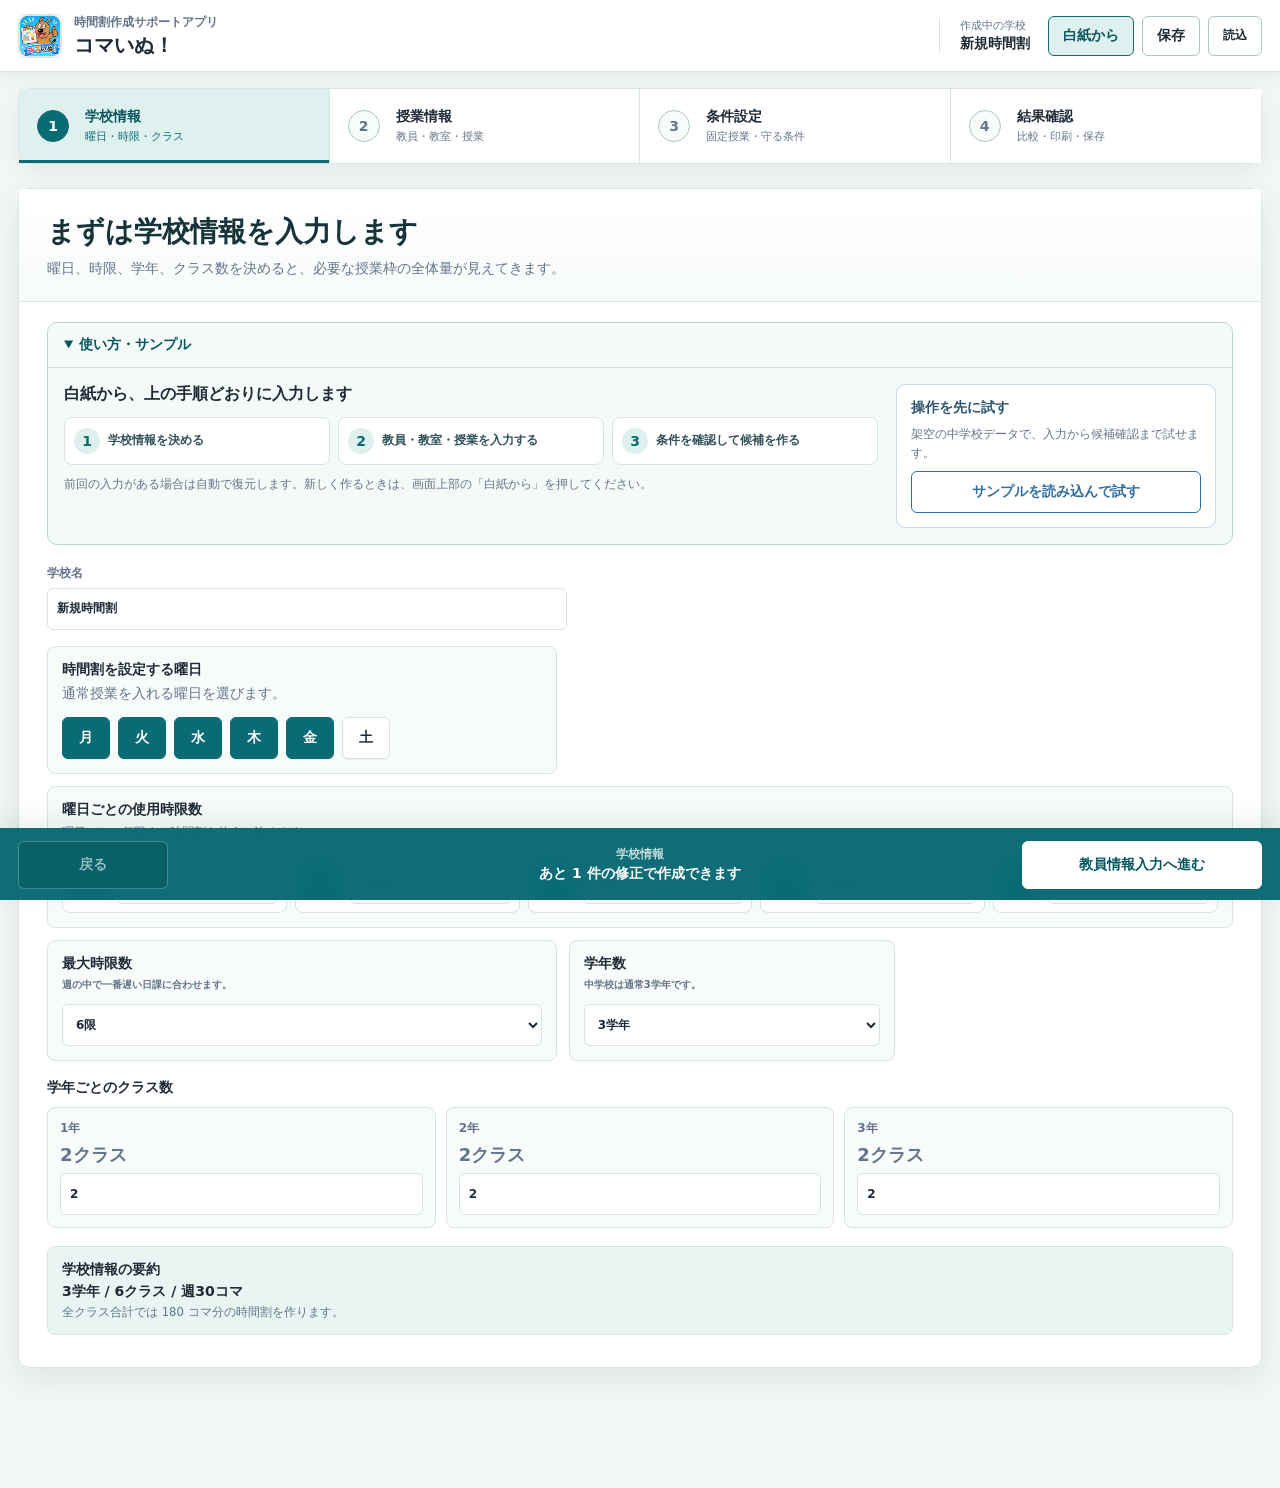
<file: index.html>
<!doctype html>
<html lang="ja">
<head>
  <meta charset="utf-8">
  <meta name="viewport" content="width=device-width, initial-scale=1">
  <meta http-equiv="refresh" content="0; url=app/index.html">
  <title>コマいぬ！を開く</title>
  <style>
    body {
      margin: 0;
      min-height: 100vh;
      display: grid;
      place-items: center;
      background: #eef5f3;
      color: #1f2a37;
      font-family: "Yu Gothic UI", "Meiryo", system-ui, sans-serif;
    }

    main {
      width: min(520px, calc(100vw - 32px));
      padding: 28px;
      border: 1px solid #d8e4e1;
      border-radius: 8px;
      background: #ffffff;
      box-shadow: 0 16px 34px rgba(20, 48, 55, 0.12);
      text-align: center;
    }

    h1 {
      margin: 0 0 10px;
      font-size: 24px;
    }

    p {
      margin: 0 0 18px;
      color: #64748b;
      line-height: 1.7;
    }

    a {
      display: inline-flex;
      align-items: center;
      justify-content: center;
      min-height: 42px;
      padding: 8px 18px;
      border-radius: 6px;
      background: #0a6b75;
      color: #ffffff;
      font-weight: 800;
      text-decoration: none;
    }
  </style>
</head>
<body>
  <main>
    <h1>コマいぬ！を開きます</h1>
    <p>自動で開かない場合は、下のボタンを押してください。</p>
    <a href="app/index.html">コマいぬ！を開く</a>
  </main>
  <script>
    window.location.replace("app/index.html");
  </script>
</body>
</html>
</file>
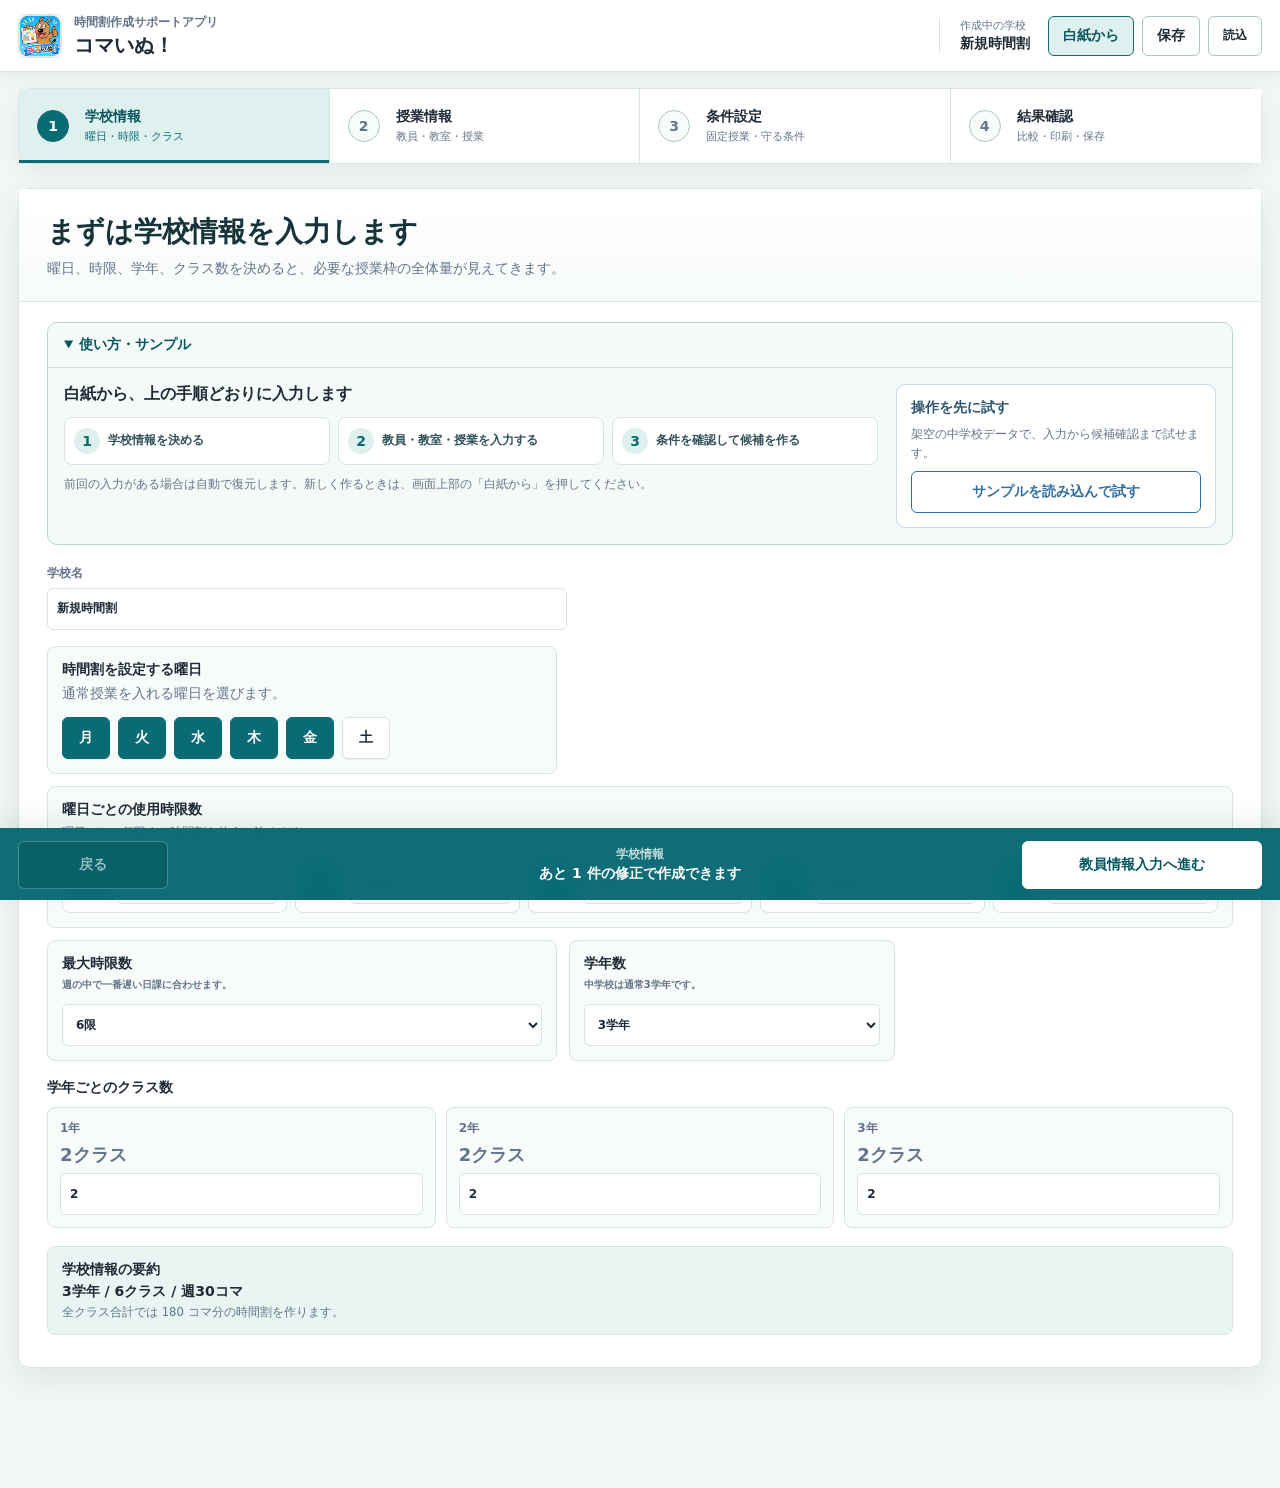
<file: app/index.html>
<!doctype html>
<html lang="ja">
<head>
  <meta charset="utf-8">
  <meta name="viewport" content="width=device-width, initial-scale=1">
  <title>コマいぬ！</title>
  <link rel="icon" href="assets/komainu-icon.png">
  <link rel="stylesheet" href="styles.css">
</head>
<body>
  <header class="app-header">
    <div class="brand-area">
      <div class="brand-mark" aria-hidden="true"><img src="assets/komainu-icon.png" alt=""></div>
      <div>
        <p class="eyebrow">時間割作成サポートアプリ</p>
        <h1>コマいぬ！</h1>
      </div>
    </div>
    <div class="header-school" aria-live="polite">
      <span>作成中の学校</span>
      <strong id="headerSchoolName">学校名未設定</strong>
    </div>
    <div class="header-actions">
      <button id="resetButton" type="button" class="start-over-button">白紙から</button>
      <button id="exportButton" type="button">保存</button>
      <label class="file-button">
        読込
        <input id="importInput" type="file" accept="application/json,.json">
      </label>
    </div>
  </header>
  <nav class="workflow-steps" aria-label="時間割作成の手順">
    <button class="tab step-button active" type="button" data-tab="school" data-stage="1">
      <span class="step-number">1</span>
      <span><strong>学校情報</strong><small>曜日・時限・クラス</small></span>
    </button>
    <div class="workflow-group" data-stage-group="2">
      <button class="tab step-button" type="button" data-tab="teachers" data-stage="2">
        <span class="step-number">2</span>
        <span><strong>授業情報</strong><small>教員・教室・授業</small></span>
      </button>
      <div class="step-subnav" aria-label="授業情報の内訳">
        <button class="tab subtab" type="button" data-tab="teachers">教員</button>
        <button class="tab subtab" type="button" data-tab="rooms">教室</button>
        <button class="tab subtab" type="button" data-tab="lessons">授業</button>
      </div>
    </div>
    <button class="tab step-button" type="button" data-tab="fixed" data-stage="3">
      <span class="step-number">3</span>
      <span><strong>条件設定</strong><small>固定授業・守る条件</small></span>
    </button>
    <button class="tab step-button" type="button" data-tab="results" data-stage="4">
      <span class="step-number">4</span>
      <span><strong>結果確認</strong><small>比較・印刷・保存</small></span>
    </button>
  </nav>

  <main class="app-shell">
    <section class="workspace">
      <div class="workspace-banner">
        <div class="banner-copy">
          <h2 id="guidanceTitle">学校の基本情報を入力しましょう</h2>
          <p id="guidanceText">時間割の土台になる曜日、時限、学年、クラス数を先に整えます。</p>
        </div>
      </div>

      <div id="blockingNotice" class="blocking-notice is-hidden"></div>
      <div id="undoNotice" class="undo-notice is-hidden" role="status" aria-live="polite"></div>
      <div class="legacy-status-sink" aria-hidden="true">
        <div id="progressChecklist"></div>
        <div id="statusSummary"></div>
        <div id="validationMessages"></div>
        <div id="railValidationHint"></div>
      </div>
      <section id="tab-school" class="tab-panel active">
        <div class="section-heading">
          <div>
            <h2>学校情報</h2>
            <p>学校名、時間割を設定する曜日、週の中で使う最大時限数、学年とクラス数を決めます。</p>
          </div>
        </div>
        <details class="getting-started" open>
          <summary>使い方・サンプル</summary>
          <div class="getting-started-body">
            <div>
              <h3>白紙から、上の手順どおりに入力します</h3>
              <ol class="getting-started-steps">
                <li><strong>1</strong><span>学校情報を決める</span></li>
                <li><strong>2</strong><span>教員・教室・授業を入力する</span></li>
                <li><strong>3</strong><span>条件を確認して候補を作る</span></li>
              </ol>
              <p class="start-data-note">前回の入力がある場合は自動で復元します。新しく作るときは、画面上部の「白紙から」を押してください。</p>
            </div>
            <div class="sample-start-panel">
              <strong>操作を先に試す</strong>
              <p>架空の中学校データで、入力から候補確認まで試せます。</p>
              <button id="loadSampleButton" type="button">サンプルを読み込んで試す</button>
            </div>
          </div>
        </details>
        <div class="school-setup">
          <label class="school-name-field">
            学校名
            <input id="schoolNameInput" type="text" maxlength="50">
          </label>
          <div class="school-choice-grid">
            <div class="choice-block">
              <div>
                <h3>時間割を設定する曜日</h3>
                <p>通常授業を入れる曜日を選びます。</p>
              </div>
              <div id="dayCheckboxes" class="choice-row"></div>
            </div>
            <div class="choice-block day-period-block">
              <span>
                <strong>曜日ごとの使用時限数</strong>
                <small>曜日ごとに何限まで時間割を使うか決めます。</small>
              </span>
              <div id="dayPeriodSettings" class="day-period-settings"></div>
            </div>
            <label class="choice-block">
              <span>
                <strong>最大時限数</strong>
                <small>週の中で一番遅い日課に合わせます。</small>
              </span>
              <select id="periodsInput">
                <option value="4">4限</option>
                <option value="5">5限</option>
                <option value="6">6限</option>
                <option value="7">7限</option>
                <option value="8">8限</option>
              </select>
            </label>
            <label class="choice-block">
              <span>
                <strong>学年数</strong>
                <small>中学校は通常3学年です。</small>
              </span>
              <select id="gradeCountInput">
                <option value="1">1学年</option>
                <option value="2">2学年</option>
                <option value="3">3学年</option>
                <option value="4">4学年</option>
                <option value="5">5学年</option>
                <option value="6">6学年</option>
                <option value="7">7学年</option>
                <option value="8">8学年</option>
                <option value="9">9学年</option>
              </select>
            </label>
          </div>
        </div>
        <div class="field-group">
          <h3>学年ごとのクラス数</h3>
          <div id="classCounts" class="class-counts"></div>
        </div>
        <div id="schoolSummary" class="input-summary"></div>
      </section>

      <section id="tab-teachers" class="tab-panel">
        <div class="section-heading">
          <div>
            <h2>教員</h2>
            <p>担当者コードと勤務不可時間を入力します。</p>
          </div>
          <button id="addTeacherButton" type="button">教員を追加</button>
        </div>
        <div id="teacherOverview" class="teacher-overview"></div>
        <div id="teachersTable" class="editable-list"></div>
      </section>

      <section id="tab-rooms" class="tab-panel">
        <div class="section-heading">
          <div>
            <h2>教室</h2>
            <p>特別教室の種類と数を設定します。</p>
          </div>
          <button id="addRoomButton" type="button">教室を追加</button>
        </div>
        <div id="roomsTable" class="editable-list"></div>
      </section>

      <section id="tab-lessons" class="tab-panel">
        <div class="section-heading">
          <div>
            <h2>授業情報</h2>
            <p>教科、週時数、担当教員、使う教室をそろえます。迷う場合は標準例から始められます。</p>
          </div>
          <div class="section-actions">
            <button id="useStandardSampleButton" type="button">中学校の標準例を使う</button>
            <button id="addLessonButton" type="button">授業を追加</button>
          </div>
        </div>
        <details class="curriculum-settings">
          <summary>全クラスの基準設定（教育課程マスタ）</summary>
          <p>標準時数や教室、配置ルールを変更できます。既存の授業へ使うときは、変更した教科の「授業情報へ反映」を押します。</p>
          <div id="curriculumPanel"></div>
        </details>
        <div id="lessonsTable" class="editable-list wide"></div>
      </section>

      <section id="tab-fixed" class="tab-panel">
        <div class="section-heading">
          <div>
            <h2>条件設定</h2>
            <p>固定したい授業を選び、表の空きマスをクリックします。登録した週時数を超える固定はできません。</p>
          </div>
        </div>
        <div class="condition-workbench">
          <div class="fixed-board-panel">
            <div class="fixed-board-lead">
              <div>
                <h3>固定授業を表で入れる</h3>
                <p>クラスと授業を選び、固定したいマスを押します。</p>
              </div>
              <div id="fixedBoardStatus" class="fixed-board-status" aria-live="polite"></div>
            </div>
            <div class="fixed-board-controls">
              <label>
                クラス
                <select id="fixedBoardClassSelect"></select>
              </label>
              <label>
                固定する授業
                <select id="fixedBoardLessonSelect"></select>
              </label>
            </div>
            <p id="fixedBoardHint" class="fixed-board-hint"></p>
            <div id="fixedBoard" class="fixed-board"></div>
          </div>
          <aside id="conditionReviewPanel" class="condition-review-panel" aria-live="polite"></aside>
        </div>
        <details class="manual-fixed-settings">          <summary>固定授業を一覧で細かく編集</summary>
          <div class="details-body">
            <div class="detail-action-row">
              <p>表で入れにくい固定授業だけ、一覧で追加・修正できます。</p>
              <button id="addFixedButton" type="button">固定行を追加</button>
            </div>
            <div id="fixedTable" class="editable-list wide"></div>
          </div>
        </details>
        <details class="constraint-details">
          <summary>守る条件の詳細を開く</summary>
          <div class="constraint-area">
            <section>
              <h3>必ず守る条件</h3>
              <div id="hardConstraints" class="constraint-list"></div>
            </section>
            <section>
              <h3>できれば守る条件</h3>
              <div id="softConstraints" class="constraint-list"></div>
            </section>
          </div>
        </details>
      </section>

      <section id="tab-results" class="tab-panel">
        <div class="section-heading">
          <div>
            <h2>候補表示</h2>
            <p>候補ごとの時間割、違反、スコア、改善候補を確認します。</p>
          </div>
        </div>
        <div id="candidateSummary" class="candidate-summary"></div>
        <div class="result-layout">
          <div class="result-main">
            <div class="result-toolbar">
              <div class="result-view-control">
                <span>表示</span>
                <div class="result-view-toggle" role="group" aria-label="結果の表示方法">
                  <button id="singleClassViewButton" class="view-toggle-button active" type="button" data-result-view="single">1クラス</button>
                  <button id="allClassesViewButton" class="view-toggle-button" type="button" data-result-view="all">全クラス一覧</button>
                </div>
              </div>
              <label id="classViewControl" class="compact-label">
                表示クラス
                <select id="classViewSelect"></select>
              </label>
              <button id="printResultButton" type="button" class="print-button">PDF保存 / 印刷</button>
            </div>
            <div id="timetableGrid" class="timetable-grid"></div>
          </div>
          <aside id="candidateDetails" class="details-panel"></aside>
        </div>
      </section>
    </section>
  </main>

  <footer class="workflow-footer" aria-label="前後の手順へ移動">
    <button id="backStepButton" type="button">戻る</button>
    <div class="footer-progress">
      <span id="currentStepLabel">学校情報</span>
      <strong id="footerStatus">入力内容を確認中</strong>
    </div>
    <button id="nextStepButton" type="button" class="primary">次へ進む</button>
  </footer>

  <datalist id="subjectSuggestions">    <option value="国語"></option>
    <option value="社会"></option>
    <option value="数学"></option>
    <option value="理科"></option>
    <option value="音楽"></option>
    <option value="美術"></option>
    <option value="保体"></option>
    <option value="技術"></option>
    <option value="家庭科"></option>
    <option value="英語"></option>
    <option value="道徳"></option>
    <option value="学活"></option>
    <option value="総合"></option>
  </datalist>

  <script src="scripts/state.js"></script>
  <script src="scripts/sample-data.js"></script>
  <script src="scripts/validation.js"></script>
  <script src="scripts/scoring.js"></script>
  <script src="scripts/timetable-core.js"></script>
  <script src="scripts/import-export.js"></script>
  <script src="scripts/main.js"></script>
</body>
</html>
</file>
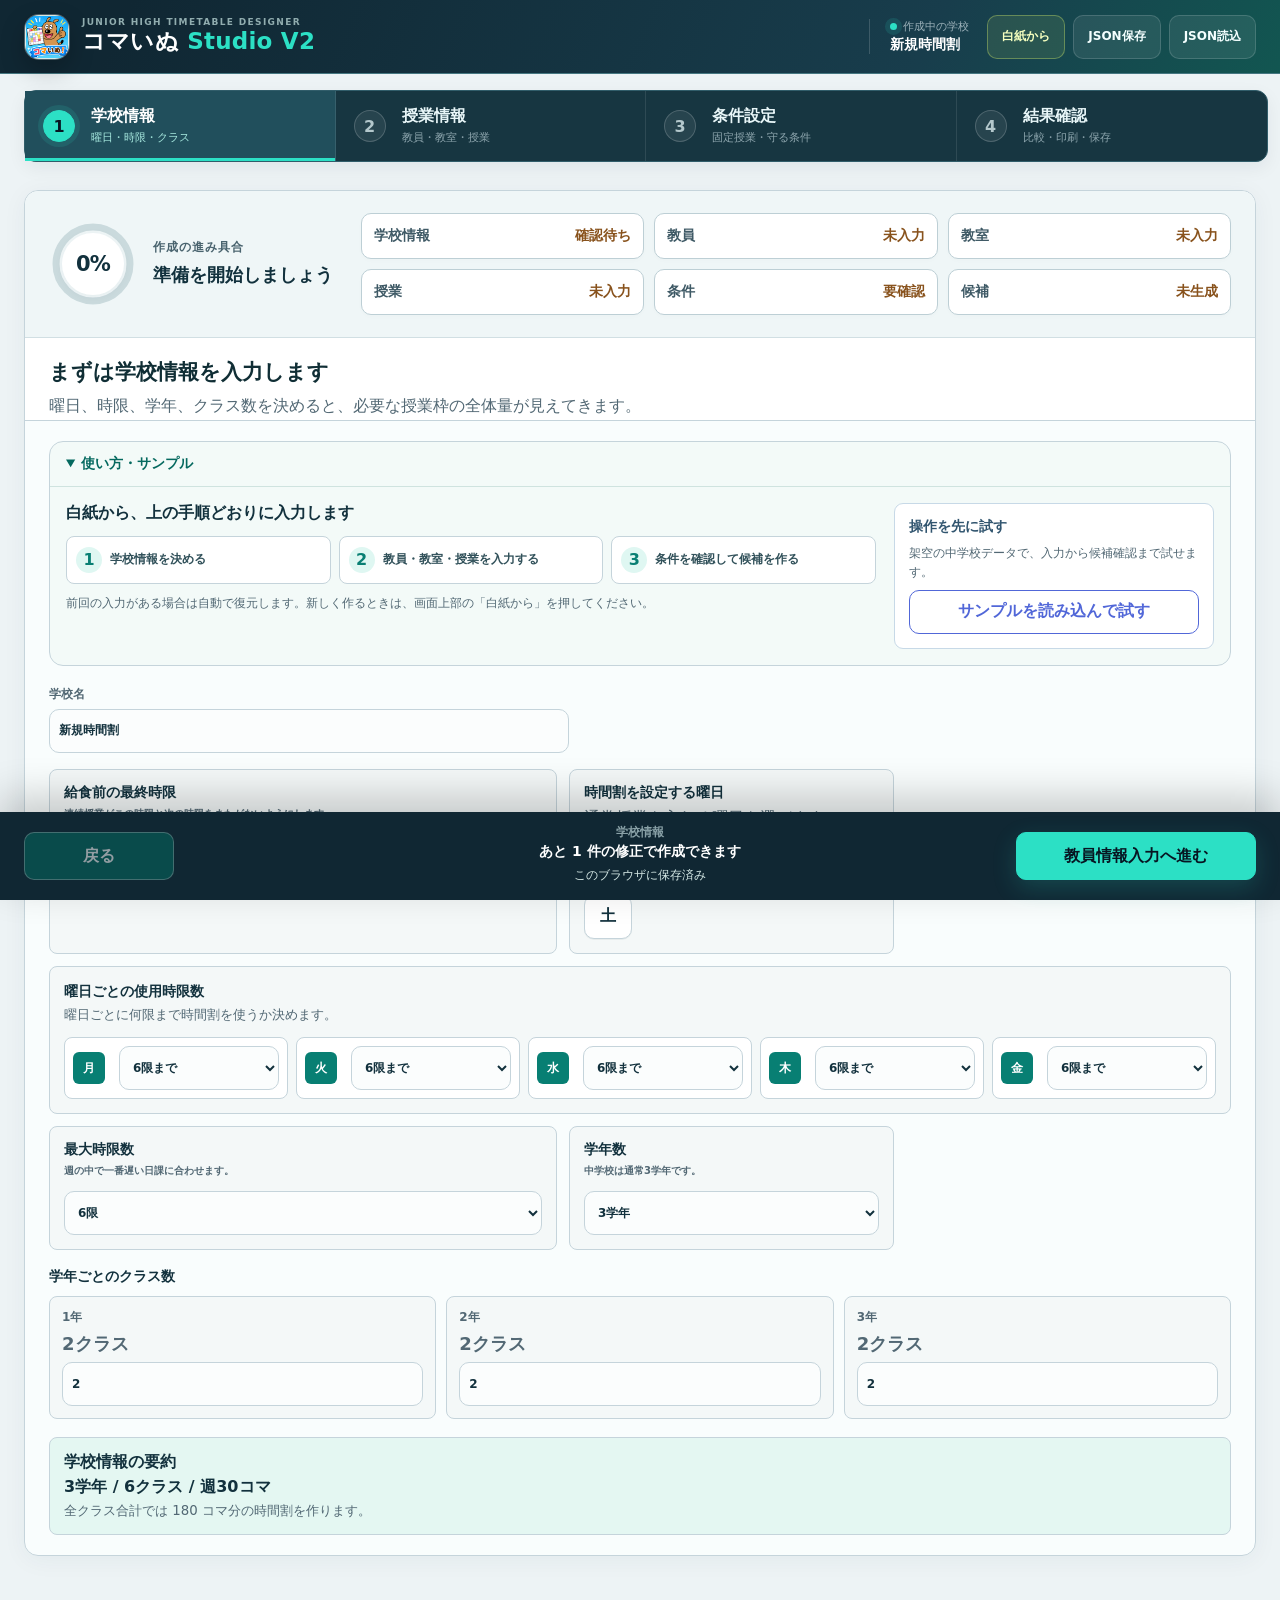
<file: komainu-studio-v2/index.html>
<!doctype html>
<html lang="ja">
<head>
  <meta charset="utf-8">
  <meta name="viewport" content="width=device-width, initial-scale=1">
  <title>コマいぬ Studio V2 | 中学校時間割デザイナー</title>
  <link rel="icon" href="assets/komainu-icon.png">
  <link rel="stylesheet" href="styles.css">
  <link rel="stylesheet" href="studio.css">
  <link rel="stylesheet" href="v2.css">
</head>
<body>
  <a class="skip-link" href="#mainWorkspace">メイン画面へ移動</a>
  <div class="studio-backdrop" aria-hidden="true">
    <span class="studio-orb studio-orb-a"></span>
    <span class="studio-orb studio-orb-b"></span>
    <span class="studio-grid-lines"></span>
  </div>
  <header class="app-header">
    <div class="brand-area">
      <div class="brand-mark" aria-hidden="true"><img src="assets/komainu-icon.png" alt=""></div>
      <div>
        <p class="eyebrow">JUNIOR HIGH TIMETABLE DESIGNER</p>
        <h1>コマいぬ <span>Studio V2</span></h1>
      </div>
    </div>
    <div class="header-school" aria-live="polite">
      <span><i aria-hidden="true"></i> 作成中の学校</span>
      <strong id="headerSchoolName">学校名未設定</strong>
    </div>
    <div class="header-actions">
      <button id="resetButton" type="button" class="start-over-button">白紙から</button>
      <button id="exportButton" type="button">JSON保存</button>
      <button id="recoveryButton" type="button" hidden>復旧用JSONを保存</button>
      <label class="file-button">
        JSON読込
        <input id="importInput" type="file" accept="application/json,.json">
      </label>
    </div>
  </header>
  <nav class="workflow-steps" aria-label="時間割作成の手順">
    <button class="tab step-button active" type="button" data-tab="school" data-stage="1">
      <span class="step-number">1</span>
      <span><strong>学校情報</strong><small>曜日・時限・クラス</small></span>
    </button>
    <div class="workflow-group" data-stage-group="2">
      <button class="tab step-button" type="button" data-tab="teachers" data-stage="2">
        <span class="step-number">2</span>
        <span><strong>授業情報</strong><small>教員・教室・授業</small></span>
      </button>
      <div class="step-subnav" aria-label="授業情報の内訳">
        <button class="tab subtab" type="button" data-tab="teachers">教員</button>
        <button class="tab subtab" type="button" data-tab="rooms">教室</button>
        <button class="tab subtab" type="button" data-tab="lessons">授業</button>
      </div>
    </div>
    <button class="tab step-button" type="button" data-tab="fixed" data-stage="3">
      <span class="step-number">3</span>
      <span><strong>条件設定</strong><small>固定授業・守る条件</small></span>
    </button>
    <button class="tab step-button" type="button" data-tab="results" data-stage="4">
      <span class="step-number">4</span>
      <span><strong>結果確認</strong><small>比較・印刷・保存</small></span>
    </button>
  </nav>

  <main id="mainWorkspace" class="app-shell">
    <section class="workspace" data-ui="studio-workspace">
      <section class="studio-dashboard" aria-label="作成状況ダッシュボード">
        <div class="readiness-panel">
          <div id="readinessRing" class="readiness-ring" role="progressbar" aria-label="作成の進み具合" aria-valuemin="0" aria-valuemax="100" aria-valuenow="0">
            <svg class="readiness-chart" viewBox="0 0 100 100" aria-hidden="true" focusable="false">
              <circle class="readiness-track" cx="50" cy="50" r="42" />
              <circle class="readiness-arc" cx="50" cy="50" r="42" pathLength="100" style="stroke-dashoffset:100" />
            </svg>
            <div class="readiness-value">
              <strong id="readinessPercent">0%</strong>
              <span>READY</span>
            </div>
          </div>
          <div class="readiness-copy">
            <span class="studio-kicker">作成の進み具合</span>
            <h2 id="dashboardHeadline">時間割づくりの準備状況</h2>
            <p id="dashboardDescription">入力に合わせて、次に進める操作を案内します。</p>
          </div>
        </div>
        <div id="progressChecklist" class="studio-progress" aria-label="入力進捗"></div>
        <div id="statusSummary" class="studio-metrics" aria-live="polite"></div>
        <div class="next-action-card">
          <span class="studio-kicker">NEXT BEST ACTION</span>
          <strong id="dashboardActionTitle">学校情報を確認</strong>
          <p id="dashboardActionText">最初の画面から順に入力します。</p>
          <button id="dashboardActionButton" type="button">この操作へ進む</button>
        </div>
      </section>
      <div class="workspace-banner">
        <div class="banner-copy">
          <h2 id="guidanceTitle">学校の基本情報を入力しましょう</h2>
          <p id="guidanceText">時間割の土台になる曜日、時限、学年、クラス数を先に整えます。</p>
        </div>
      </div>

      <div id="blockingNotice" class="blocking-notice is-hidden"></div>
      <div id="undoNotice" class="undo-notice is-hidden" role="status" aria-live="polite"></div>
      <section id="searchStatus" class="search-status is-hidden" role="status" aria-live="polite"><strong id="searchStatusTitle"></strong><span id="searchStatusDetail"></span><button id="cancelSearchButton" type="button">探索を中止</button></section>
      <div class="legacy-status-sink" aria-hidden="true">
        <div id="validationMessages"></div>
        <div id="railValidationHint"></div>
      </div>
      <section id="tab-school" class="tab-panel active">
        <div class="section-heading">
          <div>
            <h2>学校情報</h2>
            <p>学校名、時間割を設定する曜日、週の中で使う最大時限数、学年とクラス数を決めます。</p>
          </div>
        </div>
        <details class="getting-started" open>
          <summary>使い方・サンプル</summary>
          <div class="getting-started-body">
            <div>
              <h3>白紙から、上の手順どおりに入力します</h3>
              <ol class="getting-started-steps">
                <li><strong>1</strong><span>学校情報を決める</span></li>
                <li><strong>2</strong><span>教員・教室・授業を入力する</span></li>
                <li><strong>3</strong><span>条件を確認して候補を作る</span></li>
              </ol>
              <p class="start-data-note">前回の入力がある場合は自動で復元します。新しく作るときは、画面上部の「白紙から」を押してください。</p>
            </div>
            <div class="sample-start-panel">
              <strong>操作を先に試す</strong>
              <p>架空の中学校データで、入力から候補確認まで試せます。</p>
              <button id="loadSampleButton" type="button">サンプルを読み込んで試す</button>
            </div>
          </div>
        </details>
        <div class="school-setup">
          <label class="school-name-field">
            学校名
            <input id="schoolNameInput" type="text" maxlength="50">
          </label>
          <div class="school-choice-grid">
            <label class="choice-block"><span><strong>給食前の最終時限</strong><small>連続授業がこの時限と次の時限をまたがないようにします。</small></span><select id="lunchBreakInput"><option value="1">1限</option><option value="2">2限</option><option value="3">3限</option><option value="4">4限</option><option value="5">5限</option><option value="6">6限</option><option value="7">7限</option><option value="8">8限（授業後）</option></select></label>
            <div class="choice-block">
              <div>
                <h3>時間割を設定する曜日</h3>
                <p>通常授業を入れる曜日を選びます。</p>
              </div>
              <div id="dayCheckboxes" class="choice-row"></div>
            </div>
            <div class="choice-block day-period-block">
              <span>
                <strong>曜日ごとの使用時限数</strong>
                <small>曜日ごとに何限まで時間割を使うか決めます。</small>
              </span>
              <div id="dayPeriodSettings" class="day-period-settings"></div>
            </div>
            <label class="choice-block">
              <span>
                <strong>最大時限数</strong>
                <small>週の中で一番遅い日課に合わせます。</small>
              </span>
              <select id="periodsInput">
                <option value="4">4限</option>
                <option value="5">5限</option>
                <option value="6">6限</option>
                <option value="7">7限</option>
                <option value="8">8限</option>
              </select>
            </label>
            <label class="choice-block">
              <span>
                <strong>学年数</strong>
                <small>中学校は通常3学年です。</small>
              </span>
              <select id="gradeCountInput">
                <option value="1">1学年</option>
                <option value="2">2学年</option>
                <option value="3">3学年</option>
                <option value="4">4学年</option>
                <option value="5">5学年</option>
                <option value="6">6学年</option>
                <option value="7">7学年</option>
                <option value="8">8学年</option>
                <option value="9">9学年</option>
              </select>
            </label>
          </div>
        </div>
        <div class="field-group">
          <h3>学年ごとのクラス数</h3>
          <div id="classCounts" class="class-counts"></div>
        </div>
        <div id="schoolSummary" class="input-summary"></div>
      </section>

      <section id="tab-teachers" class="tab-panel">
        <div class="section-heading">
          <div>
            <h2>教員</h2>
            <p>担当者コードと勤務不可時間を入力します。</p>
          </div>
          <button id="addTeacherButton" type="button">教員を追加</button>
        </div>
        <div id="teacherOverview" class="teacher-overview"></div>
        <div id="teachersTable" class="editable-list"></div>
      </section>

      <section id="tab-rooms" class="tab-panel">
        <div class="section-heading">
          <div>
            <h2>教室</h2>
            <p>特別教室の種類と数を設定します。</p>
          </div>
          <button id="addRoomButton" type="button">教室を追加</button>
        </div>
        <div id="roomsTable" class="editable-list"></div>
      </section>

      <section id="tab-lessons" class="tab-panel">
        <div class="section-heading">
          <div>
            <h2>授業情報</h2>
            <p>教科、週時数、担当教員、使う教室をそろえます。迷う場合は標準例から始められます。</p>
          </div>
          <div class="section-actions">
            <button id="useStandardSampleButton" type="button">中学校の標準例を使う</button>
            <button id="addLessonButton" type="button">授業を追加</button>
          </div>
        </div>
        <div class="lesson-toolbelt" role="search">
          <label for="lessonSearchInput">
            <span>授業を検索</span>
            <input id="lessonSearchInput" type="search" placeholder="クラス・教科・教員・教室で絞り込み" autocomplete="off">
          </label>
          <span id="lessonSearchCount" class="search-result-count" aria-live="polite">0件</span>
          <button id="clearLessonSearchButton" type="button">検索を解除</button>
        </div>
        <section class="course-change-launcher" aria-labelledby="courseChangeTitle"><div><h3 id="courseChangeTitle">教育課程の変更</h3><p>新設・時数変更・廃止を、対象クラスを確認しながらまとめて設定できます。</p></div><div class="course-change-actions"><button type="button" data-course-command="add">＋ 新教科を追加</button><button type="button" data-course-command="hours">週時数を変更</button><button type="button" data-course-command="retire">教科を廃止</button></div></section>
        <section id="courseChangeEditor" class="course-change-editor" aria-label="教育課程の変更手順" hidden></section>
        <details class="curriculum-settings">
          <summary>詳細設定：教育課程の版・年間目標・A/B週・教科マスタ</summary>
          <p>標準時数や教室、配置ルールを変更できます。既存の授業へ使うときは、変更した教科の「授業情報へ反映」を押します。</p>
          <div id="curriculumPanel"></div>
        </details>
        <div id="lessonsTable" class="editable-list wide"></div>
      </section>

      <section id="tab-fixed" class="tab-panel">
        <details class="daily-targets"><summary>探索の設定・再現</summary><label>探索順序の番号（seed）<input id="searchSeedInput" type="number" min="1" max="999999" value="1"></label><p>同じ条件・番号で同じ順序を試します。必要に応じて順序を自動変更し、合計15〜60秒で区切ります。番号を変えて再試行もできます。</p></details>
        <details class="daily-targets"><summary>作成に使う日課を確認</summary><div id="dailyTargets"></div></details>
        <div class="section-heading">
          <div>
            <h2>条件設定</h2>
            <p>固定したい授業を選び、表の空きマスをクリックします。登録した週時数を超える固定はできません。</p>
          </div>
        </div>
        <div class="condition-workbench">
          <div class="fixed-board-panel">
            <div class="fixed-board-lead">
              <div>
                <h3>固定授業を表で入れる</h3>
                <p>クラスと授業を選び、固定したいマスを押します。</p>
              </div>
              <div id="fixedBoardStatus" class="fixed-board-status" aria-live="polite"></div>
            </div>
            <div class="fixed-board-controls">
              <label>
                クラス
                <select id="fixedBoardClassSelect"></select>
              </label>
              <label>
                固定する授業
                <select id="fixedBoardLessonSelect"></select>
              </label>
            </div>
            <p id="fixedBoardHint" class="fixed-board-hint"></p>
            <div id="fixedBoard" class="fixed-board"></div>
          </div>
          <aside id="conditionReviewPanel" class="condition-review-panel" aria-live="polite"></aside>
        </div>
        <details class="manual-fixed-settings">          <summary>固定授業を一覧で細かく編集</summary>
          <div class="details-body">
            <div class="detail-action-row">
              <p>表で入れにくい固定授業だけ、一覧で追加・修正できます。</p>
              <button id="addFixedButton" type="button">固定行を追加</button>
            </div>
            <div id="fixedTable" class="editable-list wide"></div>
          </div>
        </details>
        <details class="constraint-details">
          <summary>守る条件の詳細を開く</summary>
          <div class="constraint-area">
            <section>
              <h3>必ず守る条件</h3>
              <div id="hardConstraints" class="constraint-list"></div>
            </section>
            <section>
              <h3>できれば守る条件</h3>
              <div id="softConstraints" class="constraint-list"></div>
            </section>
          </div>
        </details>
      </section>

      <section id="tab-results" class="tab-panel">
        <div class="section-heading">
          <div>
            <h2>候補表示</h2>
            <p>候補ごとの時間割、違反、スコア、改善候補を確認します。</p>
          </div>
        </div>
        <div id="candidateSummary" class="candidate-summary"></div>
        <div class="result-layout">
          <div class="result-main">
            <div class="result-toolbar">
              <div class="result-view-control">
                <span>表示</span>
                <div class="result-view-toggle" role="group" aria-label="結果の表示方法">
                  <button id="singleClassViewButton" class="view-toggle-button active" type="button" data-result-view="single">1クラス</button>
                  <button id="allClassesViewButton" class="view-toggle-button" type="button" data-result-view="all">全クラス一覧</button>
                  <button id="teacherViewButton" class="view-toggle-button" type="button" data-result-view="teacher">教員別</button>
                  <button id="roomViewButton" class="view-toggle-button" type="button" data-result-view="room">教室別</button>
                </div>
              </div>
              <label id="classViewControl" class="compact-label">
                表示クラス
                <select id="classViewSelect"></select>
              </label>
              <label id="resourceViewControl" class="compact-label is-hidden">
                <span id="resourceViewLabel">表示対象</span>
                <select id="resourceViewSelect"></select>
              </label>
              <div class="result-adjust-actions">
                <button id="adjustModeButton" type="button" class="adjust-mode-button" aria-pressed="false">安全な入れ替え</button>
                <button id="undoStudioEditButton" type="button" disabled>変更を戻す</button>
              </div>
              <button id="printResultButton" type="button" class="print-button">現在の表示を印刷</button>
            </div>
            <div id="adjustmentHint" class="adjustment-hint is-hidden" role="status" aria-live="polite">
              <strong>入れ替えモード</strong>
              <span>授業が入っているマス、移動先の順に選択します。必須条件を破る変更は自動で取り消します。</span>
            </div>
            <div id="timetableGrid" class="timetable-grid"></div>
          </div>
          <aside id="candidateDetails" class="details-panel"></aside>
        </div>
      </section>
    </section>
  </main>

  <footer class="workflow-footer" aria-label="前後の手順へ移動">
    <button id="backStepButton" type="button">戻る</button>
    <div class="footer-progress">
      <span id="currentStepLabel">学校情報</span>
      <strong id="footerStatus">入力内容を確認中</strong>
      <small id="saveStatus">Studio内に自動保存</small>
    </div>
    <button id="nextStepButton" type="button" class="primary">次へ進む</button>
  </footer>

  <div id="toastRegion" class="toast-region" aria-live="polite" aria-atomic="true"></div>

  <datalist id="subjectSuggestions">    <option value="国語"></option>
    <option value="社会"></option>
    <option value="数学"></option>
    <option value="理科"></option>
    <option value="音楽"></option>
    <option value="美術"></option>
    <option value="保体"></option>
    <option value="技術"></option>
    <option value="家庭科"></option>
    <option value="英語"></option>
    <option value="道徳"></option>
    <option value="学活"></option>
    <option value="総合"></option>
  </datalist>

  <script src="scripts/state.js"></script>
  <script src="scripts/sample-data.js"></script>
  <script src="scripts/validation.js"></script>
  <script src="scripts/scoring.js"></script>
  <script src="scripts/timetable-core.js"></script>
  <script src="scripts/import-export.js"></script>
  <script src="scripts/studio-core.js"></script>
  <script src="scripts/curriculum-evolution.js"></script>
  <script src="scripts/curriculum-evolution-ui.js"></script>
  <script src="scripts/v2-contract.js"></script>
  <script src="scripts/course-changes.js"></script>
  <script src="scripts/course-changes-ui.js"></script>
  <script src="scripts/main.js"></script>
  <script src="scripts/studio-motion.js"></script>
</body>
</html>
</file>
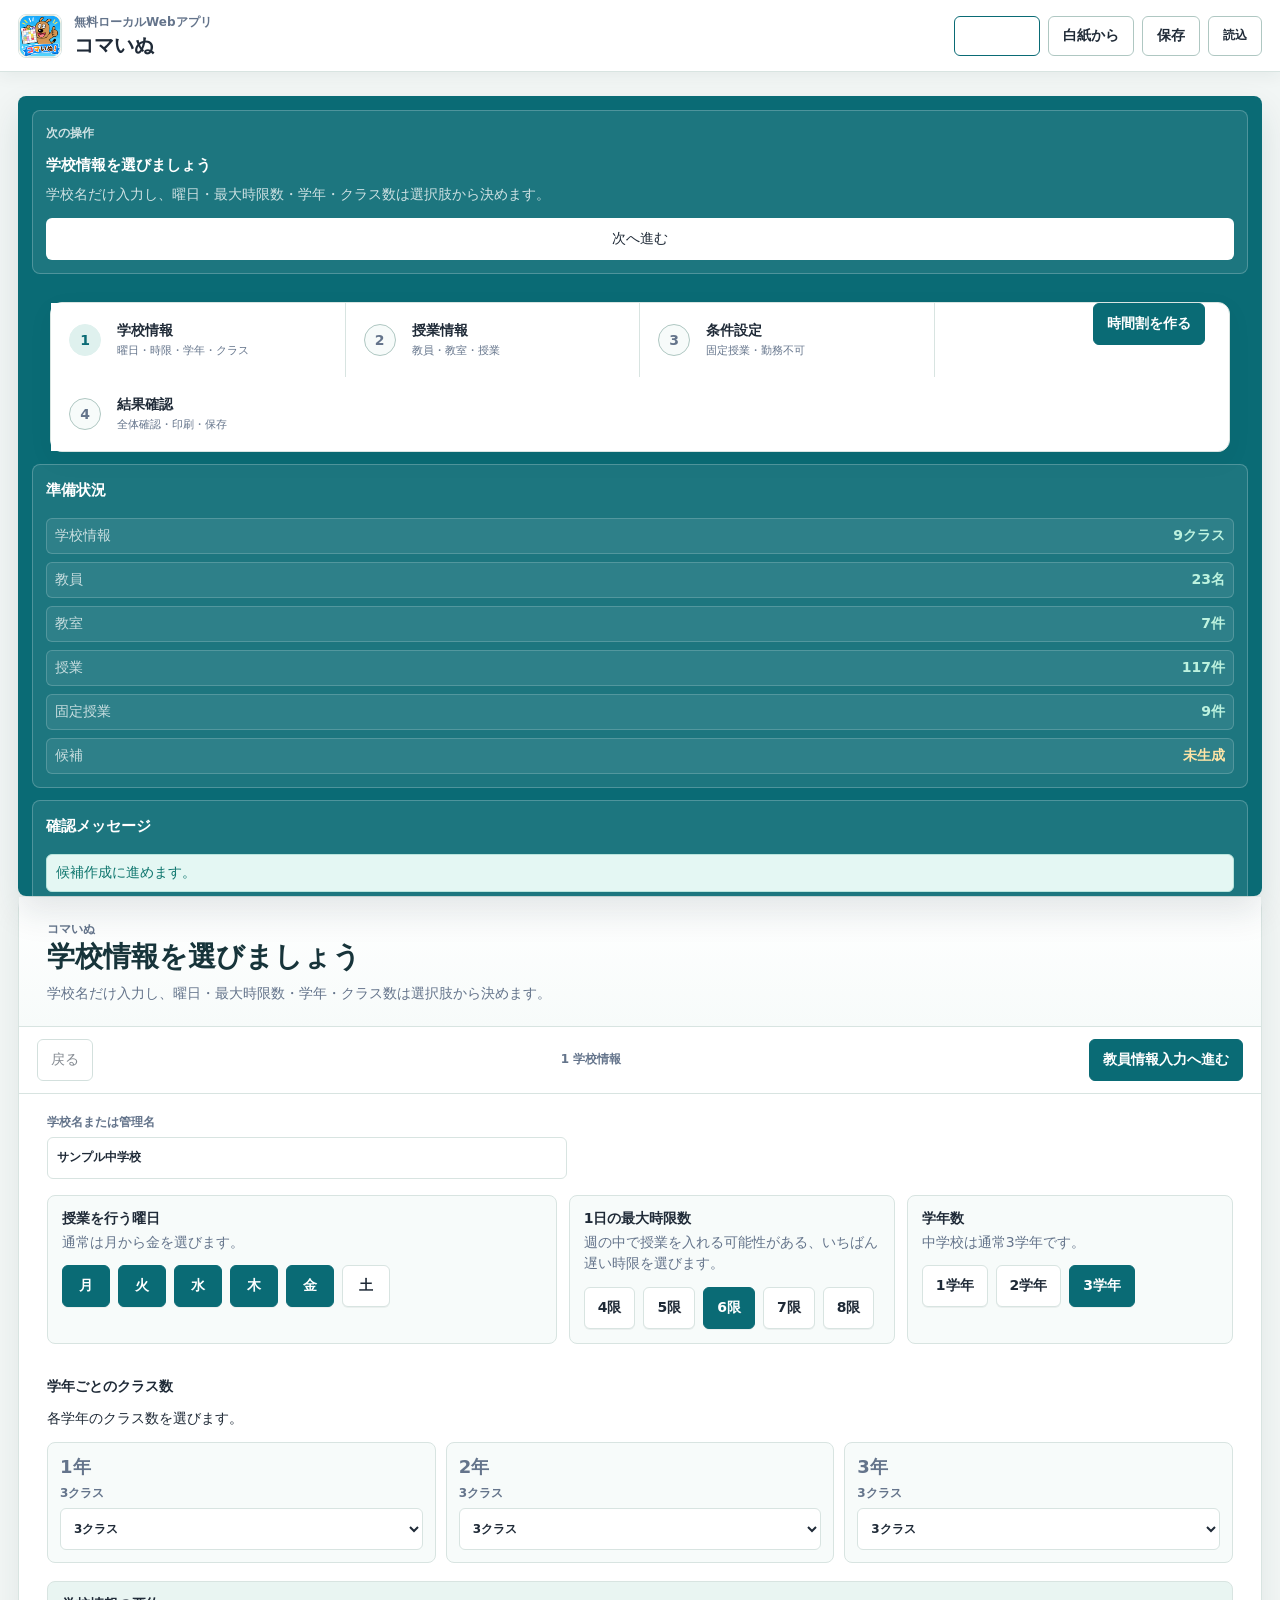
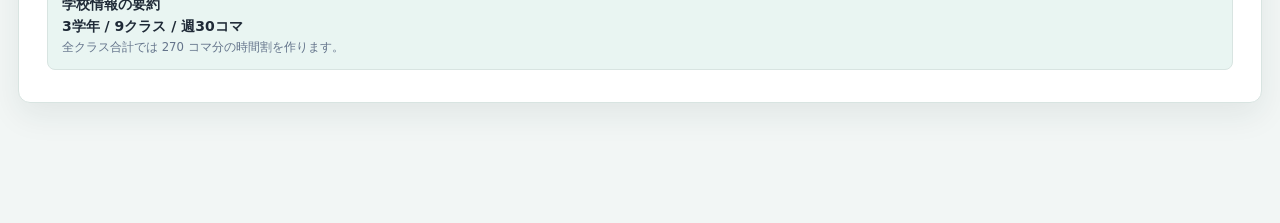
<file: app/index - コピー.html>
<!doctype html>
<html lang="ja">
<head>
  <meta charset="utf-8">
  <meta name="viewport" content="width=device-width, initial-scale=1">
  <title>コマいぬ</title>
  <link rel="icon" href="assets/komainu-icon.png">
  <link rel="stylesheet" href="styles.css">
</head>
<body>
  <header class="app-header">
    <div class="brand-area">
      <div class="brand-mark" aria-hidden="true"><img src="assets/komainu-icon.png" alt=""></div>
      <div>
        <p class="eyebrow">無料ローカルWebアプリ</p>
        <h1>コマいぬ</h1>
      </div>
    </div>
    <div class="header-actions">
      <button id="loadSampleButton" type="button" class="primary">まず試す</button>
      <button id="resetButton" type="button">白紙から</button>
      <button id="exportButton" type="button">保存</button>
      <label class="file-button">
        読込
        <input id="importInput" type="file" accept="application/json,.json">
      </label>
    </div>
  </header>

  <main class="app-shell">
    <aside class="guide-panel" aria-label="入力ナビ">
      <section class="guide-start">
        <p class="eyebrow">次の操作</p>
        <h2 id="guideTitle">まずは学校情報を選びます</h2>
        <p id="guideText">学校名だけ入力し、曜日・時限・学年・クラス数は選んで設定します。</p>
        <button id="guideActionButton" type="button">次へ進む</button>
      </section>

      <nav class="workflow-steps" aria-label="時間割作成の手順">
        <button class="tab step-button active" type="button" data-tab="school">
          <span class="step-number">1</span>
          <span><strong>学校情報</strong><small>曜日・時限・学年・クラス</small></span>
        </button>
        <div class="workflow-group" data-stage-group="2">
          <div class="step-button static">
            <span class="step-number">2</span>
            <span><strong>授業情報</strong><small>教員・教室・授業</small></span>
          </div>
          <div class="step-subnav">
            <button class="tab subtab" type="button" data-tab="teachers">教員</button>
            <button class="tab subtab" type="button" data-tab="rooms">教室</button>
            <button class="tab subtab" type="button" data-tab="lessons">授業</button>
          </div>
        </div>
        <button class="tab step-button" type="button" data-tab="fixed">
          <span class="step-number">3</span>
          <span><strong>条件設定</strong><small>固定授業・勤務不可</small></span>
        </button>
        <div class="generate-panel">
          <span>入力と条件を確認したら</span>
          <button id="railGenerateButton" class="primary generate-button" type="button">時間割を作る</button>
        </div>
        <button class="tab step-button" type="button" data-tab="results">
          <span class="step-number">4</span>
          <span><strong>結果確認</strong><small>全体確認・印刷・保存</small></span>
        </button>
      </nav>

      <section class="side-section">
        <h2>準備状況</h2>
        <div id="progressChecklist" class="progress-checklist"></div>
      </section>

      <section class="side-section">
        <h2>確認メッセージ</h2>
        <div id="validationMessages" class="message-list"></div>
      </section>
    </aside>

    <section class="workspace">
      <div class="workspace-banner">
        <div class="banner-copy">
          <p class="eyebrow">コマいぬ</p>
          <h2 id="guidanceTitle">学校情報を選びましょう</h2>
          <p id="guidanceText">学校名だけ入力し、ほかの基本設定は選択肢から決めます。</p>
        </div>
      </div>

      <div class="next-action-bar">
        <button id="backStepButton" type="button">戻る</button>
        <span id="currentStepLabel">1 学校情報</span>
        <button id="nextStepButton" type="button" class="primary">次へ</button>
      </div>

      <section id="tab-school" class="tab-panel active">
        <div class="section-heading">
          <div>
            <h2>学校情報</h2>
            <p>学校名だけ入力し、曜日・時限・学年・クラス数は選択式で決めます。</p>
          </div>
        </div>

        <div class="school-setup">
          <label class="school-name-field">
            学校名または管理名
            <input id="schoolNameInput" type="text" maxlength="50">
          </label>

          <div class="school-choice-grid">
            <section class="choice-block">
              <div>
                <h3>授業を行う曜日</h3>
                <p>通常は月から金を選びます。</p>
              </div>
              <div id="dayChoices" class="choice-row"></div>
            </section>

            <section class="choice-block">
              <div>
                <h3>1日の最大時限数</h3>
                <p>週の中で授業を入れる可能性がある、いちばん遅い時限を選びます。</p>
              </div>
              <div id="periodChoices" class="choice-row"></div>
            </section>

            <section class="choice-block">
              <div>
                <h3>学年数</h3>
                <p>中学校は通常3学年です。</p>
              </div>
              <div id="gradeChoices" class="choice-row"></div>
            </section>
          </div>

          <section class="field-group">
            <div class="inline-heading">
              <h3>学年ごとのクラス数</h3>
              <p>各学年のクラス数を選びます。</p>
            </div>
            <div id="classCounts" class="class-counts"></div>
          </section>
        </div>

        <div id="schoolSummary" class="input-summary"></div>
      </section>

      <section id="tab-teachers" class="tab-panel">
        <div class="section-heading">
          <div>
            <h2>教員</h2>
            <p>一覧は短く表示し、必要な教員だけ開いて勤務不可時間を設定します。</p>
          </div>
          <button id="addTeacherButton" type="button">教員を追加</button>
        </div>

        <div class="teacher-toolbar">
          <label>
            教員を検索
            <input id="teacherSearchInput" type="search" placeholder="名前・教科で検索">
          </label>
          <label>
            教科で絞り込み
            <select id="teacherSubjectFilter"></select>
          </label>
          <div id="teacherSummary" class="summary-chip"></div>
        </div>
        <div id="teachersList" class="teachers-list"></div>
      </section>

      <section id="tab-rooms" class="tab-panel">
        <div class="section-heading">
          <div>
            <h2>教室</h2>
            <p>特別教室の種類と数を設定します。</p>
          </div>
          <button id="addRoomButton" type="button">教室を追加</button>
        </div>
        <div id="roomsList" class="editable-list"></div>
      </section>

      <section id="tab-lessons" class="tab-panel">
        <div class="section-heading">
          <div>
            <h2>授業</h2>
            <p>教科、週時数、担当教員、使う教室をそろえます。</p>
          </div>
          <button id="addLessonButton" type="button">授業を追加</button>
        </div>
        <div id="lessonsList" class="editable-list wide"></div>
      </section>

      <section id="tab-fixed" class="tab-panel">
        <div class="section-heading">
          <div>
            <h2>条件設定</h2>
            <p>固定したい授業を選び、表の空きマスをクリックします。</p>
          </div>
        </div>
        <div class="fixed-board-panel">
          <div class="fixed-board-lead">
            <div>
              <h3>固定授業を表で入れる</h3>
              <p>1. クラスを選ぶ  2. 授業を選ぶ  3. 表のマスをクリック</p>
            </div>
            <div id="fixedBoardStatus" class="fixed-board-status"></div>
          </div>
          <div class="fixed-board-controls">
            <label>
              固定するクラス
              <select id="fixedClassSelect"></select>
            </label>
            <label>
              固定する授業
              <select id="fixedLessonSelect"></select>
            </label>
          </div>
          <p id="fixedBoardHint" class="fixed-board-hint"></p>
          <div id="fixedBoard" class="fixed-board"></div>
        </div>
        <div id="sameDayExceptionPanel" class="exception-panel"></div>
      </section>

      <section id="tab-results" class="tab-panel">
        <div class="section-heading">
          <div>
            <h2>結果確認</h2>
            <p>作成した時間割候補を確認します。</p>
          </div>
          <button id="printButton" type="button">印刷 / PDF</button>
        </div>
        <div id="candidateSummary" class="candidate-summary"></div>
        <label class="compact-label">
          表示クラス
          <select id="classViewSelect"></select>
        </label>
        <div id="timetableGrid" class="timetable-grid"></div>
      </section>
    </section>
  </main>

  <script src="scripts/app.js"></script>
</body>
</html>
</file>
<file: app/styles.css>
:root {
  --bg: #eef5f3;
  --surface: #ffffff;
  --surface-soft: #f7fbfa;
  --surface-mint: #e9f5f2;
  --text: #1f2a37;
  --muted: #64748b;
  --line: #d8e4e1;
  --line-strong: #afc7c2;
  --primary: #0a6b75;
  --primary-strong: #07555e;
  --primary-soft: #dff1ee;
  --blue: #2f6e9f;
  --yellow: #f2bf58;
  --danger: #b42318;
  --danger-bg: #fff1f0;
  --warning: #8a5a00;
  --warning-bg: #fff7dc;
  --ok: #0f766e;
  --ok-bg: #e4f7f3;
  --fixed: #5b63d6;
  --shadow: 0 16px 34px rgba(20, 48, 55, 0.12);
}

* {
  box-sizing: border-box;
}

body {
  margin: 0;
  background: var(--bg);
  color: var(--text);
  font-family: "Yu Gothic UI", "Meiryo", system-ui, sans-serif;
  font-size: 14px;
}

button,
input,
select,
textarea {
  font: inherit;
}

button,
.file-button {
  border: 1px solid var(--line-strong);
  background: var(--surface);
  color: var(--text);
  border-radius: 6px;
  min-height: 38px;
  padding: 8px 13px;
  cursor: pointer;
}

button:hover,
.file-button:hover {
  border-color: var(--primary);
}

button.primary {
  background: var(--primary);
  border-color: var(--primary);
  color: #ffffff;
  font-weight: 800;
}

button.primary:hover {
  background: var(--primary-strong);
}

button.danger {
  color: var(--danger);
}

button:disabled {
  cursor: not-allowed;
  opacity: 0.55;
}

.file-button {
  display: inline-flex;
  align-items: center;
  justify-content: center;
}

.file-button input {
  display: none;
}

input,
select,
textarea {
  width: 100%;
  border: 1px solid var(--line);
  border-radius: 6px;
  background: var(--surface);
  color: var(--text);
  min-height: 36px;
  padding: 7px 9px;
}

textarea {
  min-height: 68px;
  resize: vertical;
}

label {
  display: grid;
  gap: 6px;
  color: var(--muted);
  font-size: 12px;
  font-weight: 800;
}

.app-header {
  display: flex;
  align-items: center;
  justify-content: space-between;
  gap: 18px;
  padding: 14px 20px;
  border-bottom: 1px solid var(--line);
  background: rgba(255, 255, 255, 0.96);
  position: sticky;
  top: 0;
  z-index: 20;
}

.brand-area {
  display: flex;
  align-items: center;
  gap: 12px;
  min-width: 0;
}

.brand-mark {
  display: inline-flex;
  align-items: center;
  justify-content: center;
  width: 48px;
  height: 48px;
  border-radius: 8px;
  background: var(--surface-mint);
  color: #ffffff;
  font-size: 20px;
  font-weight: 900;
  flex: 0 0 auto;
  overflow: hidden;
  border: 1px solid var(--line);
}

.brand-mark img {
  display: block;
  width: 100%;
  height: 100%;
  object-fit: cover;
}

.app-header h1 {
  margin: 2px 0 0;
  font-size: 22px;
  line-height: 1.2;
}

.eyebrow {
  margin: 0;
  color: var(--muted);
  font-size: 12px;
  font-weight: 800;
}

.header-actions {
  display: flex;
  flex-wrap: wrap;
  justify-content: flex-end;
  gap: 8px;
}

.header-actions #resetButton {
  min-width: 126px;
}

.app-shell {
  display: grid;
  grid-template-columns: minmax(280px, 330px) minmax(0, 1fr);
  gap: 18px;
  padding: 18px;
  align-items: start;
}

.guide-panel {
  display: grid;
  gap: 12px;
  align-content: start;
  background: var(--primary);
  color: #ffffff;
  border-radius: 8px;
  padding: 14px;
  box-shadow: var(--shadow);
  position: sticky;
  top: 82px;
  max-height: calc(100vh - 100px);
  overflow: auto;
}

.guide-panel .eyebrow,
.guide-panel small,
.guide-panel p {
  color: rgba(255, 255, 255, 0.78);
}

.guide-start,
.side-section {
  border: 1px solid rgba(255, 255, 255, 0.22);
  border-radius: 8px;
  padding: 13px;
  background: rgba(255, 255, 255, 0.08);
}

.guide-start h2,
.side-section h2 {
  margin: 3px 0 8px;
  font-size: 15px;
}

.guide-start p {
  margin: 0 0 12px;
  line-height: 1.65;
}

.guide-start button {
  width: 100%;
  border-color: rgba(255, 255, 255, 0.36);
}

.workflow-steps {
  display: grid;
  gap: 8px;
}

.step-button {
  display: grid;
  grid-template-columns: 34px minmax(0, 1fr);
  gap: 10px;
  align-items: center;
  width: 100%;
  text-align: left;
  background: rgba(255, 255, 255, 0.08);
  border: 1px solid rgba(255, 255, 255, 0.18);
  color: #ffffff;
  min-height: 58px;
  padding: 10px;
}

.step-button strong,
.step-button small {
  display: block;
}

.step-button small {
  margin-top: 3px;
  font-size: 11px;
}

.step-number {
  display: inline-flex;
  align-items: center;
  justify-content: center;
  width: 30px;
  height: 30px;
  border-radius: 50%;
  background: rgba(255, 255, 255, 0.16);
  border: 1px solid rgba(255, 255, 255, 0.42);
  font-weight: 900;
}

.step-button.active,
.workflow-group.active > .step-button {
  background: #ffffff;
  color: var(--primary);
  border-color: #ffffff;
}

.step-button.active small,
.workflow-group.active > .step-button small {
  color: var(--primary);
}

.step-button.active .step-number,
.workflow-group.active > .step-button .step-number {
  background: var(--primary-soft);
  border-color: var(--primary-soft);
  color: var(--primary);
}

.workflow-group {
  display: grid;
  gap: 6px;
}

.step-subnav {
  display: grid;
  grid-template-columns: repeat(3, 1fr);
  gap: 6px;
  padding-left: 44px;
}

.subtab {
  min-height: 32px;
  padding: 5px 8px;
  border-color: rgba(255, 255, 255, 0.26);
  background: rgba(255, 255, 255, 0.1);
  color: #ffffff;
  font-size: 12px;
  font-weight: 800;
}

.subtab.active {
  background: var(--yellow);
  border-color: var(--yellow);
  color: #17343a;
}

.rail-action-panel {
  display: grid;
  gap: 8px;
  margin-top: 12px;
  padding: 10px;
  border: 1px solid rgba(242, 191, 88, 0.64);
  border-radius: 8px;
  background: rgba(242, 191, 88, 0.14);
}

.rail-action-panel p {
  margin: 0;
  color: #fff8db;
  font-size: 12px;
  font-weight: 800;
}

.rail-generate-button {
  width: 100%;
  min-height: 46px;
  background: var(--yellow);
  border-color: var(--yellow);
  color: #17343a;
  font-weight: 900;
  box-shadow: 0 10px 22px rgba(0, 0, 0, 0.16);
}

.rail-generate-button:hover {
  background: #ffd874;
  border-color: #ffd874;
}

.rail-generate-button:disabled {
  opacity: 0.55;
  cursor: not-allowed;
  box-shadow: none;
}

.rail-validation-hint {
  display: grid;
  gap: 6px;
}

.rail-error-hint,
.rail-ok-hint {
  display: grid;
  gap: 7px;
  padding: 9px;
  border-radius: 8px;
  font-size: 12px;
  line-height: 1.55;
}

.rail-error-hint {
  border: 1px solid #ffc9c4;
  background: #fff1ef;
  color: var(--danger);
}

.rail-error-hint span {
  color: #8d241f;
}

.rail-error-hint button {
  min-height: 34px;
  border-color: #ffc9c4;
  background: #ffffff;
  color: var(--danger);
  font-weight: 900;
}

.rail-ok-hint {
  border: 1px solid #b8e4dc;
  background: #effaf7;
  color: var(--ok);
  font-weight: 800;
}

.side-section {
  display: grid;
  gap: 10px;
}

.progress-checklist,
.status-summary,
.message-list,
.candidate-tabs {
  display: grid;
  gap: 8px;
}

.check-item,
.metric {
  display: flex;
  justify-content: space-between;
  gap: 10px;
  align-items: center;
}

.check-item {
  border: 1px solid rgba(255, 255, 255, 0.18);
  border-radius: 6px;
  padding: 8px;
  background: rgba(255, 255, 255, 0.08);
}

.check-item span:first-child,
.metric span:first-child {
  color: rgba(255, 255, 255, 0.74);
}

.check-item strong,
.metric strong {
  color: #ffffff;
  text-align: right;
}

.check-item.done strong {
  color: #bdf2df;
}

.check-item.attention strong {
  color: #ffe4a6;
}

.workspace {
  min-width: 0;
  overflow: hidden;
  background: var(--surface);
  border: 1px solid var(--line);
  border-radius: 8px;
  box-shadow: var(--shadow);
}

.workspace-banner {
  display: block;
  padding: 18px;
  background: var(--surface-soft);
  border-bottom: 1px solid var(--line);
}

.banner-copy {
  max-width: 860px;
}

.banner-copy h2 {
  margin: 4px 0 8px;
  font-size: 22px;
  line-height: 1.35;
}

.banner-copy p:last-child {
  margin: 0;
  color: var(--muted);
  line-height: 1.7;
}

.next-action-bar {
  display: grid;
  grid-template-columns: auto minmax(0, 1fr) auto;
  gap: 10px;
  align-items: center;
  padding: 12px 18px;
  border-bottom: 1px solid var(--line);
  background: #ffffff;
}

#currentStepLabel {
  justify-self: center;
  display: inline-flex;
  align-items: center;
  justify-content: center;
  min-height: 34px;
  padding: 6px 16px;
  border: 1px solid var(--line);
  border-radius: 999px;
  background: var(--surface-mint);
  color: var(--primary);
  font-weight: 900;
  text-align: center;
  letter-spacing: 0;
}

.tab-panel {
  display: none;
  padding: 20px;
}

.tab-panel.active {
  display: block;
}

.section-heading {
  display: flex;
  align-items: flex-start;
  justify-content: space-between;
  gap: 16px;
  margin-bottom: 16px;
}

.section-heading h2 {
  margin: 0;
  font-size: 18px;
}

.section-heading p {
  margin: 5px 0 0;
  color: var(--muted);
}

.form-grid {
  display: grid;
  grid-template-columns: repeat(3, minmax(150px, 1fr));
  gap: 12px;
}

.school-setup {
  display: grid;
  gap: 16px;
}

.school-name-field {
  max-width: 520px;
}

.school-choice-grid {
  display: grid;
  grid-template-columns: 1.25fr minmax(180px, 0.8fr) minmax(180px, 0.8fr);
  gap: 12px;
  align-items: stretch;
}

.choice-block {
  display: grid;
  gap: 12px;
  align-content: start;
  padding: 14px;
  border: 1px solid var(--line);
  border-radius: 8px;
  background: var(--surface-soft);
}

.choice-block h3 {
  margin: 0;
  font-size: 14px;
}

.choice-block p,
.choice-block small {
  display: block;
  margin: 4px 0 0;
  color: var(--muted);
  line-height: 1.55;
}

.choice-block strong {
  color: var(--text);
  font-size: 14px;
}

.field-group {
  margin-top: 18px;
}

.field-group h3,
.constraint-area h3 {
  margin: 0 0 10px;
  font-size: 14px;
}

.checkbox-row {
  display: flex;
  flex-wrap: wrap;
  gap: 8px;
}

.choice-row {
  display: flex;
  flex-wrap: wrap;
  gap: 8px;
}

.choice-row button,
.choice-pill {
  border-color: var(--line);
  background: #ffffff;
  font-weight: 800;
  min-width: 48px;
  box-shadow: 0 1px 0 rgba(20, 48, 55, 0.06);
  transition: background 0.15s ease, border-color 0.15s ease, color 0.15s ease, transform 0.08s ease;
}

.choice-row button:hover,
.choice-pill:hover {
  border-color: var(--primary);
  background: var(--surface-mint);
}

.choice-row button:active,
.choice-pill:active {
  transform: translateY(1px);
}

.choice-row button.active,
.choice-pill.active {
  background: var(--primary);
  border-color: var(--primary);
  color: #ffffff;
}

.choice-pill.compact {
  min-width: 42px;
  min-height: 34px;
  padding: 6px 9px;
}

.day-period-block {
  grid-column: 1 / -1;
}

.day-period-settings {
  display: grid;
  grid-template-columns: repeat(auto-fit, minmax(132px, 1fr));
  gap: 8px;
}

.day-period-item {
  display: grid;
  grid-template-columns: 38px minmax(0, 1fr);
  gap: 8px;
  align-items: center;
  padding: 8px;
  border: 1px solid var(--line);
  border-radius: 8px;
  background: #ffffff;
}

.day-period-item span {
  display: inline-flex;
  align-items: center;
  justify-content: center;
  width: 32px;
  height: 32px;
  border-radius: 6px;
  background: var(--primary);
  color: #ffffff;
  font-weight: 900;
}

.checkbox-pill {
  display: inline-flex;
  align-items: center;
  gap: 7px;
  border: 1px solid var(--line);
  border-radius: 6px;
  padding: 8px 10px;
  background: var(--surface-soft);
  color: var(--text);
  font-weight: 800;
}

.checkbox-pill input {
  width: auto;
  min-height: 0;
}

.class-counts {
  display: grid;
  grid-template-columns: repeat(auto-fit, minmax(150px, 1fr));
  gap: 10px;
}

.class-count-card {
  display: grid;
  gap: 6px;
  padding: 12px;
  border: 1px solid var(--line);
  border-radius: 8px;
  background: var(--surface-soft);
}

.class-count-card span {
  color: var(--muted);
  font-weight: 800;
}

.class-count-card strong {
  font-size: 18px;
}

.input-summary {
  display: grid;
  gap: 4px;
  margin-top: 18px;
  padding: 14px;
  border: 1px solid var(--line);
  border-radius: 8px;
  background: var(--surface-mint);
}

.input-summary span {
  font-weight: 900;
}

.input-summary small {
  color: var(--muted);
}

.section-actions {
  display: flex;
  flex-wrap: wrap;
  gap: 8px;
  justify-content: flex-end;
}

.editable-list {
  display: grid;
  gap: 10px;
}

.editable-row {
  display: grid;
  grid-template-columns: repeat(4, minmax(120px, 1fr)) auto;
  gap: 10px;
  align-items: end;
  padding: 12px;
  border: 1px solid var(--line);
  border-radius: 8px;
  background: var(--surface-soft);
}

.editable-list.wide .editable-row {
  grid-template-columns: repeat(auto-fit, minmax(112px, 1fr));
}

.lesson-card {
  grid-template-columns: repeat(auto-fit, minmax(138px, 1fr));
}

.teacher-overview {
  margin-bottom: 14px;
}

.teacher-overview-panel {
  border: 1px solid var(--line);
  border-radius: 8px;
  background: #ffffff;
  overflow: hidden;
}

.teacher-overview-panel summary {
  display: flex;
  align-items: center;
  justify-content: space-between;
  gap: 12px;
  cursor: pointer;
  padding: 12px 14px;
  color: var(--primary);
  font-weight: 900;
  list-style-position: inside;
}

.teacher-overview-panel summary small {
  color: var(--muted);
  font-weight: 700;
}

.teacher-overview-summary-actions {
  display: inline-flex;
  align-items: center;
  gap: 10px;
}

.teacher-overview-close {
  display: none;
  align-items: center;
  justify-content: center;
  min-height: 34px;
  padding: 6px 12px;
  border: 1px solid var(--line);
  border-radius: 6px;
  background: #ffffff;
  color: var(--text);
  font-size: 13px;
  font-weight: 900;
}

.teacher-overview-panel[open] .teacher-overview-close {
  display: inline-flex;
}

.teacher-table-wrap {
  overflow: auto;
  padding: 0 14px 14px;
}

.teacher-overview-table {
  width: 100%;
  min-width: 720px;
  border-collapse: collapse;
  table-layout: fixed;
}

.teacher-overview-table th,
.teacher-overview-table td {
  border-bottom: 1px solid var(--line);
  padding: 10px;
  text-align: left;
  vertical-align: middle;
}

.teacher-overview-table th {
  background: var(--surface-mint);
  color: var(--text);
  font-size: 12px;
}

.teacher-overview-table td {
  background: #ffffff;
  color: var(--text);
}

.teacher-status-badge {
  display: inline-flex;
  align-items: center;
  justify-content: center;
  min-width: 56px;
  padding: 4px 8px;
  border-radius: 999px;
  border: 1px solid #b8d6d1;
  background: #edf6f4;
  color: var(--primary);
  font-size: 12px;
  font-weight: 900;
}

.teacher-status-badge.part-time {
  border-color: #ead08a;
  background: #fff7dc;
  color: #7a5800;
}

.teacher-card {
  display: grid;
  gap: 12px;
  padding: 14px;
  border: 1px solid var(--line);
  border-radius: 8px;
  background: var(--surface-soft);
}

.teacher-card-fields {
  display: grid;
  grid-template-columns: minmax(180px, 1.15fr) minmax(220px, 1.35fr) minmax(112px, 0.45fr) 76px;
  gap: 10px;
  align-items: end;
}

.teacher-status-field select {
  min-width: 0;
}

.teacher-delete-button {
  width: 76px;
  min-width: 76px;
  white-space: nowrap;
}

.working-day-panel {
  display: grid;
  gap: 6px;
  padding: 10px;
  border: 1px dashed #bfd6d2;
  border-radius: 8px;
  background: #ffffff;
}

.working-day-panel > span {
  color: var(--muted);
  font-size: 12px;
  font-weight: 800;
}

.working-day-row {
  display: flex;
  flex-wrap: wrap;
  gap: 6px;
}

.unavailable-panel {
  display: grid;
  gap: 8px;
}

.unavailable-heading {
  display: flex;
  align-items: baseline;
  gap: 10px;
}

.unavailable-heading strong {
  font-size: 13px;
}

.unavailable-heading small {
  color: var(--muted);
}

.curriculum-settings {
  margin: 0 0 16px;
  border: 1px solid var(--line);
  border-radius: 8px;
  background: var(--surface-soft);
}

.curriculum-settings summary {
  cursor: pointer;
  padding: 12px 14px;
  color: var(--primary);
  font-weight: 900;
}

.curriculum-settings > p {
  margin: 0;
  padding: 0 14px 12px;
  color: var(--muted);
  line-height: 1.6;
}

.curriculum-panel {
  display: grid;
  gap: 12px;
  padding: 0 14px 14px;
}

.curriculum-sync-guide {
  display: grid;
  gap: 4px;
  padding: 10px 12px;
  border: 1px solid #9ecfc8;
  border-radius: 8px;
  background: #eef9f7;
  color: var(--text);
  line-height: 1.55;
}

.curriculum-sync-guide strong {
  color: var(--primary);
}

.curriculum-sync-guide span {
  color: var(--muted);
}

.curriculum-toolbar,
.curriculum-row {
  display: grid;
  grid-template-columns: repeat(auto-fit, minmax(130px, 1fr));
  gap: 10px;
  align-items: end;
}

.curriculum-row {
  padding: 10px;
  border: 1px solid var(--line);
  border-radius: 8px;
  background: var(--surface);
}

.curriculum-row button {
  align-self: end;
}

.curriculum-row-actions {
  display: grid;
  gap: 5px;
  align-self: stretch;
}

.curriculum-row-actions button {
  width: 100%;
}

.curriculum-sync-target {
  color: var(--muted);
  font-size: 12px;
  text-align: center;
}

.curriculum-list {
  display: grid;
  gap: 8px;
}

.curriculum-subheading {
  margin: 4px 0 0;
  font-size: 13px;
}

.unavailable-grid {
  display: grid;
  gap: 7px;
  padding: 10px;
  border: 1px solid var(--line);
  border-radius: 8px;
  background: var(--surface);
}

.unavailable-day-row {
  display: grid;
  grid-template-columns: 42px minmax(0, 1fr);
  gap: 8px;
  align-items: center;
}

.unavailable-day-label {
  display: inline-flex;
  align-items: center;
  justify-content: center;
  min-height: 34px;
  border-radius: 6px;
  background: var(--surface-mint);
  color: var(--primary);
  font-weight: 900;
}

.unavailable-periods {
  display: grid;
  grid-template-columns: repeat(auto-fill, minmax(58px, 1fr));
  gap: 6px;
}

.slot-toggle {
  border: 1px solid var(--line);
  border-radius: 6px;
  min-height: 34px;
  padding: 6px 4px;
  background: var(--surface-soft);
  text-align: center;
  font-size: 12px;
  cursor: pointer;
  user-select: none;
}

.slot-toggle.active {
  border-color: var(--danger);
  background: var(--danger-bg);
  color: var(--danger);
  font-weight: 800;
}

.slot-toggle.auto {
  border-color: #b8d6d1;
  background: #edf6f4;
  color: var(--muted);
  cursor: not-allowed;
}

.constraint-area {
  display: grid;
  grid-template-columns: repeat(2, minmax(0, 1fr));
  gap: 14px;
  margin-top: 16px;
}

.fixed-board-panel {
  display: grid;
  gap: 12px;
  margin-bottom: 14px;
  padding: 14px;
  border: 1px solid var(--line);
  border-radius: 8px;
  background: var(--surface-soft);
}

.fixed-board-lead {
  display: flex;
  justify-content: space-between;
  gap: 14px;
  align-items: flex-start;
}

.fixed-board-lead h3 {
  margin: 0 0 4px;
  font-size: 16px;
}

.fixed-board-lead p,
.detail-action-row p,
.fixed-board-hint {
  margin: 0;
  color: var(--muted);
  line-height: 1.6;
}

.fixed-board-status {
  min-width: 152px;
  padding: 9px 11px;
  border: 1px solid var(--line);
  border-radius: 8px;
  background: var(--surface);
  color: var(--primary);
  font-weight: 900;
  text-align: right;
}

.fixed-board-controls {
  display: grid;
  grid-template-columns: repeat(2, minmax(180px, 1fr));
  gap: 10px;
}

.fixed-board-hint {
  padding: 10px 12px;
  border: 1px solid var(--line);
  border-radius: 8px;
  background: #ffffff;
}

.fixed-board {
  overflow: auto;
}

.fixed-board-table {
  width: 100%;
  min-width: 620px;
  table-layout: fixed;
  border-collapse: collapse;
  background: var(--surface);
}

.fixed-board-table th,
.fixed-board-table td {
  border: 1px solid var(--line);
  padding: 6px;
  text-align: center;
}

.fixed-board-table th {
  background: var(--surface-mint);
}

.fixed-board-table th:first-child {
  width: 70px;
}

.fixed-slot-button {
  display: grid;
  gap: 3px;
  width: 100%;
  min-height: 52px;
  border-style: dashed;
  background: var(--surface);
  color: var(--muted);
}

.fixed-slot-button.active {
  border-style: solid;
  border-color: #cfd4ff;
  background: #f0f2ff;
  color: var(--fixed);
}

.fixed-slot-button:disabled {
  border-style: solid;
  background: #edf2f7;
  color: #8191a5;
  opacity: 1;
}

.fixed-slot-button strong,
.fixed-slot-button span {
  display: block;
}

.manual-fixed-settings,
.constraint-details {
  margin-top: 14px;
  border: 1px solid var(--line);
  border-radius: 8px;
  background: var(--surface-soft);
}

.manual-fixed-settings summary,
.constraint-details summary {
  cursor: pointer;
  padding: 12px 14px;
  color: var(--primary);
  font-weight: 900;
}

.details-body {
  display: grid;
  gap: 12px;
  padding: 0 14px 14px;
}

.detail-action-row {
  display: flex;
  justify-content: space-between;
  gap: 12px;
  align-items: center;
}

.constraint-list {
  display: grid;
  gap: 8px;
}

.constraint-item {
  border: 1px solid var(--line);
  border-radius: 6px;
  padding: 9px;
  background: var(--surface-soft);
}

.message {
  border-radius: 6px;
  padding: 9px;
  border: 1px solid rgba(255, 255, 255, 0.24);
  background: rgba(255, 255, 255, 0.1);
  color: #ffffff;
}

.message.error {
  background: #ffe8e5;
  border-color: #ffc9c4;
  color: var(--danger);
}

.message.warning {
  background: var(--warning-bg);
  border-color: #f3d080;
  color: var(--warning);
}

.message.info,
.message.ok {
  background: var(--ok-bg);
  border-color: #b8e4dc;
  color: var(--ok);
}

.validation-summary-message {
  display: grid;
  gap: 4px;
}

.validation-summary-message span {
  color: #8d241f;
}

.actionable-message {
  display: grid;
  gap: 8px;
}

.actionable-message button {
  justify-self: start;
  min-height: 32px;
  padding: 5px 10px;
  background: #ffffff;
  color: inherit;
  border-color: currentColor;
  font-size: 12px;
  font-weight: 900;
}

.blocking-notice {
  display: flex;
  align-items: center;
  justify-content: space-between;
  gap: 14px;
  margin: 14px 18px 0;
  padding: 13px 14px;
  border: 1px solid #ffc9c4;
  border-radius: 8px;
  background: #fff6f4;
  color: var(--danger);
}

.blocking-notice strong {
  display: block;
  margin-bottom: 4px;
  font-size: 15px;
}

.blocking-notice p {
  margin: 0;
  color: #8d241f;
  line-height: 1.55;
}

.blocking-notice button {
  flex: 0 0 auto;
  background: #ffffff;
  color: var(--danger);
  border-color: #ffc9c4;
  font-weight: 900;
}

.undo-notice {
  display: flex;
  align-items: center;
  justify-content: space-between;
  gap: 14px;
  margin: 14px 18px 0;
  padding: 13px 14px;
  border: 1px solid #9acdb6;
  border-radius: 8px;
  background: #f1fbf6;
  color: #176541;
}

.undo-notice strong {
  display: block;
  font-size: 15px;
}

.undo-notice p {
  margin: 4px 0 0;
  color: #315f4b;
  line-height: 1.55;
}

.undo-notice button {
  flex: 0 0 auto;
  background: #ffffff;
  color: #176541;
  border-color: #9acdb6;
  font-weight: 900;
}

.candidate-tab {
  text-align: left;
  background: rgba(255, 255, 255, 0.1);
  border-color: rgba(255, 255, 255, 0.22);
  color: #ffffff;
}

.candidate-tab.active {
  background: #ffffff;
  border-color: #ffffff;
  color: var(--primary);
  font-weight: 800;
}

.candidate-summary {
  display: grid;
  grid-template-columns: repeat(auto-fit, minmax(180px, 1fr));
  gap: 10px;
  margin-bottom: 14px;
}

.candidate-card {
  border: 1px solid var(--line);
  border-radius: 8px;
  background: var(--surface-soft);
  padding: 12px;
  text-align: left;
}

.candidate-card.active {
  border-color: var(--primary);
  box-shadow: 0 0 0 2px rgba(10, 107, 117, 0.15);
}

.candidate-card h3 {
  margin: 0 0 8px;
  font-size: 15px;
}

.candidate-card dl {
  margin: 0;
  display: grid;
  gap: 5px;
}

.candidate-card div {
  display: flex;
  justify-content: space-between;
  gap: 8px;
}

.result-layout {
  display: grid;
  grid-template-columns: minmax(0, 1fr);
  gap: 14px;
}

.result-main {
  min-width: 0;
}

.result-toolbar {
  display: flex;
  flex-wrap: wrap;
  align-items: end;
  gap: 10px;
  margin-bottom: 12px;
}

.result-view-control {
  display: grid;
  gap: 6px;
}

.result-view-control > span {
  color: var(--muted);
  font-size: 13px;
  font-weight: 800;
}

.result-view-toggle {
  display: flex;
  flex-wrap: wrap;
  gap: 4px;
}

.result-view-toggle button,
.result-toolbar .print-button {
  min-height: 38px;
}

.result-toolbar .compact-label {
  display: grid;
  gap: 6px;
  max-width: none;
  min-width: 112px;
  margin: 0;
  color: var(--muted);
  font-size: 13px;
  font-weight: 800;
}

.result-toolbar .compact-label select {
  min-height: 38px;
  color: var(--text);
  font-size: 14px;
  font-weight: 800;
}

.view-toggle-button.active,
.print-button {
  background: var(--primary);
  border-color: var(--primary);
  color: #ffffff;
  font-weight: 800;
}

.is-hidden {
  display: none !important;
}

.compact-label {
  max-width: 240px;
  margin-bottom: 10px;
}

.timetable-grid {
  overflow: auto;
  border: 1px solid var(--line);
  border-radius: 8px;
  background: var(--surface);
  max-width: 100%;
}

.timetable-table {
  width: 100%;
  border-collapse: collapse;
  min-width: 620px;
  table-layout: fixed;
}

.timetable-table th,
.timetable-table td {
  border: 1px solid var(--line);
  padding: 8px;
  min-width: 104px;
  height: 76px;
}

.timetable-table td {
  vertical-align: top;
}

.timetable-table th {
  background: var(--surface-mint);
  text-align: center;
  vertical-align: middle;
  font-weight: 800;
}

.timetable-table th:first-child {
  width: 72px;
}

.print-title {
  display: none;
}

.all-timetables {
  display: grid;
  grid-template-columns: repeat(auto-fit, minmax(520px, 1fr));
  gap: 14px;
  padding: 12px;
}

.class-timetable {
  display: grid;
  gap: 8px;
  min-width: 0;
  padding: 12px;
  border: 1px solid var(--line);
  border-radius: 8px;
  background: var(--surface);
}

.class-timetable h3 {
  margin: 0;
  font-size: 16px;
}

.class-timetable .timetable-table {
  min-width: 520px;
  table-layout: fixed;
}

.class-timetable .timetable-table th,
.class-timetable .timetable-table td {
  min-width: 82px;
  height: 66px;
  padding: 6px;
}

.class-timetable .timetable-table th:first-child {
  width: 58px;
}

.off-slot {
  background: #f1f6f5;
  color: var(--muted);
}

.off-slot-label {
  display: inline-flex;
  align-items: center;
  justify-content: center;
  width: 100%;
  min-height: 32px;
  color: var(--muted);
  font-size: 12px;
  font-weight: 800;
}

.lesson-cell {
  display: grid;
  gap: 4px;
  min-width: 0;
}

.lesson-subject {
  font-weight: 900;
  font-size: 15px;
  line-height: 1.35;
  max-width: 100%;
  overflow-wrap: anywhere;
}

.lesson-meta {
  color: var(--muted);
  font-size: 12px;
  max-width: 100%;
  overflow-wrap: anywhere;
}

.badge-row {
  display: flex;
  flex-wrap: wrap;
  gap: 4px;
}

.badge {
  display: inline-flex;
  align-items: center;
  border-radius: 4px;
  padding: 2px 5px;
  font-size: 11px;
  font-weight: 800;
  background: var(--surface-soft);
  color: var(--muted);
  border: 1px solid var(--line);
}

.badge.fixed {
  color: var(--fixed);
  border-color: #cfd4ff;
  background: #f0f2ff;
}

.badge.warning {
  color: var(--warning);
  border-color: #f3d080;
  background: var(--warning-bg);
}

.details-panel {
  padding: 14px;
  background: var(--surface-soft);
  border: 1px solid var(--line);
  border-radius: 8px;
  max-width: 100%;
}

.details-panel h3 {
  margin: 0 0 10px;
}

.details-panel h4 {
  margin: 14px 0 6px;
  font-size: 13px;
}

.details-panel ul {
  margin: 0;
  padding-left: 18px;
}

.details-panel .metric {
  color: var(--text);
  border-bottom: 1px solid var(--line);
  padding: 6px 0;
}

.details-panel .metric span:first-child {
  color: var(--muted);
}

.details-panel .metric strong {
  color: var(--text);
}

.empty-state {
  border: 1px dashed var(--line-strong);
  border-radius: 8px;
  color: var(--muted);
  padding: 18px;
  background: var(--surface-soft);
}

.result-empty-action {
  display: grid;
  gap: 10px;
  justify-items: start;
}

.result-empty-action strong {
  color: var(--text);
  font-size: 17px;
}

.result-error-list {
  display: grid;
  gap: 8px;
  width: 100%;
  padding: 12px;
  border: 1px solid #f3d080;
  border-radius: 8px;
  background: var(--warning-bg);
  color: var(--warning);
}

.result-error-list strong {
  color: var(--warning);
  font-size: 14px;
}

.result-error-list ul {
  margin: 0;
  padding-left: 18px;
}

@media (max-width: 1120px) {
  .app-shell,
  .result-layout,
  .constraint-area,
  .school-choice-grid {
    grid-template-columns: 1fr;
  }

  .guide-panel {
    position: static;
    max-height: none;
  }

  .form-grid,
  .fixed-board-controls,
  .editable-row,
  .editable-list.wide .editable-row {
    grid-template-columns: 1fr;
  }

  .all-timetables {
    grid-template-columns: 1fr;
  }

  .teacher-card-fields {
    grid-template-columns: minmax(180px, 1fr) minmax(180px, 1fr) 120px 76px;
  }
}

@media (max-width: 700px) {
  .app-header {
    align-items: stretch;
    flex-direction: column;
  }

  .brand-area {
    align-items: flex-start;
  }

  .header-actions {
    justify-content: stretch;
  }

  .header-actions button,
  .header-actions .file-button {
    flex: 1 1 90px;
  }

  .app-shell {
    padding: 10px;
  }

  .guide-panel,
  .workspace {
    border-radius: 8px;
  }

  .workspace-banner,
  .tab-panel {
    padding: 14px;
  }

  .teacher-card-fields {
    grid-template-columns: 1fr;
  }

  .teacher-delete-button {
    width: 100%;
    min-width: 0;
  }

  .teacher-overview-panel summary {
    align-items: flex-start;
    flex-direction: column;
  }

  .teacher-overview-summary-actions {
    align-items: flex-start;
    flex-direction: column;
  }

  .unavailable-day-row {
    grid-template-columns: 1fr;
  }

  .blocking-notice,
  .undo-notice {
    align-items: stretch;
    flex-direction: column;
    margin: 12px 14px 0;
  }

  .blocking-notice button,
  .undo-notice button {
    width: 100%;
  }

  .next-action-bar {
    grid-template-columns: 1fr;
  }

  .result-toolbar,
  .section-actions,
  .fixed-board-lead,
  .detail-action-row {
    align-items: stretch;
    flex-direction: column;
  }

  .fixed-board-status {
    min-width: 0;
    text-align: left;
  }

  #currentStepLabel {
    order: -1;
    text-align: left;
  }

  .section-heading {
    display: grid;
  }

  .step-subnav {
    padding-left: 0;
  }
}

@media print {
  @page {
    size: A4 portrait;
    margin: 9mm;
  }

  * {
    -webkit-print-color-adjust: exact;
    print-color-adjust: exact;
  }

  body {
    background: #ffffff;
    color: #1f2a37;
    font-size: 11px;
  }

  .app-header,
  .guide-panel,
  .workspace-banner,
  .next-action-bar,
  .undo-notice,
  .candidate-summary,
  .result-toolbar,
  .details-panel,
  .section-heading,
  .tab-panel:not(#tab-results) {
    display: none !important;
  }

  .app-shell,
  .workspace,
  .tab-panel.active,
  .result-layout,
  .result-main {
    display: block !important;
    padding: 0 !important;
    margin: 0 !important;
    border: 0 !important;
    box-shadow: none !important;
    background: #ffffff !important;
  }

  .timetable-grid {
    overflow: visible;
    border: 0;
    background: #ffffff;
  }

  .print-title {
    display: block;
    margin: 0 0 8px;
    padding-bottom: 6px;
    border-bottom: 2px solid var(--primary);
  }

  .print-title h3 {
    margin: 0 0 3px;
    color: var(--primary);
    font-size: 16px;
  }

  .print-title p {
    margin: 0;
    color: var(--muted);
  }

  .all-timetables {
    display: block;
    padding: 0;
  }

  .class-timetable {
    page-break-inside: avoid;
    break-inside: avoid;
    border: 1px solid var(--line);
    border-radius: 8px;
    padding: 6px;
    margin: 0 0 8px;
    background: #ffffff;
  }

  .class-timetable h3 {
    margin: 0 0 5px;
    color: var(--primary);
    font-size: 12px;
  }

  .timetable-table,
  .class-timetable .timetable-table {
    width: 100%;
    min-width: 0;
    table-layout: fixed;
    border-collapse: collapse;
    font-size: 9px;
  }

  .timetable-table th,
  .timetable-table td,
  .class-timetable .timetable-table th,
  .class-timetable .timetable-table td {
    border: 1px solid #c9dbd7;
    height: 46px;
    min-width: 0;
    padding: 3px;
  }

  .timetable-table th,
  .class-timetable .timetable-table th {
    background: var(--surface-mint);
    color: #102f36;
    text-align: center;
    vertical-align: middle;
  }

  .timetable-table th:first-child,
  .class-timetable .timetable-table th:first-child {
    width: 46px;
  }

  .timetable-table td,
  .class-timetable .timetable-table td {
    vertical-align: top;
  }

  .lesson-subject {
    font-size: 9.5px;
    line-height: 1.3;
  }

  .lesson-meta,
  .badge {
    font-size: 8px;
  }

  .badge {
    padding: 1px 4px;
  }
}

/* 2026-07-18 Integrated UI Redesign */
body {
  padding-bottom: 86px;
  background: #f2f6f5;
}

button,
.file-button,
.header-menu summary,
input,
select,
textarea {
  min-height: 42px;
}

button:focus-visible,
.file-button:focus-within,
.header-menu summary:focus-visible,
input:focus-visible,
select:focus-visible,
textarea:focus-visible,
summary:focus-visible {
  outline: 3px solid rgba(10, 107, 117, 0.28);
  outline-offset: 2px;
  border-color: var(--primary);
}

.app-header {
  min-height: 72px;
  padding: 10px max(18px, calc((100vw - 1380px) / 2));
  z-index: 50;
  box-shadow: 0 4px 16px rgba(20, 48, 55, 0.06);
}

.brand-mark {
  width: 44px;
  height: 44px;
}

.app-header h1 {
  font-size: 20px;
}

.header-school {
  display: grid;
  gap: 2px;
  margin-left: auto;
  padding-left: 20px;
  border-left: 1px solid var(--line);
  color: var(--muted);
  font-size: 11px;
}

.header-school strong {
  max-width: 280px;
  overflow: hidden;
  color: var(--text);
  font-size: 14px;
  text-overflow: ellipsis;
  white-space: nowrap;
}

.header-actions {
  flex-wrap: nowrap;
}

.header-actions > button,
.header-actions > .file-button,
.header-menu summary {
  min-height: 40px;
  padding: 8px 14px;
  background: #ffffff;
  font-weight: 800;
}

.header-menu {
  position: relative;
}

.header-menu summary {
  display: inline-flex;
  align-items: center;
  border: 1px solid var(--line-strong);
  border-radius: 6px;
  cursor: pointer;
  list-style: none;
}

.header-menu summary::-webkit-details-marker {
  display: none;
}

.header-menu-panel {
  position: absolute;
  top: calc(100% + 8px);
  right: 0;
  display: grid;
  gap: 8px;
  width: 240px;
  padding: 10px;
  border: 1px solid var(--line);
  border-radius: 10px;
  background: #ffffff;
  box-shadow: var(--shadow);
  z-index: 60;
}

.header-menu-panel button {
  width: 100%;
  text-align: left;
}

.header-actions #resetButton {
  min-width: 0;
}

.workflow-steps {
  display: grid;
  grid-template-columns: repeat(4, minmax(0, 1fr));
  gap: 0;
  width: min(1380px, calc(100% - 36px));
  margin: 16px auto 0;
  padding: 0;
  overflow: visible;
  border: 1px solid var(--line);
  border-radius: 12px;
  background: #ffffff;
  box-shadow: 0 8px 24px rgba(20, 48, 55, 0.06);
}

.workflow-steps > .step-button,
.workflow-group > .step-button {
  position: relative;
  display: grid;
  grid-template-columns: 38px minmax(0, 1fr);
  gap: 10px;
  align-items: center;
  min-height: 74px;
  width: 100%;
  padding: 11px 18px;
  border: 0;
  border-right: 1px solid var(--line);
  border-radius: 0;
  background: #ffffff;
  color: var(--text);
  text-align: left;
}

.workflow-steps > .step-button:last-child {
  border-right: 0;
}

.workflow-steps .step-button:hover {
  background: var(--surface-soft);
}

.workflow-steps .step-button small {
  color: var(--muted);
  line-height: 1.4;
}

.workflow-steps .step-number {
  width: 32px;
  height: 32px;
  border-color: var(--line-strong);
  background: var(--surface-soft);
  color: var(--muted);
}

.workflow-steps .step-button.stage-current,
.workflow-group.active > .step-button {
  background: var(--primary-soft);
  color: var(--primary-strong);
  box-shadow: inset 0 -3px 0 var(--primary);
}

.workflow-steps .step-button.stage-current small,
.workflow-group.active > .step-button small {
  color: var(--primary);
}

.workflow-steps .step-button.stage-current .step-number,
.workflow-group.active > .step-button .step-number {
  border-color: var(--primary);
  background: var(--primary);
  color: #ffffff;
}

.workflow-steps .step-button.stage-complete .step-number,
.workflow-group.complete > .step-button .step-number {
  border-color: var(--ok);
  background: var(--ok-bg);
  color: var(--ok);
}

.workflow-group {
  position: relative;
  display: block;
  min-width: 0;
}

.workflow-group > .step-button {
  height: 100%;
}

.step-subnav {
  display: none;
  position: absolute;
  top: calc(100% + 8px);
  left: 50%;
  grid-template-columns: repeat(3, 1fr);
  gap: 4px;
  width: 260px;
  padding: 6px;
  transform: translateX(-50%);
  border: 1px solid var(--line);
  border-radius: 9px;
  background: #ffffff;
  box-shadow: 0 8px 22px rgba(20, 48, 55, 0.12);
  z-index: 25;
}

.workflow-group.active .step-subnav {
  display: grid;
}

.step-subnav .subtab {
  min-height: 34px;
  border-color: transparent;
  background: transparent;
  color: var(--muted);
}

.step-subnav .subtab.active {
  border-color: var(--primary-soft);
  background: var(--primary-soft);
  color: var(--primary-strong);
}

.app-shell {
  display: block;
  width: min(1416px, 100%);
  margin: 0 auto;
  padding: 24px 18px 34px;
}

.workspace {
  overflow: visible;
  border-radius: 12px;
  box-shadow: 0 12px 32px rgba(20, 48, 55, 0.08);
}

.workspace-banner {
  padding: 24px 28px 20px;
  background: linear-gradient(180deg, #ffffff 0%, var(--surface-soft) 100%);
}

.banner-copy h2 {
  margin: 0 0 6px;
  color: #17343a;
  font-size: clamp(22px, 2.3vw, 28px);
}

.tab-panel {
  padding: 24px 28px 32px;
}

.section-heading {
  margin-bottom: 20px;
  padding-bottom: 14px;
  border-bottom: 1px solid var(--line);
}

.section-heading h2 {
  font-size: 20px;
}

.blocking-notice,
.undo-notice {
  margin: 18px 28px 0;
  border-radius: 10px;
}

.legacy-status-sink {
  display: none !important;
}

.condition-workbench {
  display: grid;
  grid-template-columns: minmax(0, 1fr) minmax(300px, 360px);
  gap: 18px;
  align-items: start;
}

.condition-workbench .fixed-board-panel {
  gap: 14px;
  min-width: 0;
  margin: 0;
  padding: 18px;
  border-radius: 10px;
  background: #ffffff;
}

.fixed-board-lead h3 {
  font-size: 18px;
}

.fixed-board-controls {
  grid-template-columns: minmax(160px, 0.7fr) minmax(240px, 1.3fr);
  padding: 12px;
  border: 1px solid var(--line);
  border-radius: 9px;
  background: var(--surface-soft);
}

.fixed-board-status {
  min-width: 126px;
  border-color: var(--primary-soft);
  background: var(--primary-soft);
  text-align: center;
}

.fixed-board-hint {
  min-height: 44px;
  padding: 10px 12px;
  border-color: #bedbd6;
  background: #f2faf8;
  color: #315f5b;
}

.fixed-board {
  border: 1px solid var(--line);
  border-radius: 9px;
  background: #ffffff;
}

.fixed-board-table {
  min-width: 660px;
}

.fixed-board-table th,
.fixed-board-table td {
  padding: 0;
}

.fixed-board-table th {
  height: 44px;
  background: #edf7f5;
  color: #315f5b;
  font-weight: 900;
}

.fixed-board-table th:first-child {
  width: 66px;
}

.fixed-slot-button {
  min-height: 68px;
  padding: 8px;
  border: 0;
  border-radius: 0;
  background: #ffffff;
  color: var(--muted);
  font-size: 12px;
}

.fixed-slot-button:not(:disabled):hover {
  background: var(--primary-soft);
  color: var(--primary-strong);
}

.fixed-slot-button.active {
  border: 0;
  background: #e9ecff;
  box-shadow: inset 0 0 0 2px #9ba2ef;
}

.fixed-slot-button.active strong {
  font-size: 14px;
}

.condition-review-panel {
  position: sticky;
  top: 88px;
  display: grid;
  gap: 10px;
  padding: 18px;
  border: 1px solid var(--line);
  border-radius: 10px;
  background: var(--surface-soft);
}

.condition-review-heading {
  display: grid;
  gap: 4px;
  padding-bottom: 12px;
  border-bottom: 1px solid var(--line);
}

.condition-review-heading span,
.candidate-detail-heading span {
  color: var(--muted);
  font-size: 12px;
  font-weight: 800;
}

.condition-review-heading strong {
  font-size: 18px;
}

.review-level {
  display: flex;
  align-items: center;
  justify-content: space-between;
  gap: 12px;
  min-height: 52px;
  padding: 11px 12px;
  border: 1px solid var(--line);
  border-left-width: 5px;
  border-radius: 8px;
  background: #ffffff;
}

.review-level-label {
  color: var(--text);
  font-weight: 800;
}

.review-level strong {
  font-size: 16px;
  white-space: nowrap;
}

.review-level.is-danger {
  border-left-color: var(--danger);
  color: var(--danger);
}

.review-level.is-warning {
  border-left-color: var(--yellow);
  color: var(--warning);
}

.review-level.is-suggestion {
  border-left-color: var(--blue);
  color: var(--blue);
}

.review-level.is-clear {
  border-left-color: var(--ok);
  color: var(--ok);
}

.review-action-card {
  display: grid;
  gap: 8px;
  margin-top: 4px;
  padding: 13px;
  border: 1px solid #f3d080;
  border-radius: 8px;
  background: var(--warning-bg);
}

.review-action-card.is-danger {
  border-color: #ffc9c4;
  background: var(--danger-bg);
  color: var(--danger);
}

.review-action-card p,
.review-ready-message {
  margin: 0;
  color: var(--text);
  line-height: 1.6;
}

.review-action-card button {
  justify-self: start;
  min-height: 36px;
  background: #ffffff;
  font-weight: 900;
}

.review-ready-message {
  padding: 12px;
  border-radius: 8px;
  background: var(--ok-bg);
  color: #315f5b;
}

.manual-fixed-settings,
.constraint-details {
  border-radius: 10px;
}

.workflow-footer {
  position: fixed;
  right: 0;
  bottom: 0;
  left: 0;
  z-index: 45;
  display: grid;
  grid-template-columns: minmax(110px, 1fr) minmax(220px, 1.4fr) minmax(220px, 1fr);
  align-items: center;
  gap: 18px;
  min-height: 72px;
  padding: 10px max(18px, calc((100vw - 1380px) / 2));
  border-top: 1px solid var(--line);
  background: rgba(255, 255, 255, 0.97);
  box-shadow: 0 -8px 24px rgba(20, 48, 55, 0.08);
  backdrop-filter: blur(10px);
}

.workflow-footer > button {
  min-height: 48px;
  min-width: 150px;
  font-weight: 900;
}

.workflow-footer > button:first-child {
  justify-self: start;
}

.workflow-footer > button:last-child {
  justify-self: end;
  min-width: 240px;
}

.footer-progress {
  display: grid;
  gap: 2px;
  justify-items: center;
  text-align: center;
}

#currentStepLabel {
  display: block;
  min-height: 0;
  padding: 0;
  border: 0;
  background: transparent;
  color: var(--muted);
  font-size: 12px;
}

.footer-progress strong {
  color: var(--primary-strong);
  font-size: 14px;
}

.candidate-summary {
  grid-template-columns: repeat(3, minmax(190px, 1fr));
  gap: 12px;
  margin-bottom: 18px;
}

.candidate-card {
  padding: 15px;
  border-radius: 10px;
  background: #ffffff;
}

.candidate-card-heading {
  display: flex;
  align-items: center;
  justify-content: space-between;
  gap: 10px;
  margin-bottom: 10px;
}

.candidate-card-heading h3 {
  margin: 0;
}

.candidate-card-heading > span {
  padding: 3px 7px;
  border-radius: 999px;
  background: var(--ok-bg);
  color: var(--ok);
  font-size: 11px;
  font-weight: 900;
  white-space: nowrap;
}

.candidate-card.active {
  background: #f5fbfa;
  box-shadow: 0 0 0 3px rgba(10, 107, 117, 0.12);
}

.result-layout {
  grid-template-columns: minmax(0, 1fr) minmax(310px, 360px);
  align-items: start;
  gap: 18px;
}

.details-panel {
  position: sticky;
  top: 88px;
  display: grid;
  gap: 10px;
  padding: 16px;
  border-radius: 10px;
}

.candidate-detail-heading {
  display: flex;
  align-items: center;
  justify-content: space-between;
  gap: 12px;
  padding-bottom: 10px;
  border-bottom: 1px solid var(--line);
}

.candidate-detail-heading h3 {
  margin: 3px 0 0;
}

.candidate-detail-heading > strong {
  color: var(--primary);
  font-size: 22px;
}

.candidate-message-group {
  padding: 11px;
  border: 1px solid var(--line);
  border-left-width: 5px;
  border-radius: 8px;
  background: #ffffff;
}

.details-panel .candidate-message-group h4 {
  display: flex;
  justify-content: space-between;
  gap: 10px;
  margin: 0 0 8px;
  font-size: 13px;
}

.candidate-message-group.is-danger {
  border-left-color: var(--danger);
}

.candidate-message-group.is-warning {
  border-left-color: var(--yellow);
}

.candidate-message-group.is-suggestion {
  border-left-color: var(--blue);
}

.candidate-message-group.is-clear {
  border-left-color: var(--ok);
}

.candidate-message-group ul {
  max-height: 180px;
  overflow: auto;
  color: #40505f;
  line-height: 1.55;
}

.candidate-edit-conditions {
  width: 100%;
  font-weight: 900;
}

@media (max-width: 1100px) {
  .header-school {
    display: none;
  }

  .condition-workbench,
  .result-layout {
    grid-template-columns: minmax(0, 1fr);
  }

  .condition-review-panel,
  .details-panel {
    position: static;
  }
}

@media (max-width: 760px) {
  body {
    padding-bottom: 78px;
  }

  .app-header {
    flex-wrap: wrap;
    gap: 8px 12px;
    padding: 8px 12px;
  }

  .brand-area {
    flex: 1 1 auto;
  }

  .brand-mark {
    width: 38px;
    height: 38px;
  }

  .app-header .eyebrow {
    display: none;
  }

  .app-header h1 {
    margin: 0;
    font-size: 18px;
  }

  .header-actions {
    gap: 5px;
  }

  .header-actions > button,
  .header-actions > .file-button,
  .header-menu summary {
    min-height: 38px;
    padding: 7px 10px;
    font-size: 12px;
  }

  .header-menu-panel {
    width: min(240px, calc(100vw - 24px));
  }

  .workflow-steps {
    display: flex;
    width: calc(100% - 24px);
    margin-top: 12px;
    overflow-x: auto;
    scroll-snap-type: x proximity;
  }

  .workflow-steps > .step-button,
  .workflow-group {
    flex: 0 0 172px;
    scroll-snap-align: start;
  }

  .workflow-steps > .step-button,
  .workflow-group > .step-button {
    min-height: 66px;
    padding: 9px 12px;
  }

  .workflow-steps .step-button small {
    display: none;
  }

  .step-subnav {
    position: static;
    width: 100%;
    padding: 4px;
    transform: none;
    border-width: 1px 0 0;
    border-radius: 0;
    box-shadow: none;
  }

  .app-shell {
    padding: 12px 0 24px;
  }

  .workspace {
    border-right: 0;
    border-left: 0;
    border-radius: 0;
    box-shadow: none;
  }

  .workspace-banner,
  .tab-panel {
    padding: 18px 16px;
  }

  .blocking-notice,
  .undo-notice {
    display: grid;
    margin: 12px 16px 0;
  }

  .school-choice-grid,
  .fixed-board-controls,
  .constraint-area,
  .candidate-summary {
    grid-template-columns: minmax(0, 1fr);
  }

  .fixed-board-lead {
    display: grid;
  }

  .fixed-board-status {
    justify-self: start;
    text-align: left;
  }

  .condition-workbench .fixed-board-panel {
    padding: 12px;
  }

  .workflow-footer {
    grid-template-columns: auto minmax(0, 1fr) auto;
    gap: 8px;
    min-height: 66px;
    padding: 8px 10px;
  }

  .workflow-footer > button,
  .workflow-footer > button:last-child {
    min-width: 0;
    min-height: 46px;
    padding: 8px 12px;
  }

  .footer-progress strong {
    font-size: 12px;
  }

  #currentStepLabel {
    font-size: 11px;
  }
}

@media (max-width: 460px) {
  .footer-progress strong {
    display: none;
  }

  .workflow-footer > button:last-child {
    max-width: 190px;
  }
}

@media print {
  body {
    padding-bottom: 0;
  }

  .workflow-steps,
  .workflow-footer,
  .header-school,
  .blocking-notice,
  .undo-notice {
    display: none !important;
  }

  .app-shell,
  .workspace,
  .tab-panel.active,
  .result-layout,
  .result-main {
    display: block !important;
    width: 100% !important;
    padding: 0 !important;
    margin: 0 !important;
    border: 0 !important;
    box-shadow: none !important;
    background: #ffffff !important;
  }
}
/* Final source-alignment refinements */
#tab-fixed > .section-heading {
  display: none;
}

#tab-fixed {
  padding-top: 20px;
}

.workflow-footer {
  border-top-color: var(--primary);
  background: rgba(10, 107, 117, 0.98);
  color: #ffffff;
}

.workflow-footer > button:first-child {
  border-color: rgba(255, 255, 255, 0.42);
  background: var(--primary-strong);
  color: #ffffff;
}

.workflow-footer > button.primary,
.workflow-footer > button.primary:hover {
  border-color: #ffffff;
  background: #ffffff;
  color: var(--primary-strong);
}

.workflow-footer #currentStepLabel {
  color: rgba(255, 255, 255, 0.76);
}

.workflow-footer .footer-progress strong {
  color: #ffffff;
}
/* 2026-07-18 Navigation and start-method feedback */
.header-actions .start-over-button {
  border-color: var(--primary);
  background: var(--primary-soft);
  color: var(--primary-strong);
}

.header-actions .start-over-button:hover {
  background: #cce8e3;
}

.getting-started {
  margin: 0 0 20px;
  border: 1px solid #b9d8d2;
  border-radius: 10px;
  background: #f3faf8;
}

.getting-started > summary {
  cursor: pointer;
  padding: 13px 16px;
  color: var(--primary-strong);
  font-size: 14px;
  font-weight: 900;
}

.getting-started[open] > summary {
  border-bottom: 1px solid #cfe3df;
}

.getting-started-body {
  display: grid;
  grid-template-columns: minmax(0, 1fr) minmax(260px, 320px);
  gap: 18px;
  align-items: stretch;
  padding: 16px;
}

.getting-started-body h3 {
  margin: 0 0 12px;
  font-size: 16px;
}

.getting-started-steps {
  display: grid;
  grid-template-columns: repeat(3, minmax(0, 1fr));
  gap: 8px;
  margin: 0;
  padding: 0;
  list-style: none;
}

.getting-started-steps li {
  display: flex;
  align-items: center;
  gap: 8px;
  min-height: 48px;
  padding: 9px;
  border: 1px solid var(--line);
  border-radius: 8px;
  background: #ffffff;
}

.getting-started-steps li strong {
  display: inline-flex;
  align-items: center;
  justify-content: center;
  flex: 0 0 26px;
  width: 26px;
  height: 26px;
  border-radius: 50%;
  background: var(--primary-soft);
  color: var(--primary);
}

.getting-started-steps li span {
  color: #31515a;
  font-size: 12px;
  font-weight: 800;
  line-height: 1.4;
}

.start-data-note,
.sample-start-panel p {
  margin: 10px 0 0;
  color: var(--muted);
  font-size: 12px;
  line-height: 1.6;
}

.sample-start-panel {
  display: grid;
  gap: 8px;
  align-content: center;
  padding: 14px;
  border: 1px solid #c7d9e7;
  border-radius: 9px;
  background: #ffffff;
}

.sample-start-panel > strong {
  color: #31556f;
  font-size: 14px;
}

.sample-start-panel p {
  margin: 0;
}

.sample-start-panel button {
  width: 100%;
  border-color: var(--blue);
  color: var(--blue);
  font-weight: 900;
}

@media (max-width: 900px) {
  .getting-started-body,
  .getting-started-steps {
    grid-template-columns: minmax(0, 1fr);
  }
}

@media print {
  .getting-started {
    display: none !important;
  }
}
#tab-school > .section-heading {
  display: none;
}

#tab-school {
  padding-top: 20px;
}

@media (max-width: 760px) {
  .getting-started-body {
    gap: 10px;
    padding: 12px;
  }

  .getting-started-steps {
    gap: 5px;
  }

  .getting-started-steps li {
    min-height: 40px;
    padding: 6px 8px;
  }

  .start-data-note {
    margin-top: 6px;
    line-height: 1.45;
  }

  .sample-start-panel {
    padding: 10px;
  }
}
</file>
<file: komainu-studio-v2/styles.css>
:root {
  --bg: #eef5f3;
  --surface: #ffffff;
  --surface-soft: #f7fbfa;
  --surface-mint: #e9f5f2;
  --text: #1f2a37;
  --muted: #64748b;
  --line: #d8e4e1;
  --line-strong: #afc7c2;
  --primary: #0a6b75;
  --primary-strong: #07555e;
  --primary-soft: #dff1ee;
  --blue: #2f6e9f;
  --yellow: #f2bf58;
  --danger: #b42318;
  --danger-bg: #fff1f0;
  --warning: #8a5a00;
  --warning-bg: #fff7dc;
  --ok: #0f766e;
  --ok-bg: #e4f7f3;
  --fixed: #5b63d6;
  --shadow: 0 16px 34px rgba(20, 48, 55, 0.12);
}

* {
  box-sizing: border-box;
}

body {
  margin: 0;
  background: var(--bg);
  color: var(--text);
  font-family: "Yu Gothic UI", "Meiryo", system-ui, sans-serif;
  font-size: 14px;
}

button,
input,
select,
textarea {
  font: inherit;
}

button,
.file-button {
  border: 1px solid var(--line-strong);
  background: var(--surface);
  color: var(--text);
  border-radius: 6px;
  min-height: 38px;
  padding: 8px 13px;
  cursor: pointer;
}

button:hover,
.file-button:hover {
  border-color: var(--primary);
}

button.primary {
  background: var(--primary);
  border-color: var(--primary);
  color: #ffffff;
  font-weight: 800;
}

button.primary:hover {
  background: var(--primary-strong);
}

button.danger {
  color: var(--danger);
}

button:disabled {
  cursor: not-allowed;
  opacity: 0.55;
}

.file-button {
  display: inline-flex;
  align-items: center;
  justify-content: center;
}

.file-button input {
  display: none;
}

input,
select,
textarea {
  width: 100%;
  border: 1px solid var(--line);
  border-radius: 6px;
  background: var(--surface);
  color: var(--text);
  min-height: 36px;
  padding: 7px 9px;
}

textarea {
  min-height: 68px;
  resize: vertical;
}

label {
  display: grid;
  gap: 6px;
  color: var(--muted);
  font-size: 12px;
  font-weight: 800;
}

.app-header {
  display: flex;
  align-items: center;
  justify-content: space-between;
  gap: 18px;
  padding: 14px 20px;
  border-bottom: 1px solid var(--line);
  background: rgba(255, 255, 255, 0.96);
  position: sticky;
  top: 0;
  z-index: 20;
}

.brand-area {
  display: flex;
  align-items: center;
  gap: 12px;
  min-width: 0;
}

.brand-mark {
  display: inline-flex;
  align-items: center;
  justify-content: center;
  width: 48px;
  height: 48px;
  border-radius: 8px;
  background: var(--surface-mint);
  color: #ffffff;
  font-size: 20px;
  font-weight: 900;
  flex: 0 0 auto;
  overflow: hidden;
  border: 1px solid var(--line);
}

.brand-mark img {
  display: block;
  width: 100%;
  height: 100%;
  object-fit: cover;
}

.app-header h1 {
  margin: 2px 0 0;
  font-size: 22px;
  line-height: 1.2;
}

.eyebrow {
  margin: 0;
  color: var(--muted);
  font-size: 12px;
  font-weight: 800;
}

.header-actions {
  display: flex;
  flex-wrap: wrap;
  justify-content: flex-end;
  gap: 8px;
}

.header-actions #resetButton {
  min-width: 126px;
}

.app-shell {
  display: grid;
  grid-template-columns: minmax(280px, 330px) minmax(0, 1fr);
  gap: 18px;
  padding: 18px;
  align-items: start;
}

.guide-panel {
  display: grid;
  gap: 12px;
  align-content: start;
  background: var(--primary);
  color: #ffffff;
  border-radius: 8px;
  padding: 14px;
  box-shadow: var(--shadow);
  position: sticky;
  top: 82px;
  max-height: calc(100vh - 100px);
  overflow: auto;
}

.guide-panel .eyebrow,
.guide-panel small,
.guide-panel p {
  color: rgba(255, 255, 255, 0.78);
}

.guide-start,
.side-section {
  border: 1px solid rgba(255, 255, 255, 0.22);
  border-radius: 8px;
  padding: 13px;
  background: rgba(255, 255, 255, 0.08);
}

.guide-start h2,
.side-section h2 {
  margin: 3px 0 8px;
  font-size: 15px;
}

.guide-start p {
  margin: 0 0 12px;
  line-height: 1.65;
}

.guide-start button {
  width: 100%;
  border-color: rgba(255, 255, 255, 0.36);
}

.workflow-steps {
  display: grid;
  gap: 8px;
}

.step-button {
  display: grid;
  grid-template-columns: 34px minmax(0, 1fr);
  gap: 10px;
  align-items: center;
  width: 100%;
  text-align: left;
  background: rgba(255, 255, 255, 0.08);
  border: 1px solid rgba(255, 255, 255, 0.18);
  color: #ffffff;
  min-height: 58px;
  padding: 10px;
}

.step-button strong,
.step-button small {
  display: block;
}

.step-button small {
  margin-top: 3px;
  font-size: 11px;
}

.step-number {
  display: inline-flex;
  align-items: center;
  justify-content: center;
  width: 30px;
  height: 30px;
  border-radius: 50%;
  background: rgba(255, 255, 255, 0.16);
  border: 1px solid rgba(255, 255, 255, 0.42);
  font-weight: 900;
}

.step-button.active,
.workflow-group.active > .step-button {
  background: #ffffff;
  color: var(--primary);
  border-color: #ffffff;
}

.step-button.active small,
.workflow-group.active > .step-button small {
  color: var(--primary);
}

.step-button.active .step-number,
.workflow-group.active > .step-button .step-number {
  background: var(--primary-soft);
  border-color: var(--primary-soft);
  color: var(--primary);
}

.workflow-group {
  display: grid;
  gap: 6px;
}

.step-subnav {
  display: grid;
  grid-template-columns: repeat(3, 1fr);
  gap: 6px;
  padding-left: 44px;
}

.subtab {
  min-height: 32px;
  padding: 5px 8px;
  border-color: rgba(255, 255, 255, 0.26);
  background: rgba(255, 255, 255, 0.1);
  color: #ffffff;
  font-size: 12px;
  font-weight: 800;
}

.subtab.active {
  background: var(--yellow);
  border-color: var(--yellow);
  color: #17343a;
}

.rail-action-panel {
  display: grid;
  gap: 8px;
  margin-top: 12px;
  padding: 10px;
  border: 1px solid rgba(242, 191, 88, 0.64);
  border-radius: 8px;
  background: rgba(242, 191, 88, 0.14);
}

.rail-action-panel p {
  margin: 0;
  color: #fff8db;
  font-size: 12px;
  font-weight: 800;
}

.rail-generate-button {
  width: 100%;
  min-height: 46px;
  background: var(--yellow);
  border-color: var(--yellow);
  color: #17343a;
  font-weight: 900;
  box-shadow: 0 10px 22px rgba(0, 0, 0, 0.16);
}

.rail-generate-button:hover {
  background: #ffd874;
  border-color: #ffd874;
}

.rail-generate-button:disabled {
  opacity: 0.55;
  cursor: not-allowed;
  box-shadow: none;
}

.rail-validation-hint {
  display: grid;
  gap: 6px;
}

.rail-error-hint,
.rail-ok-hint {
  display: grid;
  gap: 7px;
  padding: 9px;
  border-radius: 8px;
  font-size: 12px;
  line-height: 1.55;
}

.rail-error-hint {
  border: 1px solid #ffc9c4;
  background: #fff1ef;
  color: var(--danger);
}

.rail-error-hint span {
  color: #8d241f;
}

.rail-error-hint button {
  min-height: 34px;
  border-color: #ffc9c4;
  background: #ffffff;
  color: var(--danger);
  font-weight: 900;
}

.rail-ok-hint {
  border: 1px solid #b8e4dc;
  background: #effaf7;
  color: var(--ok);
  font-weight: 800;
}

.side-section {
  display: grid;
  gap: 10px;
}

.progress-checklist,
.status-summary,
.message-list,
.candidate-tabs {
  display: grid;
  gap: 8px;
}

.check-item,
.metric {
  display: flex;
  justify-content: space-between;
  gap: 10px;
  align-items: center;
}

.check-item {
  border: 1px solid rgba(255, 255, 255, 0.18);
  border-radius: 6px;
  padding: 8px;
  background: rgba(255, 255, 255, 0.08);
}

.check-item span:first-child,
.metric span:first-child {
  color: rgba(255, 255, 255, 0.74);
}

.check-item strong,
.metric strong {
  color: #ffffff;
  text-align: right;
}

.check-item.done strong {
  color: #bdf2df;
}

.check-item.attention strong {
  color: #ffe4a6;
}

.workspace {
  min-width: 0;
  overflow: hidden;
  background: var(--surface);
  border: 1px solid var(--line);
  border-radius: 8px;
  box-shadow: var(--shadow);
}

.workspace-banner {
  display: block;
  padding: 18px;
  background: var(--surface-soft);
  border-bottom: 1px solid var(--line);
}

.banner-copy {
  max-width: 860px;
}

.banner-copy h2 {
  margin: 4px 0 8px;
  font-size: 22px;
  line-height: 1.35;
}

.banner-copy p:last-child {
  margin: 0;
  color: var(--muted);
  line-height: 1.7;
}

.next-action-bar {
  display: grid;
  grid-template-columns: auto minmax(0, 1fr) auto;
  gap: 10px;
  align-items: center;
  padding: 12px 18px;
  border-bottom: 1px solid var(--line);
  background: #ffffff;
}

#currentStepLabel {
  justify-self: center;
  display: inline-flex;
  align-items: center;
  justify-content: center;
  min-height: 34px;
  padding: 6px 16px;
  border: 1px solid var(--line);
  border-radius: 999px;
  background: var(--surface-mint);
  color: var(--primary);
  font-weight: 900;
  text-align: center;
  letter-spacing: 0;
}

.tab-panel {
  display: none;
  padding: 20px;
}

.tab-panel.active {
  display: block;
}

.section-heading {
  display: flex;
  align-items: flex-start;
  justify-content: space-between;
  gap: 16px;
  margin-bottom: 16px;
}

.section-heading h2 {
  margin: 0;
  font-size: 18px;
}

.section-heading p {
  margin: 5px 0 0;
  color: var(--muted);
}

.form-grid {
  display: grid;
  grid-template-columns: repeat(3, minmax(150px, 1fr));
  gap: 12px;
}

.school-setup {
  display: grid;
  gap: 16px;
}

.school-name-field {
  max-width: 520px;
}

.school-choice-grid {
  display: grid;
  grid-template-columns: 1.25fr minmax(180px, 0.8fr) minmax(180px, 0.8fr);
  gap: 12px;
  align-items: stretch;
}

.choice-block {
  display: grid;
  gap: 12px;
  align-content: start;
  padding: 14px;
  border: 1px solid var(--line);
  border-radius: 8px;
  background: var(--surface-soft);
}

.choice-block h3 {
  margin: 0;
  font-size: 14px;
}

.choice-block p,
.choice-block small {
  display: block;
  margin: 4px 0 0;
  color: var(--muted);
  line-height: 1.55;
}

.choice-block strong {
  color: var(--text);
  font-size: 14px;
}

.field-group {
  margin-top: 18px;
}

.field-group h3,
.constraint-area h3 {
  margin: 0 0 10px;
  font-size: 14px;
}

.checkbox-row {
  display: flex;
  flex-wrap: wrap;
  gap: 8px;
}

.choice-row {
  display: flex;
  flex-wrap: wrap;
  gap: 8px;
}

.choice-row button,
.choice-pill {
  border-color: var(--line);
  background: #ffffff;
  font-weight: 800;
  min-width: 48px;
  box-shadow: 0 1px 0 rgba(20, 48, 55, 0.06);
  transition: background 0.15s ease, border-color 0.15s ease, color 0.15s ease, transform 0.08s ease;
}

.choice-row button:hover,
.choice-pill:hover {
  border-color: var(--primary);
  background: var(--surface-mint);
}

.choice-row button:active,
.choice-pill:active {
  transform: translateY(1px);
}

.choice-row button.active,
.choice-pill.active {
  background: var(--primary);
  border-color: var(--primary);
  color: #ffffff;
}

.choice-pill.compact {
  min-width: 42px;
  min-height: 34px;
  padding: 6px 9px;
}

.day-period-block {
  grid-column: 1 / -1;
}

.day-period-settings {
  display: grid;
  grid-template-columns: repeat(auto-fit, minmax(132px, 1fr));
  gap: 8px;
}

.day-period-item {
  display: grid;
  grid-template-columns: 38px minmax(0, 1fr);
  gap: 8px;
  align-items: center;
  padding: 8px;
  border: 1px solid var(--line);
  border-radius: 8px;
  background: #ffffff;
}

.day-period-item span {
  display: inline-flex;
  align-items: center;
  justify-content: center;
  width: 32px;
  height: 32px;
  border-radius: 6px;
  background: var(--primary);
  color: #ffffff;
  font-weight: 900;
}

.checkbox-pill {
  display: inline-flex;
  align-items: center;
  gap: 7px;
  border: 1px solid var(--line);
  border-radius: 6px;
  padding: 8px 10px;
  background: var(--surface-soft);
  color: var(--text);
  font-weight: 800;
}

.checkbox-pill input {
  width: auto;
  min-height: 0;
}

.class-counts {
  display: grid;
  grid-template-columns: repeat(auto-fit, minmax(150px, 1fr));
  gap: 10px;
}

.class-count-card {
  display: grid;
  gap: 6px;
  padding: 12px;
  border: 1px solid var(--line);
  border-radius: 8px;
  background: var(--surface-soft);
}

.class-count-card span {
  color: var(--muted);
  font-weight: 800;
}

.class-count-card strong {
  font-size: 18px;
}

.input-summary {
  display: grid;
  gap: 4px;
  margin-top: 18px;
  padding: 14px;
  border: 1px solid var(--line);
  border-radius: 8px;
  background: var(--surface-mint);
}

.input-summary span {
  font-weight: 900;
}

.input-summary small {
  color: var(--muted);
}

.section-actions {
  display: flex;
  flex-wrap: wrap;
  gap: 8px;
  justify-content: flex-end;
}

.editable-list {
  display: grid;
  gap: 10px;
}

.editable-row {
  display: grid;
  grid-template-columns: repeat(4, minmax(120px, 1fr)) auto;
  gap: 10px;
  align-items: end;
  padding: 12px;
  border: 1px solid var(--line);
  border-radius: 8px;
  background: var(--surface-soft);
}

.editable-list.wide .editable-row {
  grid-template-columns: repeat(auto-fit, minmax(112px, 1fr));
}

.lesson-card {
  grid-template-columns: repeat(auto-fit, minmax(138px, 1fr));
}

.teacher-overview {
  margin-bottom: 14px;
}

.teacher-overview-panel {
  border: 1px solid var(--line);
  border-radius: 8px;
  background: #ffffff;
  overflow: hidden;
}

.teacher-overview-panel summary {
  display: flex;
  align-items: center;
  justify-content: space-between;
  gap: 12px;
  cursor: pointer;
  padding: 12px 14px;
  color: var(--primary);
  font-weight: 900;
  list-style-position: inside;
}

.teacher-overview-panel summary small {
  color: var(--muted);
  font-weight: 700;
}

.teacher-overview-summary-actions {
  display: inline-flex;
  align-items: center;
  gap: 10px;
}

.teacher-overview-close {
  display: none;
  align-items: center;
  justify-content: center;
  min-height: 34px;
  padding: 6px 12px;
  border: 1px solid var(--line);
  border-radius: 6px;
  background: #ffffff;
  color: var(--text);
  font-size: 13px;
  font-weight: 900;
}

.teacher-overview-panel[open] .teacher-overview-close {
  display: inline-flex;
}

.teacher-table-wrap {
  overflow: auto;
  padding: 0 14px 14px;
}

.teacher-overview-table {
  width: 100%;
  min-width: 720px;
  border-collapse: collapse;
  table-layout: fixed;
}

.teacher-overview-table th,
.teacher-overview-table td {
  border-bottom: 1px solid var(--line);
  padding: 10px;
  text-align: left;
  vertical-align: middle;
}

.teacher-overview-table th {
  background: var(--surface-mint);
  color: var(--text);
  font-size: 12px;
}

.teacher-overview-table td {
  background: #ffffff;
  color: var(--text);
}

.teacher-status-badge {
  display: inline-flex;
  align-items: center;
  justify-content: center;
  min-width: 56px;
  padding: 4px 8px;
  border-radius: 999px;
  border: 1px solid #b8d6d1;
  background: #edf6f4;
  color: var(--primary);
  font-size: 12px;
  font-weight: 900;
}

.teacher-status-badge.part-time {
  border-color: #ead08a;
  background: #fff7dc;
  color: #7a5800;
}

.teacher-card {
  display: grid;
  gap: 12px;
  padding: 14px;
  border: 1px solid var(--line);
  border-radius: 8px;
  background: var(--surface-soft);
}

.teacher-card-fields {
  display: grid;
  grid-template-columns: minmax(180px, 1.15fr) minmax(220px, 1.35fr) minmax(112px, 0.45fr) 76px;
  gap: 10px;
  align-items: end;
}

.teacher-status-field select {
  min-width: 0;
}

.teacher-delete-button {
  width: 76px;
  min-width: 76px;
  white-space: nowrap;
}

.working-day-panel {
  display: grid;
  gap: 6px;
  padding: 10px;
  border: 1px dashed #bfd6d2;
  border-radius: 8px;
  background: #ffffff;
}

.working-day-panel > span {
  color: var(--muted);
  font-size: 12px;
  font-weight: 800;
}

.working-day-row {
  display: flex;
  flex-wrap: wrap;
  gap: 6px;
}

.unavailable-panel {
  display: grid;
  gap: 8px;
}

.unavailable-heading {
  display: flex;
  align-items: baseline;
  gap: 10px;
}

.unavailable-heading strong {
  font-size: 13px;
}

.unavailable-heading small {
  color: var(--muted);
}

.curriculum-settings {
  margin: 0 0 16px;
  border: 1px solid var(--line);
  border-radius: 8px;
  background: var(--surface-soft);
}

.curriculum-settings summary {
  cursor: pointer;
  padding: 12px 14px;
  color: var(--primary);
  font-weight: 900;
}

.curriculum-settings > p {
  margin: 0;
  padding: 0 14px 12px;
  color: var(--muted);
  line-height: 1.6;
}

.curriculum-panel {
  display: grid;
  gap: 12px;
  padding: 0 14px 14px;
}

.curriculum-sync-guide {
  display: grid;
  gap: 4px;
  padding: 10px 12px;
  border: 1px solid #9ecfc8;
  border-radius: 8px;
  background: #eef9f7;
  color: var(--text);
  line-height: 1.55;
}

.curriculum-sync-guide strong {
  color: var(--primary);
}

.curriculum-sync-guide span {
  color: var(--muted);
}

.curriculum-toolbar,
.curriculum-row {
  display: grid;
  grid-template-columns: repeat(auto-fit, minmax(130px, 1fr));
  gap: 10px;
  align-items: end;
}

.curriculum-row {
  padding: 10px;
  border: 1px solid var(--line);
  border-radius: 8px;
  background: var(--surface);
}

.curriculum-row button {
  align-self: end;
}

.curriculum-row-actions {
  display: grid;
  gap: 5px;
  align-self: stretch;
}

.curriculum-row-actions button {
  width: 100%;
}

.curriculum-sync-target {
  color: var(--muted);
  font-size: 12px;
  text-align: center;
}

.curriculum-list {
  display: grid;
  gap: 8px;
}

.curriculum-subheading {
  margin: 4px 0 0;
  font-size: 13px;
}

.unavailable-grid {
  display: grid;
  gap: 7px;
  padding: 10px;
  border: 1px solid var(--line);
  border-radius: 8px;
  background: var(--surface);
}

.unavailable-day-row {
  display: grid;
  grid-template-columns: 42px minmax(0, 1fr);
  gap: 8px;
  align-items: center;
}

.unavailable-day-label {
  display: inline-flex;
  align-items: center;
  justify-content: center;
  min-height: 34px;
  border-radius: 6px;
  background: var(--surface-mint);
  color: var(--primary);
  font-weight: 900;
}

.unavailable-periods {
  display: grid;
  grid-template-columns: repeat(auto-fill, minmax(58px, 1fr));
  gap: 6px;
}

.slot-toggle {
  border: 1px solid var(--line);
  border-radius: 6px;
  min-height: 34px;
  padding: 6px 4px;
  background: var(--surface-soft);
  text-align: center;
  font-size: 12px;
  cursor: pointer;
  user-select: none;
}

.slot-toggle.active {
  border-color: var(--danger);
  background: var(--danger-bg);
  color: var(--danger);
  font-weight: 800;
}

.slot-toggle.auto {
  border-color: #b8d6d1;
  background: #edf6f4;
  color: var(--muted);
  cursor: not-allowed;
}

.constraint-area {
  display: grid;
  grid-template-columns: repeat(2, minmax(0, 1fr));
  gap: 14px;
  margin-top: 16px;
}

.fixed-board-panel {
  display: grid;
  gap: 12px;
  margin-bottom: 14px;
  padding: 14px;
  border: 1px solid var(--line);
  border-radius: 8px;
  background: var(--surface-soft);
}

.fixed-board-lead {
  display: flex;
  justify-content: space-between;
  gap: 14px;
  align-items: flex-start;
}

.fixed-board-lead h3 {
  margin: 0 0 4px;
  font-size: 16px;
}

.fixed-board-lead p,
.detail-action-row p,
.fixed-board-hint {
  margin: 0;
  color: var(--muted);
  line-height: 1.6;
}

.fixed-board-status {
  min-width: 152px;
  padding: 9px 11px;
  border: 1px solid var(--line);
  border-radius: 8px;
  background: var(--surface);
  color: var(--primary);
  font-weight: 900;
  text-align: right;
}

.fixed-board-controls {
  display: grid;
  grid-template-columns: repeat(2, minmax(180px, 1fr));
  gap: 10px;
}

.fixed-board-hint {
  padding: 10px 12px;
  border: 1px solid var(--line);
  border-radius: 8px;
  background: #ffffff;
}

.fixed-board {
  overflow: auto;
}

.fixed-board-table {
  width: 100%;
  min-width: 620px;
  table-layout: fixed;
  border-collapse: collapse;
  background: var(--surface);
}

.fixed-board-table th,
.fixed-board-table td {
  border: 1px solid var(--line);
  padding: 6px;
  text-align: center;
}

.fixed-board-table th {
  background: var(--surface-mint);
}

.fixed-board-table th:first-child {
  width: 70px;
}

.fixed-slot-button {
  display: grid;
  gap: 3px;
  width: 100%;
  min-height: 52px;
  border-style: dashed;
  background: var(--surface);
  color: var(--muted);
}

.fixed-slot-button.active {
  border-style: solid;
  border-color: #cfd4ff;
  background: #f0f2ff;
  color: var(--fixed);
}

.fixed-slot-button:disabled {
  border-style: solid;
  background: #edf2f7;
  color: #8191a5;
  opacity: 1;
}

.fixed-slot-button strong,
.fixed-slot-button span {
  display: block;
}

.manual-fixed-settings,
.constraint-details {
  margin-top: 14px;
  border: 1px solid var(--line);
  border-radius: 8px;
  background: var(--surface-soft);
}

.manual-fixed-settings summary,
.constraint-details summary {
  cursor: pointer;
  padding: 12px 14px;
  color: var(--primary);
  font-weight: 900;
}

.details-body {
  display: grid;
  gap: 12px;
  padding: 0 14px 14px;
}

.detail-action-row {
  display: flex;
  justify-content: space-between;
  gap: 12px;
  align-items: center;
}

.constraint-list {
  display: grid;
  gap: 8px;
}

.constraint-item {
  border: 1px solid var(--line);
  border-radius: 6px;
  padding: 9px;
  background: var(--surface-soft);
}

.message {
  border-radius: 6px;
  padding: 9px;
  border: 1px solid rgba(255, 255, 255, 0.24);
  background: rgba(255, 255, 255, 0.1);
  color: #ffffff;
}

.message.error {
  background: #ffe8e5;
  border-color: #ffc9c4;
  color: var(--danger);
}

.message.warning {
  background: var(--warning-bg);
  border-color: #f3d080;
  color: var(--warning);
}

.message.info,
.message.ok {
  background: var(--ok-bg);
  border-color: #b8e4dc;
  color: var(--ok);
}

.validation-summary-message {
  display: grid;
  gap: 4px;
}

.validation-summary-message span {
  color: #8d241f;
}

.actionable-message {
  display: grid;
  gap: 8px;
}

.actionable-message button {
  justify-self: start;
  min-height: 32px;
  padding: 5px 10px;
  background: #ffffff;
  color: inherit;
  border-color: currentColor;
  font-size: 12px;
  font-weight: 900;
}

.blocking-notice {
  display: flex;
  align-items: center;
  justify-content: space-between;
  gap: 14px;
  margin: 14px 18px 0;
  padding: 13px 14px;
  border: 1px solid #ffc9c4;
  border-radius: 8px;
  background: #fff6f4;
  color: var(--danger);
}

.blocking-notice strong {
  display: block;
  margin-bottom: 4px;
  font-size: 15px;
}

.blocking-notice p {
  margin: 0;
  color: #8d241f;
  line-height: 1.55;
}

.blocking-notice button {
  flex: 0 0 auto;
  background: #ffffff;
  color: var(--danger);
  border-color: #ffc9c4;
  font-weight: 900;
}

.undo-notice {
  display: flex;
  align-items: center;
  justify-content: space-between;
  gap: 14px;
  margin: 14px 18px 0;
  padding: 13px 14px;
  border: 1px solid #9acdb6;
  border-radius: 8px;
  background: #f1fbf6;
  color: #176541;
}

.undo-notice strong {
  display: block;
  font-size: 15px;
}

.undo-notice p {
  margin: 4px 0 0;
  color: #315f4b;
  line-height: 1.55;
}

.undo-notice button {
  flex: 0 0 auto;
  background: #ffffff;
  color: #176541;
  border-color: #9acdb6;
  font-weight: 900;
}

.candidate-tab {
  text-align: left;
  background: rgba(255, 255, 255, 0.1);
  border-color: rgba(255, 255, 255, 0.22);
  color: #ffffff;
}

.candidate-tab.active {
  background: #ffffff;
  border-color: #ffffff;
  color: var(--primary);
  font-weight: 800;
}

.candidate-summary {
  display: grid;
  grid-template-columns: repeat(auto-fit, minmax(180px, 1fr));
  gap: 10px;
  margin-bottom: 14px;
}

.candidate-card {
  border: 1px solid var(--line);
  border-radius: 8px;
  background: var(--surface-soft);
  padding: 12px;
  text-align: left;
}

.candidate-card.active {
  border-color: var(--primary);
  box-shadow: 0 0 0 2px rgba(10, 107, 117, 0.15);
}

.candidate-card h3 {
  margin: 0 0 8px;
  font-size: 15px;
}

.candidate-card dl {
  margin: 0;
  display: grid;
  gap: 5px;
}

.candidate-card div {
  display: flex;
  justify-content: space-between;
  gap: 8px;
}

.result-layout {
  display: grid;
  grid-template-columns: minmax(0, 1fr);
  gap: 14px;
}

.result-main {
  min-width: 0;
}

.result-toolbar {
  display: flex;
  flex-wrap: wrap;
  align-items: end;
  gap: 10px;
  margin-bottom: 12px;
}

.result-view-control {
  display: grid;
  gap: 6px;
}

.result-view-control > span {
  color: var(--muted);
  font-size: 13px;
  font-weight: 800;
}

.result-view-toggle {
  display: flex;
  flex-wrap: wrap;
  gap: 4px;
}

.result-view-toggle button,
.result-toolbar .print-button {
  min-height: 38px;
}

.result-toolbar .compact-label {
  display: grid;
  gap: 6px;
  max-width: none;
  min-width: 112px;
  margin: 0;
  color: var(--muted);
  font-size: 13px;
  font-weight: 800;
}

.result-toolbar .compact-label select {
  min-height: 38px;
  color: var(--text);
  font-size: 14px;
  font-weight: 800;
}

.view-toggle-button.active,
.print-button {
  background: var(--primary);
  border-color: var(--primary);
  color: #ffffff;
  font-weight: 800;
}

.is-hidden {
  display: none !important;
}

.compact-label {
  max-width: 240px;
  margin-bottom: 10px;
}

.timetable-grid {
  overflow: auto;
  border: 1px solid var(--line);
  border-radius: 8px;
  background: var(--surface);
  max-width: 100%;
}

.timetable-table {
  width: 100%;
  border-collapse: collapse;
  min-width: 620px;
  table-layout: fixed;
}

.timetable-table th,
.timetable-table td {
  border: 1px solid var(--line);
  padding: 8px;
  min-width: 104px;
  height: 76px;
}

.timetable-table td {
  vertical-align: top;
}

.timetable-table th {
  background: var(--surface-mint);
  text-align: center;
  vertical-align: middle;
  font-weight: 800;
}

.timetable-table th:first-child {
  width: 72px;
}

.print-title {
  display: none;
}

.all-timetables {
  display: grid;
  grid-template-columns: repeat(auto-fit, minmax(520px, 1fr));
  gap: 14px;
  padding: 12px;
}

.class-timetable {
  display: grid;
  gap: 8px;
  min-width: 0;
  padding: 12px;
  border: 1px solid var(--line);
  border-radius: 8px;
  background: var(--surface);
}

.class-timetable h3 {
  margin: 0;
  font-size: 16px;
}

.class-timetable .timetable-table {
  min-width: 520px;
  table-layout: fixed;
}

.class-timetable .timetable-table th,
.class-timetable .timetable-table td {
  min-width: 82px;
  height: 66px;
  padding: 6px;
}

.class-timetable .timetable-table th:first-child {
  width: 58px;
}

.off-slot {
  background: #f1f6f5;
  color: var(--muted);
}

.off-slot-label {
  display: inline-flex;
  align-items: center;
  justify-content: center;
  width: 100%;
  min-height: 32px;
  color: var(--muted);
  font-size: 12px;
  font-weight: 800;
}

.lesson-cell {
  display: grid;
  gap: 4px;
  min-width: 0;
}

.lesson-subject {
  font-weight: 900;
  font-size: 15px;
  line-height: 1.35;
  max-width: 100%;
  overflow-wrap: anywhere;
}

.lesson-meta {
  color: var(--muted);
  font-size: 12px;
  max-width: 100%;
  overflow-wrap: anywhere;
}

.badge-row {
  display: flex;
  flex-wrap: wrap;
  gap: 4px;
}

.badge {
  display: inline-flex;
  align-items: center;
  border-radius: 4px;
  padding: 2px 5px;
  font-size: 11px;
  font-weight: 800;
  background: var(--surface-soft);
  color: var(--muted);
  border: 1px solid var(--line);
}

.badge.fixed {
  color: var(--fixed);
  border-color: #cfd4ff;
  background: #f0f2ff;
}

.badge.warning {
  color: var(--warning);
  border-color: #f3d080;
  background: var(--warning-bg);
}

.details-panel {
  padding: 14px;
  background: var(--surface-soft);
  border: 1px solid var(--line);
  border-radius: 8px;
  max-width: 100%;
}

.details-panel h3 {
  margin: 0 0 10px;
}

.details-panel h4 {
  margin: 14px 0 6px;
  font-size: 13px;
}

.details-panel ul {
  margin: 0;
  padding-left: 18px;
}

.details-panel .metric {
  color: var(--text);
  border-bottom: 1px solid var(--line);
  padding: 6px 0;
}

.details-panel .metric span:first-child {
  color: var(--muted);
}

.details-panel .metric strong {
  color: var(--text);
}

.empty-state {
  border: 1px dashed var(--line-strong);
  border-radius: 8px;
  color: var(--muted);
  padding: 18px;
  background: var(--surface-soft);
}

.result-empty-action {
  display: grid;
  gap: 10px;
  justify-items: start;
}

.result-empty-action strong {
  color: var(--text);
  font-size: 17px;
}

.result-error-list {
  display: grid;
  gap: 8px;
  width: 100%;
  padding: 12px;
  border: 1px solid #f3d080;
  border-radius: 8px;
  background: var(--warning-bg);
  color: var(--warning);
}

.result-error-list strong {
  color: var(--warning);
  font-size: 14px;
}

.result-error-list ul {
  margin: 0;
  padding-left: 18px;
}

@media (max-width: 1120px) {
  .app-shell,
  .result-layout,
  .constraint-area,
  .school-choice-grid {
    grid-template-columns: 1fr;
  }

  .guide-panel {
    position: static;
    max-height: none;
  }

  .form-grid,
  .fixed-board-controls,
  .editable-row,
  .editable-list.wide .editable-row {
    grid-template-columns: 1fr;
  }

  .all-timetables {
    grid-template-columns: 1fr;
  }

  .teacher-card-fields {
    grid-template-columns: minmax(180px, 1fr) minmax(180px, 1fr) 120px 76px;
  }
}

@media (max-width: 700px) {
  .app-header {
    align-items: stretch;
    flex-direction: column;
  }

  .brand-area {
    align-items: flex-start;
  }

  .header-actions {
    justify-content: stretch;
  }

  .header-actions button,
  .header-actions .file-button {
    flex: 1 1 90px;
  }

  .app-shell {
    padding: 10px;
  }

  .guide-panel,
  .workspace {
    border-radius: 8px;
  }

  .workspace-banner,
  .tab-panel {
    padding: 14px;
  }

  .teacher-card-fields {
    grid-template-columns: 1fr;
  }

  .teacher-delete-button {
    width: 100%;
    min-width: 0;
  }

  .teacher-overview-panel summary {
    align-items: flex-start;
    flex-direction: column;
  }

  .teacher-overview-summary-actions {
    align-items: flex-start;
    flex-direction: column;
  }

  .unavailable-day-row {
    grid-template-columns: 1fr;
  }

  .blocking-notice,
  .undo-notice {
    align-items: stretch;
    flex-direction: column;
    margin: 12px 14px 0;
  }

  .blocking-notice button,
  .undo-notice button {
    width: 100%;
  }

  .next-action-bar {
    grid-template-columns: 1fr;
  }

  .result-toolbar,
  .section-actions,
  .fixed-board-lead,
  .detail-action-row {
    align-items: stretch;
    flex-direction: column;
  }

  .fixed-board-status {
    min-width: 0;
    text-align: left;
  }

  #currentStepLabel {
    order: -1;
    text-align: left;
  }

  .section-heading {
    display: grid;
  }

  .step-subnav {
    padding-left: 0;
  }
}

@media print {
  @page {
    size: A4 portrait;
    margin: 9mm;
  }

  * {
    -webkit-print-color-adjust: exact;
    print-color-adjust: exact;
  }

  body {
    background: #ffffff;
    color: #1f2a37;
    font-size: 11px;
  }

  .app-header,
  .guide-panel,
  .workspace-banner,
  .next-action-bar,
  .undo-notice,
  .candidate-summary,
  .result-toolbar,
  .details-panel,
  .section-heading,
  .tab-panel:not(#tab-results) {
    display: none !important;
  }

  .app-shell,
  .workspace,
  .tab-panel.active,
  .result-layout,
  .result-main {
    display: block !important;
    padding: 0 !important;
    margin: 0 !important;
    border: 0 !important;
    box-shadow: none !important;
    background: #ffffff !important;
  }

  .timetable-grid {
    overflow: visible;
    border: 0;
    background: #ffffff;
  }

  .print-title {
    display: block;
    margin: 0 0 8px;
    padding-bottom: 6px;
    border-bottom: 2px solid var(--primary);
  }

  .print-title h3 {
    margin: 0 0 3px;
    color: var(--primary);
    font-size: 16px;
  }

  .print-title p {
    margin: 0;
    color: var(--muted);
  }

  .all-timetables {
    display: block;
    padding: 0;
  }

  .class-timetable {
    page-break-inside: avoid;
    break-inside: avoid;
    border: 1px solid var(--line);
    border-radius: 8px;
    padding: 6px;
    margin: 0 0 8px;
    background: #ffffff;
  }

  .class-timetable h3 {
    margin: 0 0 5px;
    color: var(--primary);
    font-size: 12px;
  }

  .timetable-table,
  .class-timetable .timetable-table {
    width: 100%;
    min-width: 0;
    table-layout: fixed;
    border-collapse: collapse;
    font-size: 9px;
  }

  .timetable-table th,
  .timetable-table td,
  .class-timetable .timetable-table th,
  .class-timetable .timetable-table td {
    border: 1px solid #c9dbd7;
    height: 46px;
    min-width: 0;
    padding: 3px;
  }

  .timetable-table th,
  .class-timetable .timetable-table th {
    background: var(--surface-mint);
    color: #102f36;
    text-align: center;
    vertical-align: middle;
  }

  .timetable-table th:first-child,
  .class-timetable .timetable-table th:first-child {
    width: 46px;
  }

  .timetable-table td,
  .class-timetable .timetable-table td {
    vertical-align: top;
  }

  .lesson-subject {
    font-size: 9.5px;
    line-height: 1.3;
  }

  .lesson-meta,
  .badge {
    font-size: 8px;
  }

  .badge {
    padding: 1px 4px;
  }
}

/* 2026-07-18 Integrated UI Redesign */
body {
  padding-bottom: 86px;
  background: #f2f6f5;
}

button,
.file-button,
.header-menu summary,
input,
select,
textarea {
  min-height: 42px;
}

button:focus-visible,
.file-button:focus-within,
.header-menu summary:focus-visible,
input:focus-visible,
select:focus-visible,
textarea:focus-visible,
summary:focus-visible {
  outline: 3px solid rgba(10, 107, 117, 0.28);
  outline-offset: 2px;
  border-color: var(--primary);
}

.app-header {
  min-height: 72px;
  padding: 10px max(18px, calc((100vw - 1380px) / 2));
  z-index: 50;
  box-shadow: 0 4px 16px rgba(20, 48, 55, 0.06);
}

.brand-mark {
  width: 44px;
  height: 44px;
}

.app-header h1 {
  font-size: 20px;
}

.header-school {
  display: grid;
  gap: 2px;
  margin-left: auto;
  padding-left: 20px;
  border-left: 1px solid var(--line);
  color: var(--muted);
  font-size: 11px;
}

.header-school strong {
  max-width: 280px;
  overflow: hidden;
  color: var(--text);
  font-size: 14px;
  text-overflow: ellipsis;
  white-space: nowrap;
}

.header-actions {
  flex-wrap: nowrap;
}

.header-actions > button,
.header-actions > .file-button,
.header-menu summary {
  min-height: 40px;
  padding: 8px 14px;
  background: #ffffff;
  font-weight: 800;
}

.header-menu {
  position: relative;
}

.header-menu summary {
  display: inline-flex;
  align-items: center;
  border: 1px solid var(--line-strong);
  border-radius: 6px;
  cursor: pointer;
  list-style: none;
}

.header-menu summary::-webkit-details-marker {
  display: none;
}

.header-menu-panel {
  position: absolute;
  top: calc(100% + 8px);
  right: 0;
  display: grid;
  gap: 8px;
  width: 240px;
  padding: 10px;
  border: 1px solid var(--line);
  border-radius: 10px;
  background: #ffffff;
  box-shadow: var(--shadow);
  z-index: 60;
}

.header-menu-panel button {
  width: 100%;
  text-align: left;
}

.header-actions #resetButton {
  min-width: 0;
}

.workflow-steps {
  display: grid;
  grid-template-columns: repeat(4, minmax(0, 1fr));
  gap: 0;
  width: min(1380px, calc(100% - 36px));
  margin: 16px auto 0;
  padding: 0;
  overflow: visible;
  border: 1px solid var(--line);
  border-radius: 12px;
  background: #ffffff;
  box-shadow: 0 8px 24px rgba(20, 48, 55, 0.06);
}

.workflow-steps > .step-button,
.workflow-group > .step-button {
  position: relative;
  display: grid;
  grid-template-columns: 38px minmax(0, 1fr);
  gap: 10px;
  align-items: center;
  min-height: 74px;
  width: 100%;
  padding: 11px 18px;
  border: 0;
  border-right: 1px solid var(--line);
  border-radius: 0;
  background: #ffffff;
  color: var(--text);
  text-align: left;
}

.workflow-steps > .step-button:last-child {
  border-right: 0;
}

.workflow-steps .step-button:hover {
  background: var(--surface-soft);
}

.workflow-steps .step-button small {
  color: var(--muted);
  line-height: 1.4;
}

.workflow-steps .step-number {
  width: 32px;
  height: 32px;
  border-color: var(--line-strong);
  background: var(--surface-soft);
  color: var(--muted);
}

.workflow-steps .step-button.stage-current,
.workflow-group.active > .step-button {
  background: var(--primary-soft);
  color: var(--primary-strong);
  box-shadow: inset 0 -3px 0 var(--primary);
}

.workflow-steps .step-button.stage-current small,
.workflow-group.active > .step-button small {
  color: var(--primary);
}

.workflow-steps .step-button.stage-current .step-number,
.workflow-group.active > .step-button .step-number {
  border-color: var(--primary);
  background: var(--primary);
  color: #ffffff;
}

.workflow-steps .step-button.stage-complete .step-number,
.workflow-group.complete > .step-button .step-number {
  border-color: var(--ok);
  background: var(--ok-bg);
  color: var(--ok);
}

.workflow-group {
  position: relative;
  display: block;
  min-width: 0;
}

.workflow-group > .step-button {
  height: 100%;
}

.step-subnav {
  display: none;
  position: absolute;
  top: calc(100% + 8px);
  left: 50%;
  grid-template-columns: repeat(3, 1fr);
  gap: 4px;
  width: 260px;
  padding: 6px;
  transform: translateX(-50%);
  border: 1px solid var(--line);
  border-radius: 9px;
  background: #ffffff;
  box-shadow: 0 8px 22px rgba(20, 48, 55, 0.12);
  z-index: 25;
}

.workflow-group.active .step-subnav {
  display: grid;
}

.step-subnav .subtab {
  min-height: 34px;
  border-color: transparent;
  background: transparent;
  color: var(--muted);
}

.step-subnav .subtab.active {
  border-color: var(--primary-soft);
  background: var(--primary-soft);
  color: var(--primary-strong);
}

.app-shell {
  display: block;
  width: min(1416px, 100%);
  margin: 0 auto;
  padding: 24px 18px 34px;
}

.workspace {
  overflow: visible;
  border-radius: 12px;
  box-shadow: 0 12px 32px rgba(20, 48, 55, 0.08);
}

.workspace-banner {
  padding: 24px 28px 20px;
  background: linear-gradient(180deg, #ffffff 0%, var(--surface-soft) 100%);
}

.banner-copy h2 {
  margin: 0 0 6px;
  color: #17343a;
  font-size: clamp(22px, 2.3vw, 28px);
}

.tab-panel {
  padding: 24px 28px 32px;
}

.section-heading {
  margin-bottom: 20px;
  padding-bottom: 14px;
  border-bottom: 1px solid var(--line);
}

.section-heading h2 {
  font-size: 20px;
}

.blocking-notice,
.undo-notice {
  margin: 18px 28px 0;
  border-radius: 10px;
}

.legacy-status-sink {
  display: none !important;
}

.condition-workbench {
  display: grid;
  grid-template-columns: minmax(0, 1fr) minmax(300px, 360px);
  gap: 18px;
  align-items: start;
}

.condition-workbench .fixed-board-panel {
  gap: 14px;
  min-width: 0;
  margin: 0;
  padding: 18px;
  border-radius: 10px;
  background: #ffffff;
}

.fixed-board-lead h3 {
  font-size: 18px;
}

.fixed-board-controls {
  grid-template-columns: minmax(160px, 0.7fr) minmax(240px, 1.3fr);
  padding: 12px;
  border: 1px solid var(--line);
  border-radius: 9px;
  background: var(--surface-soft);
}

.fixed-board-status {
  min-width: 126px;
  border-color: var(--primary-soft);
  background: var(--primary-soft);
  text-align: center;
}

.fixed-board-hint {
  min-height: 44px;
  padding: 10px 12px;
  border-color: #bedbd6;
  background: #f2faf8;
  color: #315f5b;
}

.fixed-board {
  border: 1px solid var(--line);
  border-radius: 9px;
  background: #ffffff;
}

.fixed-board-table {
  min-width: 660px;
}

.fixed-board-table th,
.fixed-board-table td {
  padding: 0;
}

.fixed-board-table th {
  height: 44px;
  background: #edf7f5;
  color: #315f5b;
  font-weight: 900;
}

.fixed-board-table th:first-child {
  width: 66px;
}

.fixed-slot-button {
  min-height: 68px;
  padding: 8px;
  border: 0;
  border-radius: 0;
  background: #ffffff;
  color: var(--muted);
  font-size: 12px;
}

.fixed-slot-button:not(:disabled):hover {
  background: var(--primary-soft);
  color: var(--primary-strong);
}

.fixed-slot-button.active {
  border: 0;
  background: #e9ecff;
  box-shadow: inset 0 0 0 2px #9ba2ef;
}

.fixed-slot-button.active strong {
  font-size: 14px;
}

.condition-review-panel {
  position: sticky;
  top: 88px;
  display: grid;
  gap: 10px;
  padding: 18px;
  border: 1px solid var(--line);
  border-radius: 10px;
  background: var(--surface-soft);
}

.condition-review-heading {
  display: grid;
  gap: 4px;
  padding-bottom: 12px;
  border-bottom: 1px solid var(--line);
}

.condition-review-heading span,
.candidate-detail-heading span {
  color: var(--muted);
  font-size: 12px;
  font-weight: 800;
}

.condition-review-heading strong {
  font-size: 18px;
}

.review-level {
  display: flex;
  align-items: center;
  justify-content: space-between;
  gap: 12px;
  min-height: 52px;
  padding: 11px 12px;
  border: 1px solid var(--line);
  border-left-width: 5px;
  border-radius: 8px;
  background: #ffffff;
}

.review-level-label {
  color: var(--text);
  font-weight: 800;
}

.review-level strong {
  font-size: 16px;
  white-space: nowrap;
}

.review-level.is-danger {
  border-left-color: var(--danger);
  color: var(--danger);
}

.review-level.is-warning {
  border-left-color: var(--yellow);
  color: var(--warning);
}

.review-level.is-suggestion {
  border-left-color: var(--blue);
  color: var(--blue);
}

.review-level.is-clear {
  border-left-color: var(--ok);
  color: var(--ok);
}

.review-action-card {
  display: grid;
  gap: 8px;
  margin-top: 4px;
  padding: 13px;
  border: 1px solid #f3d080;
  border-radius: 8px;
  background: var(--warning-bg);
}

.review-action-card.is-danger {
  border-color: #ffc9c4;
  background: var(--danger-bg);
  color: var(--danger);
}

.review-action-card p,
.review-ready-message {
  margin: 0;
  color: var(--text);
  line-height: 1.6;
}

.review-action-card button {
  justify-self: start;
  min-height: 36px;
  background: #ffffff;
  font-weight: 900;
}

.review-ready-message {
  padding: 12px;
  border-radius: 8px;
  background: var(--ok-bg);
  color: #315f5b;
}

.manual-fixed-settings,
.constraint-details {
  border-radius: 10px;
}

.workflow-footer {
  position: fixed;
  right: 0;
  bottom: 0;
  left: 0;
  z-index: 45;
  display: grid;
  grid-template-columns: minmax(110px, 1fr) minmax(220px, 1.4fr) minmax(220px, 1fr);
  align-items: center;
  gap: 18px;
  min-height: 72px;
  padding: 10px max(18px, calc((100vw - 1380px) / 2));
  border-top: 1px solid var(--line);
  background: rgba(255, 255, 255, 0.97);
  box-shadow: 0 -8px 24px rgba(20, 48, 55, 0.08);
  backdrop-filter: blur(10px);
}

.workflow-footer > button {
  min-height: 48px;
  min-width: 150px;
  font-weight: 900;
}

.workflow-footer > button:first-child {
  justify-self: start;
}

.workflow-footer > button:last-child {
  justify-self: end;
  min-width: 240px;
}

.footer-progress {
  display: grid;
  gap: 2px;
  justify-items: center;
  text-align: center;
}

#currentStepLabel {
  display: block;
  min-height: 0;
  padding: 0;
  border: 0;
  background: transparent;
  color: var(--muted);
  font-size: 12px;
}

.footer-progress strong {
  color: var(--primary-strong);
  font-size: 14px;
}

.candidate-summary {
  grid-template-columns: repeat(3, minmax(190px, 1fr));
  gap: 12px;
  margin-bottom: 18px;
}

.candidate-card {
  padding: 15px;
  border-radius: 10px;
  background: #ffffff;
}

.candidate-card-heading {
  display: flex;
  align-items: center;
  justify-content: space-between;
  gap: 10px;
  margin-bottom: 10px;
}

.candidate-card-heading h3 {
  margin: 0;
}

.candidate-card-heading > span {
  padding: 3px 7px;
  border-radius: 999px;
  background: var(--ok-bg);
  color: var(--ok);
  font-size: 11px;
  font-weight: 900;
  white-space: nowrap;
}

.candidate-card.active {
  background: #f5fbfa;
  box-shadow: 0 0 0 3px rgba(10, 107, 117, 0.12);
}

.result-layout {
  grid-template-columns: minmax(0, 1fr) minmax(310px, 360px);
  align-items: start;
  gap: 18px;
}

.details-panel {
  position: sticky;
  top: 88px;
  display: grid;
  gap: 10px;
  padding: 16px;
  border-radius: 10px;
}

.candidate-detail-heading {
  display: flex;
  align-items: center;
  justify-content: space-between;
  gap: 12px;
  padding-bottom: 10px;
  border-bottom: 1px solid var(--line);
}

.candidate-detail-heading h3 {
  margin: 3px 0 0;
}

.candidate-detail-heading > strong {
  color: var(--primary);
  font-size: 22px;
}

.candidate-message-group {
  padding: 11px;
  border: 1px solid var(--line);
  border-left-width: 5px;
  border-radius: 8px;
  background: #ffffff;
}

.details-panel .candidate-message-group h4 {
  display: flex;
  justify-content: space-between;
  gap: 10px;
  margin: 0 0 8px;
  font-size: 13px;
}

.candidate-message-group.is-danger {
  border-left-color: var(--danger);
}

.candidate-message-group.is-warning {
  border-left-color: var(--yellow);
}

.candidate-message-group.is-suggestion {
  border-left-color: var(--blue);
}

.candidate-message-group.is-clear {
  border-left-color: var(--ok);
}

.candidate-message-group ul {
  max-height: 180px;
  overflow: auto;
  color: #40505f;
  line-height: 1.55;
}

.candidate-edit-conditions {
  width: 100%;
  font-weight: 900;
}

@media (max-width: 1100px) {
  .header-school {
    display: none;
  }

  .condition-workbench,
  .result-layout {
    grid-template-columns: minmax(0, 1fr);
  }

  .condition-review-panel,
  .details-panel {
    position: static;
  }
}

@media (max-width: 760px) {
  body {
    padding-bottom: 78px;
  }

  .app-header {
    flex-wrap: wrap;
    gap: 8px 12px;
    padding: 8px 12px;
  }

  .brand-area {
    flex: 1 1 auto;
  }

  .brand-mark {
    width: 38px;
    height: 38px;
  }

  .app-header .eyebrow {
    display: none;
  }

  .app-header h1 {
    margin: 0;
    font-size: 18px;
  }

  .header-actions {
    gap: 5px;
  }

  .header-actions > button,
  .header-actions > .file-button,
  .header-menu summary {
    min-height: 38px;
    padding: 7px 10px;
    font-size: 12px;
  }

  .header-menu-panel {
    width: min(240px, calc(100vw - 24px));
  }

  .workflow-steps {
    display: flex;
    width: calc(100% - 24px);
    margin-top: 12px;
    overflow-x: auto;
    scroll-snap-type: x proximity;
  }

  .workflow-steps > .step-button,
  .workflow-group {
    flex: 0 0 172px;
    scroll-snap-align: start;
  }

  .workflow-steps > .step-button,
  .workflow-group > .step-button {
    min-height: 66px;
    padding: 9px 12px;
  }

  .workflow-steps .step-button small {
    display: none;
  }

  .step-subnav {
    position: static;
    width: 100%;
    padding: 4px;
    transform: none;
    border-width: 1px 0 0;
    border-radius: 0;
    box-shadow: none;
  }

  .app-shell {
    padding: 12px 0 24px;
  }

  .workspace {
    border-right: 0;
    border-left: 0;
    border-radius: 0;
    box-shadow: none;
  }

  .workspace-banner,
  .tab-panel {
    padding: 18px 16px;
  }

  .blocking-notice,
  .undo-notice {
    display: grid;
    margin: 12px 16px 0;
  }

  .school-choice-grid,
  .fixed-board-controls,
  .constraint-area,
  .candidate-summary {
    grid-template-columns: minmax(0, 1fr);
  }

  .fixed-board-lead {
    display: grid;
  }

  .fixed-board-status {
    justify-self: start;
    text-align: left;
  }

  .condition-workbench .fixed-board-panel {
    padding: 12px;
  }

  .workflow-footer {
    grid-template-columns: auto minmax(0, 1fr) auto;
    gap: 8px;
    min-height: 66px;
    padding: 8px 10px;
  }

  .workflow-footer > button,
  .workflow-footer > button:last-child {
    min-width: 0;
    min-height: 46px;
    padding: 8px 12px;
  }

  .footer-progress strong {
    font-size: 12px;
  }

  #currentStepLabel {
    font-size: 11px;
  }
}

@media (max-width: 460px) {
  .footer-progress strong {
    display: none;
  }

  .workflow-footer > button:last-child {
    max-width: 190px;
  }
}

@media print {
  body {
    padding-bottom: 0;
  }

  .workflow-steps,
  .workflow-footer,
  .header-school,
  .blocking-notice,
  .undo-notice {
    display: none !important;
  }

  .app-shell,
  .workspace,
  .tab-panel.active,
  .result-layout,
  .result-main {
    display: block !important;
    width: 100% !important;
    padding: 0 !important;
    margin: 0 !important;
    border: 0 !important;
    box-shadow: none !important;
    background: #ffffff !important;
  }
}
/* Final source-alignment refinements */
#tab-fixed > .section-heading {
  display: none;
}

#tab-fixed {
  padding-top: 20px;
}

.workflow-footer {
  border-top-color: var(--primary);
  background: rgba(10, 107, 117, 0.98);
  color: #ffffff;
}

.workflow-footer > button:first-child {
  border-color: rgba(255, 255, 255, 0.42);
  background: var(--primary-strong);
  color: #ffffff;
}

.workflow-footer > button.primary,
.workflow-footer > button.primary:hover {
  border-color: #ffffff;
  background: #ffffff;
  color: var(--primary-strong);
}

.workflow-footer #currentStepLabel {
  color: rgba(255, 255, 255, 0.76);
}

.workflow-footer .footer-progress strong {
  color: #ffffff;
}
/* 2026-07-18 Navigation and start-method feedback */
.header-actions .start-over-button {
  border-color: var(--primary);
  background: var(--primary-soft);
  color: var(--primary-strong);
}

.header-actions .start-over-button:hover {
  background: #cce8e3;
}

.getting-started {
  margin: 0 0 20px;
  border: 1px solid #b9d8d2;
  border-radius: 10px;
  background: #f3faf8;
}

.getting-started > summary {
  cursor: pointer;
  padding: 13px 16px;
  color: var(--primary-strong);
  font-size: 14px;
  font-weight: 900;
}

.getting-started[open] > summary {
  border-bottom: 1px solid #cfe3df;
}

.getting-started-body {
  display: grid;
  grid-template-columns: minmax(0, 1fr) minmax(260px, 320px);
  gap: 18px;
  align-items: stretch;
  padding: 16px;
}

.getting-started-body h3 {
  margin: 0 0 12px;
  font-size: 16px;
}

.getting-started-steps {
  display: grid;
  grid-template-columns: repeat(3, minmax(0, 1fr));
  gap: 8px;
  margin: 0;
  padding: 0;
  list-style: none;
}

.getting-started-steps li {
  display: flex;
  align-items: center;
  gap: 8px;
  min-height: 48px;
  padding: 9px;
  border: 1px solid var(--line);
  border-radius: 8px;
  background: #ffffff;
}

.getting-started-steps li strong {
  display: inline-flex;
  align-items: center;
  justify-content: center;
  flex: 0 0 26px;
  width: 26px;
  height: 26px;
  border-radius: 50%;
  background: var(--primary-soft);
  color: var(--primary);
}

.getting-started-steps li span {
  color: #31515a;
  font-size: 12px;
  font-weight: 800;
  line-height: 1.4;
}

.start-data-note,
.sample-start-panel p {
  margin: 10px 0 0;
  color: var(--muted);
  font-size: 12px;
  line-height: 1.6;
}

.sample-start-panel {
  display: grid;
  gap: 8px;
  align-content: center;
  padding: 14px;
  border: 1px solid #c7d9e7;
  border-radius: 9px;
  background: #ffffff;
}

.sample-start-panel > strong {
  color: #31556f;
  font-size: 14px;
}

.sample-start-panel p {
  margin: 0;
}

.sample-start-panel button {
  width: 100%;
  border-color: var(--blue);
  color: var(--blue);
  font-weight: 900;
}

@media (max-width: 900px) {
  .getting-started-body,
  .getting-started-steps {
    grid-template-columns: minmax(0, 1fr);
  }
}

@media print {
  .getting-started {
    display: none !important;
  }
}
#tab-school > .section-heading {
  display: none;
}

#tab-school {
  padding-top: 20px;
}

@media (max-width: 760px) {
  .getting-started-body {
    gap: 10px;
    padding: 12px;
  }

  .getting-started-steps {
    gap: 5px;
  }

  .getting-started-steps li {
    min-height: 40px;
    padding: 6px 8px;
  }

  .start-data-note {
    margin-top: 6px;
    line-height: 1.45;
  }

  .sample-start-panel {
    padding: 10px;
  }
}
/* Curriculum evolution workspace */
.curriculum-evolution {
  display: grid;
  gap: 14px;
  padding: 16px;
  border: 1px solid rgba(10, 107, 117, 0.28);
  border-radius: 14px;
  background:
    radial-gradient(circle at 88% 4%, rgba(47, 110, 159, 0.14), transparent 28%),
    linear-gradient(145deg, #f8fffd 0%, #edf8f6 100%);
  box-shadow: 0 12px 30px rgba(7, 85, 94, 0.08);
  overflow: hidden;
}

.evolution-heading,
.evolution-section-heading {
  display: flex;
  align-items: center;
  justify-content: space-between;
  gap: 14px;
}

.evolution-heading h3,
.evolution-section-heading h4 {
  margin: 2px 0 4px;
}

.evolution-heading p,
.evolution-note,
.deployment-panel > p {
  margin: 0;
  color: var(--muted);
  line-height: 1.65;
}

.evolution-context {
  display: grid;
  min-width: min(300px, 100%);
  gap: 2px;
  padding: 13px 16px;
  border-radius: 12px;
  background: linear-gradient(135deg, #063d48, #0a6b75);
  color: #ffffff;
  box-shadow: 0 10px 24px rgba(7, 85, 94, 0.2);
}

.evolution-context span,
.evolution-section-heading span,
.profile-version span {
  color: #22d3c5;
  font-size: 10px;
  font-weight: 900;
  letter-spacing: 0.12em;
}

.evolution-context strong {
  font-size: 16px;
}

.evolution-context small {
  color: rgba(255, 255, 255, 0.76);
}

.profile-version-list {
  display: grid;
  grid-auto-flow: column;
  grid-auto-columns: minmax(250px, 1fr);
  gap: 9px;
  overflow-x: auto;
  padding: 2px 2px 8px;
  scrollbar-width: thin;
}

.profile-version {
  display: flex;
  align-items: center;
  justify-content: space-between;
  gap: 10px;
  padding: 11px;
  border: 1px solid var(--line);
  border-radius: 10px;
  background: rgba(255, 255, 255, 0.86);
}

.profile-version.is-active {
  border-color: #23bfb1;
  box-shadow: inset 3px 0 #23bfb1;
}

.profile-version > div:first-child {
  display: grid;
  gap: 2px;
  min-width: 0;
}

.profile-version strong,
.profile-version small {
  overflow: hidden;
  text-overflow: ellipsis;
  white-space: nowrap;
}

.profile-version small {
  color: var(--muted);
}

.profile-version-actions {
  display: flex;
  gap: 5px;
}

.profile-version-actions button {
  min-height: 32px;
  padding: 5px 9px;
  font-size: 12px;
}

.evolution-toolbar {
  display: grid;
  grid-template-columns: minmax(220px, 2fr) repeat(2, minmax(130px, 1fr)) auto;
  gap: 10px;
  align-items: end;
  padding: 12px;
  border-radius: 10px;
  background: rgba(255, 255, 255, 0.8);
}

.pattern-planner,
.annual-plan,
.impact-preview,
.deployment-panel {
  display: grid;
  gap: 11px;
  padding: 14px;
  border: 1px solid var(--line);
  border-radius: 12px;
  background: rgba(255, 255, 255, 0.9);
}

.evolution-section-heading > div:last-child {
  display: flex;
  flex-wrap: wrap;
  gap: 7px;
}

.pattern-list {
  display: grid;
  grid-template-columns: repeat(auto-fit, minmax(230px, 1fr));
  gap: 9px;
}

.pattern-card {
  display: grid;
  grid-template-columns: 1fr 1fr;
  gap: 8px;
  padding: 10px;
  border: 1px solid var(--line);
  border-radius: 10px;
  background: var(--surface-soft);
}

.pattern-card.is-active {
  border-color: #20b9aa;
  background: #edfbf8;
}

.pattern-activate {
  grid-column: 1 / -1;
  color: var(--primary);
  font-weight: 800;
}

.annual-difference-count,
.impact-state {
  padding: 6px 10px;
  border-radius: 999px;
  background: var(--ok-bg);
  color: var(--ok);
  font-size: 12px;
}

.annual-difference-count.has-difference,
.impact-state.is-warning {
  background: var(--warning-bg);
  color: var(--warning);
}

.impact-state.is-danger {
  background: var(--danger-bg);
  color: var(--danger);
}

.annual-table-wrap {
  max-width: 100%;
  max-height: 480px;
  overflow: auto;
  border: 1px solid var(--line);
  border-radius: 9px;
  background: #ffffff;
}

.annual-table {
  width: 100%;
  min-width: 700px;
  border-collapse: collapse;
}

.annual-table th,
.annual-table td {
  padding: 7px 8px;
  border-bottom: 1px solid var(--line);
  text-align: center;
  white-space: nowrap;
}

.annual-table thead th {
  position: sticky;
  top: 0;
  z-index: 2;
  background: #dff1ee;
  color: #064f58;
}

.annual-table thead small {
  display: block;
  color: var(--muted);
  font-weight: 500;
}

.annual-table tbody th {
  position: sticky;
  left: 0;
  z-index: 1;
  background: #ffffff;
  text-align: left;
}

.annual-table tr.has-difference,
.annual-table tr.has-difference th {
  background: #fffbec;
}

.annual-table td.is-active-pattern {
  background: #e9faf6;
}

.annual-table input {
  width: 78px;
  min-height: 34px;
  padding: 5px 7px;
  text-align: right;
}

.difference.is-plus {
  color: var(--blue);
}

.difference.is-minus {
  color: var(--danger);
}

.impact-metrics {
  display: grid;
  grid-template-columns: repeat(6, minmax(90px, 1fr));
  gap: 8px;
}

.impact-metric {
  display: grid;
  gap: 3px;
  padding: 9px;
  border: 1px solid var(--line);
  border-radius: 9px;
  background: var(--surface-soft);
}

.impact-metric span {
  color: var(--muted);
  font-size: 11px;
}

.impact-metric strong {
  font-size: 20px;
}

.impact-metric.has-blocker {
  border-color: #f3b7b1;
  background: var(--danger-bg);
}

.impact-metric.has-warning {
  border-color: #ead38c;
  background: var(--warning-bg);
}

.impact-details,
.impact-clear,
.deployment-blockers,
.deployment-complete {
  margin: 0;
  padding: 10px 12px;
  border-radius: 9px;
  background: var(--surface-soft);
  line-height: 1.6;
}

.impact-details summary {
  cursor: pointer;
  color: var(--primary);
  font-weight: 800;
}

.impact-details ul,
.deployment-blockers ul {
  margin: 8px 0 0;
  padding-left: 20px;
}

.deployment-panel {
  border-color: #23bfb1;
  box-shadow: 0 12px 28px rgba(10, 107, 117, 0.12);
}

.deployment-blockers {
  background: var(--danger-bg);
  color: var(--danger);
}

.deployment-grid {
  display: grid;
  grid-template-columns: repeat(auto-fit, minmax(240px, 1fr));
  gap: 8px;
}

.deployment-row {
  display: grid;
  grid-template-columns: minmax(90px, 0.8fr) minmax(130px, 1.2fr);
  gap: 8px;
  align-items: center;
  padding: 9px;
  border: 1px solid var(--line);
  border-radius: 8px;
  background: var(--surface-soft);
}

.deployment-row span {
  display: grid;
}

.deployment-row small {
  color: var(--muted);
}

.deployment-actions {
  display: flex;
  justify-content: flex-end;
}

@media (max-width: 900px) {
  .evolution-heading,
  .evolution-section-heading {
    align-items: stretch;
    flex-direction: column;
  }

  .evolution-toolbar {
    grid-template-columns: repeat(2, minmax(0, 1fr));
  }

  .impact-metrics {
    grid-template-columns: repeat(3, minmax(0, 1fr));
  }
}

@media (max-width: 560px) {
  .curriculum-evolution {
    padding: 11px;
  }

  .evolution-toolbar,
  .pattern-card,
  .impact-metrics,
  .deployment-row {
    grid-template-columns: 1fr;
  }

  .profile-version-list {
    grid-auto-columns: minmax(230px, 88vw);
  }

  .annual-table-wrap {
    max-height: 420px;
  }
}
</file>
<file: komainu-studio-v2/studio.css>
/* Komainu Studio visual layer */
:root {
  --bg: #eaf0f2;
  --surface: #ffffff;
  --surface-soft: #f4f8f8;
  --surface-mint: #e4f7f2;
  --text: #14202d;
  --muted: #61717f;
  --line: #d7e2e5;
  --line-strong: #b6c9cd;
  --primary: #0b8e83;
  --primary-strong: #087268;
  --primary-soft: #dff7f2;
  --blue: #5167d8;
  --yellow: #d9f06c;
  --danger: #b43a3a;
  --danger-bg: #fff0ef;
  --warning: #865d12;
  --warning-bg: #fff7d9;
  --ok: #087d70;
  --ok-bg: #e0f7f1;
  --fixed: #665ed1;
  --studio-night: #071522;
  --studio-night-soft: #0d2432;
  --studio-cyan: #2ce0c5;
  --studio-lime: #d9f06c;
  --studio-violet: #8791ff;
  --studio-shadow: 0 28px 70px rgba(5, 25, 38, 0.17);
  --studio-radius-lg: 22px;
  --studio-radius-md: 14px;
  --studio-speed: 220ms;
}

html {
  min-width: 320px;
  background: var(--studio-night);
}

body {
  min-height: 100vh;
  padding-bottom: 92px;
  background:
    linear-gradient(180deg, rgba(7, 21, 34, 0.98) 0, rgba(11, 35, 48, 0.96) 290px, #eaf0f2 620px),
    var(--bg);
  color: var(--text);
  font-family: "Yu Gothic UI", "Meiryo", system-ui, sans-serif;
  overflow-x: hidden;
}

.skip-link {
  position: fixed;
  top: 8px;
  left: 8px;
  z-index: 200;
  padding: 10px 14px;
  border-radius: 10px;
  background: #ffffff;
  color: var(--studio-night);
  font-weight: 900;
  transform: translateY(-160%);
  transition: transform var(--studio-speed) ease;
}

.skip-link:focus {
  transform: translateY(0);
}

.studio-backdrop {
  position: fixed;
  inset: 0;
  z-index: -1;
  overflow: hidden;
  pointer-events: none;
}

.studio-orb {
  position: absolute;
  width: 440px;
  height: 440px;
  border-radius: 50%;
  filter: blur(40px);
  opacity: 0.18;
  animation: studio-float 14s ease-in-out infinite alternate;
}

.studio-orb-a {
  top: -170px;
  left: -130px;
  background: var(--studio-cyan);
}

.studio-orb-b {
  top: 60px;
  right: -180px;
  background: var(--studio-violet);
  animation-delay: -5s;
}

.studio-grid-lines {
  position: absolute;
  inset: 0;
  background-image:
    linear-gradient(rgba(255, 255, 255, 0.025) 1px, transparent 1px),
    linear-gradient(90deg, rgba(255, 255, 255, 0.025) 1px, transparent 1px);
  background-size: 44px 44px;
  mask-image: linear-gradient(to bottom, #000 0, transparent 72%);
}

button,
.file-button,
input,
select,
textarea,
summary {
  transition:
    border-color var(--studio-speed) ease,
    background-color var(--studio-speed) ease,
    color var(--studio-speed) ease,
    box-shadow var(--studio-speed) ease,
    transform var(--studio-speed) ease;
}

button,
.file-button {
  border-radius: 10px;
}

button:not(:disabled):active,
.file-button:active {
  transform: translateY(1px);
}

button:focus-visible,
.file-button:focus-within,
input:focus-visible,
select:focus-visible,
textarea:focus-visible,
summary:focus-visible {
  outline: 3px solid rgba(44, 224, 197, 0.38);
  outline-offset: 3px;
  border-color: var(--primary);
}

input,
select,
textarea {
  border-radius: 10px;
  background: #fbfdfd;
}

input:hover,
select:hover,
textarea:hover {
  border-color: #8eb5b5;
}

.app-header {
  min-height: 78px;
  padding: 11px max(18px, calc((100vw - 1460px) / 2));
  border-bottom: 1px solid rgba(255, 255, 255, 0.1);
  background: rgba(7, 21, 34, 0.9);
  color: #f7ffff;
  box-shadow: 0 14px 36px rgba(0, 0, 0, 0.18);
  backdrop-filter: blur(18px);
}

.brand-mark {
  width: 48px;
  height: 48px;
  border: 1px solid rgba(255, 255, 255, 0.2);
  border-radius: 15px;
  background: rgba(255, 255, 255, 0.09);
  box-shadow: 0 10px 24px rgba(0, 0, 0, 0.22);
}

.app-header h1 {
  margin-top: 1px;
  color: #ffffff;
  font-size: 22px;
  letter-spacing: 0.01em;
}

.app-header h1 span {
  color: var(--studio-cyan);
  font-weight: 600;
}

.app-header .eyebrow {
  color: #91adaf;
  font-size: 9px;
  letter-spacing: 0.15em;
}

.header-school {
  border-left-color: rgba(255, 255, 255, 0.16);
  color: #9db2ba;
}

.header-school > span {
  display: flex;
  align-items: center;
  gap: 6px;
}

.header-school i {
  width: 7px;
  height: 7px;
  border-radius: 50%;
  background: var(--studio-cyan);
  box-shadow: 0 0 0 5px rgba(44, 224, 197, 0.13);
  animation: studio-pulse 2s ease-out infinite;
}

.header-school strong {
  color: #ffffff;
}

.header-actions > button,
.header-actions > .file-button {
  min-height: 40px;
  border-color: rgba(255, 255, 255, 0.15);
  background: rgba(255, 255, 255, 0.08);
  color: #f4ffff;
  font-size: 12px;
}

.header-actions > button:hover,
.header-actions > .file-button:hover {
  border-color: rgba(44, 224, 197, 0.7);
  background: rgba(44, 224, 197, 0.12);
}

.header-actions .start-over-button {
  border-color: rgba(217, 240, 108, 0.35);
  background: rgba(217, 240, 108, 0.1);
  color: #f5ffbf;
}

.workflow-steps {
  position: sticky;
  top: 78px;
  z-index: 40;
  width: min(1460px, calc(100% - 36px));
  margin-top: 18px;
  border-color: rgba(255, 255, 255, 0.12);
  border-radius: 16px;
  background: rgba(13, 36, 50, 0.86);
  box-shadow: 0 18px 42px rgba(0, 0, 0, 0.2);
  backdrop-filter: blur(18px);
}

.workflow-steps > .step-button,
.workflow-group > .step-button {
  min-height: 70px;
  border-right-color: rgba(255, 255, 255, 0.1);
  background: transparent;
  color: #e8f6f8;
}

.workflow-steps .step-button:hover {
  background: rgba(255, 255, 255, 0.06);
}

.workflow-steps .step-button small {
  color: #8fa7af;
}

.workflow-steps .step-number {
  border-color: rgba(255, 255, 255, 0.18);
  background: rgba(255, 255, 255, 0.07);
  color: #b4c8cc;
}

.workflow-steps .step-button.stage-current,
.workflow-group.active > .step-button {
  background: linear-gradient(135deg, rgba(44, 224, 197, 0.16), rgba(135, 145, 255, 0.1));
  color: #ffffff;
  box-shadow: inset 0 -3px 0 var(--studio-cyan);
}

.workflow-steps .step-button.stage-current small,
.workflow-group.active > .step-button small {
  color: #a7e9df;
}

.workflow-steps .step-button.stage-current .step-number,
.workflow-group.active > .step-button .step-number {
  border-color: var(--studio-cyan);
  background: var(--studio-cyan);
  color: var(--studio-night);
  box-shadow: 0 0 0 5px rgba(44, 224, 197, 0.12);
}

.workflow-steps .step-button.stage-complete .step-number,
.workflow-group.complete > .step-button .step-number {
  border-color: rgba(217, 240, 108, 0.55);
  background: rgba(217, 240, 108, 0.14);
  color: var(--studio-lime);
}

.step-subnav {
  border-color: rgba(255, 255, 255, 0.12);
  background: rgba(7, 21, 34, 0.96);
}

.step-subnav .subtab {
  color: #a6bbc0;
}

.step-subnav .subtab.active {
  border-color: rgba(44, 224, 197, 0.35);
  background: rgba(44, 224, 197, 0.12);
  color: var(--studio-cyan);
}

.app-shell {
  width: min(1496px, 100%);
  padding-top: 22px;
}

.workspace {
  position: relative;
  overflow: hidden;
  border: 1px solid rgba(255, 255, 255, 0.85);
  border-radius: var(--studio-radius-lg);
  background: rgba(250, 253, 253, 0.97);
  box-shadow: var(--studio-shadow);
}

.workspace::before {
  content: "";
  position: absolute;
  inset: 0;
  z-index: 0;
  background: radial-gradient(480px circle at var(--pointer-x, 50%) var(--pointer-y, 0), rgba(44, 224, 197, 0.075), transparent 55%);
  pointer-events: none;
}

.workspace > * {
  position: relative;
  z-index: 1;
}

.studio-dashboard {
  display: grid;
  grid-template-columns: minmax(270px, 1.1fr) minmax(270px, 1fr) minmax(310px, 1.15fr);
  gap: 14px;
  padding: 20px;
  background:
    linear-gradient(135deg, rgba(7, 21, 34, 0.98), rgba(13, 45, 56, 0.96)),
    var(--studio-night);
  color: #eefcfc;
}

.readiness-panel,
.next-action-card {
  min-width: 0;
  border: 1px solid rgba(255, 255, 255, 0.1);
  border-radius: var(--studio-radius-md);
  background: rgba(255, 255, 255, 0.045);
}

.readiness-panel {
  display: flex;
  align-items: center;
  gap: 16px;
  padding: 16px;
}

.readiness-ring {
  display: grid;
  place-items: center;
  width: 92px;
  height: 92px;
  flex: 0 0 auto;
  border-radius: 50%;
  background: conic-gradient(var(--studio-cyan) var(--readiness), rgba(255, 255, 255, 0.1) 0);
  box-shadow: 0 0 32px rgba(44, 224, 197, 0.16);
  transition: background 500ms ease;
}

.readiness-ring > div {
  display: grid;
  place-items: center;
  width: 72px;
  height: 72px;
  border-radius: 50%;
  background: var(--studio-night);
}

.readiness-ring strong {
  font-size: 21px;
  line-height: 1;
}

.readiness-ring span {
  margin-top: -10px;
  color: #77969c;
  font-size: 8px;
  font-weight: 900;
  letter-spacing: 0.18em;
}

.studio-kicker {
  color: var(--studio-cyan);
  font-size: 9px;
  font-weight: 900;
  letter-spacing: 0.16em;
}

.readiness-copy h2 {
  margin: 5px 0 4px;
  color: #ffffff;
  font-size: 17px;
}

.readiness-copy p,
.next-action-card p {
  margin: 0;
  color: #9cb2b7;
  font-size: 12px;
  line-height: 1.6;
}

.studio-progress {
  display: grid;
  grid-template-columns: repeat(3, minmax(0, 1fr));
  gap: 8px;
  align-content: center;
}

.studio-progress .check-item {
  min-width: 0;
  padding: 9px 10px;
  border: 1px solid rgba(255, 255, 255, 0.08);
  border-radius: 10px;
  background: rgba(255, 255, 255, 0.04);
}

.studio-progress .check-item span,
.studio-progress .check-item strong {
  color: #9cb2b7;
  font-size: 10px;
}

.studio-progress .check-item.done strong {
  color: var(--studio-lime);
}

.studio-progress .check-item.attention strong {
  color: #ffd788;
}

.studio-metrics {
  display: none;
}

.next-action-card {
  display: grid;
  grid-template-columns: minmax(0, 1fr) auto;
  gap: 4px 14px;
  align-content: center;
  padding: 16px;
}

.next-action-card .studio-kicker,
.next-action-card p {
  grid-column: 1;
}

.next-action-card strong {
  grid-column: 1;
  color: #ffffff;
  font-size: 15px;
}

.next-action-card button {
  grid-column: 2;
  grid-row: 1 / 4;
  align-self: center;
  min-width: 130px;
  border-color: var(--studio-cyan);
  background: var(--studio-cyan);
  color: var(--studio-night);
  font-weight: 900;
}

.next-action-card button:hover {
  background: #62ead6;
  box-shadow: 0 10px 26px rgba(44, 224, 197, 0.2);
}

.workspace-banner {
  padding: 22px 28px 18px;
  border-bottom: 1px solid var(--line);
  background: linear-gradient(110deg, #ffffff, #f3faf8);
}

.workspace-banner::before {
  content: "CURRENT WORKSPACE";
  display: block;
  margin-bottom: 5px;
  color: var(--primary);
  font-size: 9px;
  font-weight: 900;
  letter-spacing: 0.16em;
}

.banner-copy h2 {
  color: #102e35;
}

.tab-panel.active {
  animation: studio-panel-in 320ms cubic-bezier(0.22, 1, 0.36, 1);
}

.section-heading h2 {
  letter-spacing: -0.02em;
}

.section-heading h2::after {
  content: "";
  display: block;
  width: 36px;
  height: 3px;
  margin-top: 8px;
  border-radius: 999px;
  background: linear-gradient(90deg, var(--primary), var(--studio-violet));
}

.getting-started,
.curriculum-settings,
.manual-fixed-settings,
.constraint-details,
.school-setup,
.field-group,
.fixed-board-panel,
.condition-review-panel,
.details-panel {
  border-radius: var(--studio-radius-md);
}

.lesson-toolbelt {
  display: grid;
  grid-template-columns: minmax(260px, 1fr) auto auto;
  gap: 10px;
  align-items: end;
  margin-bottom: 16px;
  padding: 13px;
  border: 1px solid var(--line);
  border-radius: var(--studio-radius-md);
  background: linear-gradient(135deg, #f5fbfa, #f6f7ff);
}

.lesson-toolbelt label {
  grid-template-columns: auto minmax(190px, 1fr);
  align-items: center;
}

.lesson-toolbelt input {
  min-width: 0;
}

.search-result-count {
  align-self: center;
  color: var(--primary-strong);
  font-size: 12px;
  font-weight: 900;
  white-space: nowrap;
}

.lesson-toolbelt button {
  min-height: 42px;
}

.lesson-card {
  border-left: 4px solid transparent;
  transition: border-color var(--studio-speed) ease, box-shadow var(--studio-speed) ease, transform var(--studio-speed) ease;
}

.lesson-card:hover {
  border-left-color: var(--primary);
  box-shadow: 0 12px 30px rgba(11, 70, 75, 0.09);
  transform: translateY(-1px);
}

.candidate-summary {
  perspective: 900px;
}

.candidate-card {
  position: relative;
  overflow: hidden;
  border-radius: var(--studio-radius-md);
  text-align: left;
  transition: transform var(--studio-speed) ease, box-shadow var(--studio-speed) ease, border-color var(--studio-speed) ease;
}

.candidate-card::before {
  content: "";
  position: absolute;
  inset: 0 0 auto;
  height: 3px;
  background: linear-gradient(90deg, var(--studio-cyan), var(--studio-violet));
  opacity: 0;
}

.candidate-card:hover {
  transform: translateY(-3px);
  box-shadow: 0 18px 35px rgba(8, 45, 55, 0.12);
}

.candidate-card.active::before {
  opacity: 1;
}

.candidate-card.active {
  border-color: rgba(11, 142, 131, 0.42);
  background: linear-gradient(145deg, #f1fbf8, #f5f6ff);
  box-shadow: 0 0 0 3px rgba(44, 224, 197, 0.11);
}

.candidate-tags {
  display: flex;
  flex-wrap: wrap;
  justify-content: flex-end;
  gap: 5px;
}

.candidate-tags span {
  padding: 3px 7px;
  border-radius: 999px;
  background: var(--ok-bg);
  color: var(--ok);
  font-size: 10px;
  font-weight: 900;
  white-space: nowrap;
}

.candidate-card .candidate-recommended {
  background: #172e3b;
  color: var(--studio-lime);
}

.candidate-card .candidate-adjusted {
  background: #efedff;
  color: #564bbd;
}

.result-toolbar {
  position: sticky;
  top: 166px;
  z-index: 12;
  gap: 10px;
  border-color: var(--line);
  border-radius: var(--studio-radius-md);
  background: rgba(255, 255, 255, 0.94);
  box-shadow: 0 8px 24px rgba(11, 47, 57, 0.08);
  backdrop-filter: blur(12px);
}

.details-panel {
  top: 166px;
}

.result-view-toggle {
  flex-wrap: wrap;
}

.view-toggle-button.active,
.print-button {
  border-color: var(--primary);
  background: var(--primary);
  color: #ffffff;
}

.result-adjust-actions {
  display: flex;
  gap: 6px;
}

.adjust-mode-button[aria-pressed="true"] {
  border-color: var(--studio-violet);
  background: #edefff;
  color: #4b53b7;
  box-shadow: 0 0 0 3px rgba(135, 145, 255, 0.13);
}

.adjustment-hint {
  display: flex;
  align-items: center;
  gap: 10px;
  margin: 10px 0;
  padding: 11px 13px;
  border: 1px solid #c7c9fa;
  border-radius: 11px;
  background: #f2f2ff;
  color: #3d438e;
}

.adjustment-hint strong {
  flex: 0 0 auto;
}

.timetable-grid {
  border-radius: var(--studio-radius-md);
  background: #ffffff;
}

.timetable-table {
  overflow: hidden;
  border-radius: 10px;
}

.timetable-table th {
  background: #e8f4f2;
  color: #17343a;
}

.timetable-table td {
  position: relative;
  transition: background-color var(--studio-speed) ease, box-shadow var(--studio-speed) ease;
}

.studio-slot-button {
  display: block;
  width: 100%;
  min-height: 76px;
  padding: 5px;
  border: 0;
  border-radius: 7px;
  background: transparent;
  color: inherit;
  text-align: left;
}

.studio-slot-button:hover {
  border-color: transparent;
  background: #eefbf8;
  box-shadow: inset 0 0 0 2px rgba(11, 142, 131, 0.4);
}

.studio-empty-slot {
  display: grid;
  place-items: center;
  min-height: 62px;
  color: #78929a;
  font-size: 10px;
  font-weight: 800;
  opacity: 0;
}

.studio-slot-button:hover .studio-empty-slot,
.studio-slot-button:focus-visible .studio-empty-slot {
  opacity: 1;
}

.timetable-table td.is-swap-selected {
  background: #efefff;
  box-shadow: inset 0 0 0 3px var(--studio-violet);
}

.timetable-table td.is-swap-selected::after {
  content: "1つ目";
  position: absolute;
  top: 4px;
  right: 4px;
  padding: 2px 5px;
  border-radius: 999px;
  background: var(--studio-violet);
  color: #ffffff;
  font-size: 8px;
  font-weight: 900;
}

.resource-view-heading {
  display: flex;
  align-items: end;
  justify-content: space-between;
  gap: 12px;
  margin-bottom: 12px;
}

.resource-view-heading h3 {
  margin: 0;
  font-size: 18px;
}

.resource-view-heading p {
  margin: 0;
  color: var(--muted);
  font-size: 12px;
}

.resource-cell-stack {
  display: grid;
  gap: 5px;
}

.resource-lesson {
  display: grid;
  gap: 2px;
  padding: 6px;
  border-left: 3px solid var(--primary);
  border-radius: 6px;
  background: #f5faf9;
}

.resource-lesson strong {
  color: var(--text);
}

.resource-lesson span {
  color: var(--muted);
  font-size: 10px;
}

.manual-adjusted-note {
  display: inline-flex;
  align-items: center;
  gap: 5px;
  margin-top: 6px;
  padding: 4px 8px;
  border-radius: 999px;
  background: #efedff;
  color: #5147aa;
  font-size: 10px;
  font-weight: 900;
}

.workflow-footer {
  min-height: 78px;
  border-top-color: rgba(255, 255, 255, 0.1);
  background: rgba(7, 21, 34, 0.94);
  box-shadow: 0 -15px 40px rgba(0, 0, 0, 0.2);
  backdrop-filter: blur(18px);
}

.workflow-footer > button {
  border-color: rgba(255, 255, 255, 0.15);
  background: rgba(255, 255, 255, 0.08);
  color: #edfafa;
}

.workflow-footer > button.primary,
.workflow-footer > button.primary:hover {
  border-color: var(--studio-cyan);
  background: var(--studio-cyan);
  color: var(--studio-night);
  box-shadow: 0 8px 24px rgba(44, 224, 197, 0.18);
}

.workflow-footer #currentStepLabel {
  color: #89a1a7;
}

.workflow-footer .footer-progress strong {
  color: #ffffff;
}

.footer-progress small {
  color: #7e999e;
  font-size: 9px;
}

.toast-region {
  position: fixed;
  right: 22px;
  bottom: 98px;
  z-index: 100;
  display: grid;
  gap: 8px;
  width: min(390px, calc(100vw - 32px));
  pointer-events: none;
}

.studio-toast {
  display: grid;
  grid-template-columns: auto minmax(0, 1fr);
  gap: 10px;
  align-items: start;
  padding: 13px 15px;
  border: 1px solid rgba(255, 255, 255, 0.14);
  border-radius: 13px;
  background: rgba(7, 21, 34, 0.96);
  color: #effcfc;
  box-shadow: 0 18px 42px rgba(0, 0, 0, 0.26);
  animation: studio-toast-in 260ms ease-out;
}

.studio-toast::before {
  content: "";
  width: 9px;
  height: 9px;
  margin-top: 4px;
  border-radius: 50%;
  background: var(--studio-cyan);
  box-shadow: 0 0 0 5px rgba(44, 224, 197, 0.1);
}

.studio-toast.is-error::before {
  background: #ff8f8f;
  box-shadow: 0 0 0 5px rgba(255, 143, 143, 0.11);
}

.studio-toast.is-warning::before {
  background: #ffd679;
  box-shadow: 0 0 0 5px rgba(255, 214, 121, 0.11);
}

.studio-toast strong,
.studio-toast span {
  grid-column: 2;
}

.studio-toast strong {
  font-size: 12px;
}

.studio-toast span {
  color: #a8bcc0;
  font-size: 11px;
  line-height: 1.5;
}

.visually-hidden {
  position: absolute;
  width: 1px;
  height: 1px;
  padding: 0;
  margin: -1px;
  overflow: hidden;
  clip: rect(0, 0, 0, 0);
  white-space: nowrap;
  border: 0;
}

@keyframes studio-float {
  from { transform: translate3d(0, 0, 0) scale(1); }
  to { transform: translate3d(65px, 45px, 0) scale(1.1); }
}

@keyframes studio-pulse {
  0%, 40% { box-shadow: 0 0 0 0 rgba(44, 224, 197, 0.34); }
  100% { box-shadow: 0 0 0 8px rgba(44, 224, 197, 0); }
}

@keyframes studio-panel-in {
  from { opacity: 0; transform: translateY(8px); }
  to { opacity: 1; transform: translateY(0); }
}

@keyframes studio-toast-in {
  from { opacity: 0; transform: translateX(18px); }
  to { opacity: 1; transform: translateX(0); }
}

@media (max-width: 1180px) {
  .studio-dashboard {
    grid-template-columns: 1fr 1fr;
  }

  .next-action-card {
    grid-column: 1 / -1;
  }

  .result-toolbar {
    top: 160px;
  }
}

@media (max-width: 900px) {
  body {
    padding-bottom: 112px;
  }

  .header-school {
    display: none;
  }

  .workflow-steps {
    position: relative;
    top: auto;
  }

  .studio-dashboard {
    grid-template-columns: 1fr;
  }

  .next-action-card {
    grid-column: auto;
  }

  .result-toolbar {
    position: relative;
    top: auto;
  }

  .details-panel {
    position: static;
  }

  .result-adjust-actions {
    width: 100%;
  }

  .result-adjust-actions button {
    flex: 1;
  }

  .lesson-toolbelt {
    grid-template-columns: 1fr auto;
  }

  .lesson-toolbelt label {
    grid-column: 1 / -1;
  }
}

@media (max-width: 760px) {
  .app-header {
    min-height: auto;
    padding: 9px 12px;
  }

  .brand-mark {
    width: 40px;
    height: 40px;
  }

  .app-header h1 {
    font-size: 18px;
  }

  .app-header .eyebrow {
    display: block;
    max-width: 160px;
    overflow: hidden;
    text-overflow: ellipsis;
    white-space: nowrap;
  }

  .header-actions {
    gap: 5px;
  }

  .header-actions > button,
  .header-actions > .file-button {
    min-height: 36px;
    padding: 7px 9px;
    font-size: 10px;
  }

  .workflow-steps {
    width: calc(100% - 20px);
    margin-top: 10px;
    overflow-x: auto;
    border-radius: 13px;
    grid-template-columns: repeat(4, minmax(150px, 1fr));
    scroll-snap-type: x proximity;
  }

  .workflow-steps > .step-button,
  .workflow-group {
    scroll-snap-align: start;
  }

  .app-shell {
    padding: 12px 10px 24px;
  }

  .workspace {
    border-radius: 16px;
  }

  .studio-dashboard {
    padding: 13px;
  }

  .readiness-panel {
    padding: 12px;
  }

  .readiness-ring {
    width: 80px;
    height: 80px;
  }

  .readiness-ring > div {
    width: 62px;
    height: 62px;
  }

  .studio-progress {
    grid-template-columns: repeat(2, minmax(0, 1fr));
  }

  .next-action-card {
    grid-template-columns: 1fr;
  }

  .next-action-card button {
    grid-column: 1;
    grid-row: auto;
    width: 100%;
    margin-top: 7px;
  }

  .workspace-banner,
  .tab-panel {
    padding-right: 16px;
    padding-left: 16px;
  }

  .lesson-toolbelt {
    grid-template-columns: 1fr;
  }

  .lesson-toolbelt label,
  .lesson-toolbelt button,
  .search-result-count {
    grid-column: 1;
  }

  .adjustment-hint {
    align-items: flex-start;
    flex-direction: column;
  }

  .workflow-footer {
    grid-template-columns: 82px minmax(0, 1fr) minmax(118px, 0.8fr);
    gap: 7px;
    min-height: 92px;
    padding: 8px 10px;
  }

  .workflow-footer > button,
  .workflow-footer > button:last-child {
    min-width: 0;
    min-height: 48px;
    padding: 7px;
    font-size: 11px;
  }

  .footer-progress strong {
    font-size: 11px;
  }

  .toast-region {
    right: 16px;
    bottom: 108px;
  }
}

@media (max-width: 460px) {
  .app-header .brand-area > div:last-child {
    max-width: 118px;
  }

  .header-actions #exportButton {
    display: none;
  }

  .readiness-copy h2 {
    font-size: 15px;
  }

  .readiness-copy p {
    font-size: 11px;
  }
}

@media (prefers-reduced-motion: reduce) {
  *,
  *::before,
  *::after {
    scroll-behavior: auto;
    animation-duration: 0.01ms;
    animation-iteration-count: 1;
    transition-duration: 0.01ms;
  }
}

@media print {
  body {
    padding: 0;
    background: #ffffff;
  }

  .studio-backdrop,
  .studio-dashboard,
  .adjustment-hint,
  .toast-region {
    display: none;
  }

  .workspace {
    border: 0;
    box-shadow: none;
  }

  .resource-view-heading {
    display: flex;
  }
}
</file>
<file: komainu-studio-v2/v2.css>
/* V2 task-first layer. All existing controls remain available. */
:root{--text:#12313d;--muted:#526874;--primary:#087f73;--primary-strong:#05695f;--bg:#edf3f5;--line:#c5d4db;--studio-speed:120ms}
html,body{background:var(--bg);color:var(--text)}
body{padding-bottom:88px;overflow-x:visible;font-size:16px}
.studio-backdrop,.workspace::before,.workspace-banner::before{display:none}
.app-header{position:relative;min-height:74px;padding:10px 24px;background:#102733;box-shadow:none}
.brand-mark{width:46px;height:46px}.brand-area h1{font-size:23px}.brand-area .eyebrow{font-size:9px}
.header-school{margin-left:auto}.header-actions button,.header-actions .file-button{min-height:44px}
.workflow-steps{position:relative;top:auto;margin:16px 24px 0;border-radius:12px;background:#173641;box-shadow:none;z-index:5}
.step-button{min-height:65px;padding:12px 16px}.step-number{width:32px;height:32px}
.step-subnav{top:100%;background:#173641}.subtab{min-height:44px}
.app-shell{max-width:1800px;margin:28px auto 24px;padding:0 24px;display:block}
.workspace{border-radius:14px;box-shadow:0 4px 24px #1938450d;border:1px solid var(--line);overflow:visible}
.studio-dashboard{display:flex;gap:28px;padding:22px 24px;background:#eff6f7;color:#12313d;border-radius:14px 14px 0 0;align-items:center;border-bottom:1px solid #d1dfe3}
.readiness-panel{background:transparent;border:0;box-shadow:none;padding:0;gap:16px;min-width:270px}
.studio-dashboard .readiness-ring{position:relative;display:block;width:88px;height:88px;flex:0 0 88px;background:none;box-shadow:none}
.readiness-chart{position:absolute;inset:0;width:100%;height:100%;overflow:visible}
.readiness-track,.readiness-arc{fill:none;stroke-width:8}
.readiness-track{stroke:#cadadd}.readiness-arc{stroke:#087f73;stroke-dasharray:100;stroke-linecap:butt;transform:rotate(-90deg);transform-origin:50% 50%;transition:stroke-dashoffset 700ms cubic-bezier(.22,1,.36,1)}
.studio-dashboard .readiness-ring>.readiness-value{position:absolute;inset:13px;display:grid;place-items:center;width:auto;height:auto;background:#fff;border-radius:50%;box-shadow:0 2px 10px #12313d0c}
.studio-dashboard .readiness-ring strong{font-size:21px;font-weight:850;font-variant-numeric:tabular-nums;color:#12313d;letter-spacing:-.04em}.readiness-ring span{display:none}
.readiness-ring.is-complete .readiness-arc{stroke:#087f73;filter:drop-shadow(0 0 3px #087f7326)}
.studio-dashboard .studio-kicker{font-size:12px;letter-spacing:.08em;color:#49636e}.readiness-copy h2{font-size:18px;line-height:1.5;color:#12313d}.readiness-copy p{display:none}
.studio-progress{flex:1;grid-template-columns:repeat(3,minmax(0,1fr));gap:10px}
.studio-progress .check-item{display:flex;align-items:center;justify-content:space-between;gap:10px;min-height:46px;background:#fff;border:1px solid #bdcfd5;border-radius:10px;padding:10px 12px;box-shadow:0 2px 5px #17364104;transition:border-color 180ms,box-shadow 180ms}
.studio-progress .check-item span{color:#3e5965;font-size:14px;font-weight:600;white-space:nowrap}
.studio-progress .check-item strong{font-size:14px;font-weight:800;color:#12313d;white-space:nowrap;font-variant-numeric:tabular-nums}
.studio-progress .check-item.done{border-color:#a1cabc;background:#f7fcfa}
.studio-progress .check-item.done strong{color:#086653}.studio-progress .check-item.done strong::before{content:'✓';display:inline-block;margin-right:6px;font-weight:900}
.studio-progress .check-item.attention strong{color:#88521c}
.next-action-card,.studio-metrics{display:none}.workspace-banner{padding:20px 24px 0;background:white}.workspace-banner h2{font-size:21px}.workspace-banner p{margin:6px 0;color:var(--muted)}
.tab-panel{padding:20px 24px}.section-heading{margin-bottom:18px}.section-heading h2{font-size:20px}
.getting-started,.choice-block,.school-name-field,.class-count-card{border-color:var(--line);box-shadow:none}
button,.file-button,input,select{min-height:44px}button:focus-visible,a:focus-visible,input:focus-visible,select:focus-visible,summary:focus-visible{outline:3px solid #3066b0;outline-offset:3px}
.candidate-card{padding:14px 18px;border:1px solid var(--line);box-shadow:none;cursor:pointer;transition:border-color 120ms}
.candidate-card:hover{transform:none;border-color:#087f73}.candidate-card.active{border:2px solid #087f73;background:#eff8f6;box-shadow:none}.candidate-card::before{display:none}
.candidate-summary{gap:12px;margin:0 0 18px}.candidate-card h3{margin:0 0 8px}.candidate-card dl{margin:4px 0}.candidate-tags{gap:5px}.candidate-tags span{font-size:11px}
.result-toolbar{position:relative;top:auto;display:flex;flex-wrap:wrap;gap:12px;padding:12px;background:#f0f5f6;border:1px solid var(--line);box-shadow:none;margin-bottom:16px}
.result-view-toggle{display:flex;flex-wrap:wrap}.result-adjust-actions{display:flex;flex-wrap:wrap}.result-layout{grid-template-columns:minmax(0,1fr) 290px;gap:18px}
#timetableGrid{min-width:0;overflow-x:auto}.timetable-table{font-size:14px}.timetable-table th,.timetable-table td{padding:10px;min-width:100px}.timetable-table th:first-child{min-width:52px}
.candidate-details{min-width:0}.candidate-details h3{font-size:18px}.candidate-details li{font-size:14px;line-height:1.65}
body[data-active-tab="results"] .studio-dashboard,body[data-active-tab="results"] .workspace-banner,body[data-active-tab="results"] #tab-results>.section-heading{display:none}
body[data-active-tab="results"] .app-shell{margin-top:18px}
.search-status{display:flex;flex-wrap:wrap;align-items:center;gap:8px 18px;margin:16px 24px 0;padding:14px 16px;border:1px solid #b7d5cf;border-radius:9px;background:#f0f8f6}.search-status strong{font-size:16px}.search-status span{font-size:13px;color:#526874}.search-status button{margin-left:auto}.is-hidden{display:none!important}
.is-searching .search-status{border-left:5px solid #087f73}.workflow-footer{padding:12px 24px;background:#102733;border:0}.footer-progress small{display:none}.workflow-footer button{min-height:48px}
#saveStatus{position:static;display:block;font-size:12px;color:#d5e8e5;margin:4px 12px}#saveStatus.save-failed{color:#fff1a8}
.daily-targets{margin:16px 0;padding:16px;border:1px solid #c5d4db;border-radius:8px;background:#f6fafb;font-size:14px}.daily-targets p{margin:4px 0}.daily-targets strong{display:block;margin-bottom:8px}
.field-highlight{outline:3px solid #bf7e10;outline-offset:5px}.candidate-card dl{display:flex;flex-wrap:wrap;justify-content:space-between;gap:8px}.candidate-card dl div{display:flex;gap:8px}.candidate-card dd{font-weight:700}.candidate-card dt{font-size:13px}.candidate-card-heading{align-items:flex-start}
.candidate-card h3{white-space:nowrap;min-width:64px}
[hidden]{display:none!important}
@media(max-width:760px){.workflow-group>.step-button{height:auto;width:100%}.step-subnav .subtab{min-height:44px}.workflow-footer>button,.workflow-footer>button:last-child{font-size:14px}}
@media(max-width:760px){.workflow-steps{display:grid;overflow:visible;scroll-snap-type:none}.workflow-steps>.step-button,.workflow-group{min-width:0}.workflow-footer{display:flex;min-height:74px}.header-actions #exportButton{display:block}.header-actions>button,.header-actions>.file-button{font-size:12px;min-height:44px}.app-header .brand-area>div:last-child{max-width:none}.candidate-summary{grid-template-columns:repeat(3,minmax(0,1fr))}.candidate-card{padding:10px 8px}.candidate-card-heading{display:block}.candidate-card .candidate-tags{display:none}.candidate-card dl{display:block}.candidate-card dl div{display:block}.candidate-card dl div:not(:first-child){display:none}.candidate-card dl dd{font-size:20px}.candidate-card h3{font-size:15px}.workflow-steps{width:calc(100% - 24px)}.readiness-ring>div{width:auto;height:auto}}
@media(max-width:1000px){.result-layout{grid-template-columns:minmax(0,1fr)}.studio-dashboard{flex-wrap:wrap}.studio-progress{min-width:260px}.header-school{display:none}}
@media(max-width:760px){.app-header{padding:12px;flex-wrap:wrap;gap:10px}.header-actions{width:100%;display:flex;gap:8px}.header-actions>*{flex:1;text-align:center}.workflow-steps{margin:12px;grid-template-columns:repeat(2,minmax(0,1fr))}.step-button{min-height:60px;padding:10px}.step-subnav{position:static;transform:none!important;width:auto}.workflow-group{min-width:0}.app-shell{padding:0 12px;margin-top:14px}.studio-dashboard{padding:14px}.studio-progress{min-width:0;width:100%;flex-basis:100%}.readiness-panel{min-width:0}.workspace-banner,.tab-panel{padding:16px}.candidate-summary{grid-template-columns:1fr}.candidate-card{padding:12px}.candidate-card dl{display:flex;flex-wrap:wrap;gap:8px}.candidate-card dt,.candidate-card dd{display:inline}.result-toolbar{display:block}.result-toolbar>*{margin-bottom:10px}.search-status{margin:12px 12px 0}.workflow-footer{padding:10px 12px;gap:10px}.footer-progress{display:none}.workflow-footer>button{width:auto!important;flex:1}.table-wrap{max-width:100%;overflow:auto}.form-grid,.school-choice-grid{min-width:0}.row-card{min-width:0}body{overflow-wrap:anywhere}}
/* Keep the candidate switcher compact after the general narrow-screen rules. */
@media(max-width:760px){.candidate-summary{grid-template-columns:repeat(3,minmax(0,1fr))}.candidate-card{padding:10px 8px}.candidate-card dl{display:block}}
.course-change-launcher{margin:16px 0;display:flex;gap:16px;align-items:center;justify-content:space-between;padding:20px;background:#eff8f6;border:1px solid #b4d5cd;border-radius:12px}
.course-change-launcher h3{margin:0 0 6px;font-size:18px}.course-change-launcher p{margin:0;color:#3e5965;font-size:14px}.course-change-actions{display:flex;flex-wrap:wrap;gap:8px}.course-change-actions button{background:#fff;color:#075b51;border-color:#9abeb5;font-weight:750}
.course-change-editor{padding:22px;margin:0 0 22px;border:2px solid #087f73;border-radius:12px;background:#fff;scroll-margin-top:24px;animation:v2-enter 220ms}
.course-editor-heading{display:flex;align-items:center;justify-content:space-between;gap:12px}.course-editor-heading h3{margin:6px 0}.course-step{font-size:13px;color:#086653;font-weight:750}.course-scope,.course-help{font-size:14px;line-height:1.65;color:#3e5965}
.course-change-editor label{font-size:14px;color:#23424e}.course-change-editor input,.course-change-editor select{font-size:16px}.course-grade-fields{display:grid;grid-template-columns:repeat(auto-fit,minmax(100px,1fr));gap:12px;margin-top:16px}.course-options{display:grid;grid-template-columns:1fr 1fr;gap:14px;margin:16px 0}
#courseError,.course-blockers{border-left:4px solid #a52b35;background:#fff2f2;padding:14px;color:#84222b;white-space:pre-line;margin:14px 0}.course-preview-table{width:100%;border-collapse:collapse;margin:14px 0}.course-preview-table th,.course-preview-table td{padding:10px;border-bottom:1px solid #d0dde1;text-align:left}.course-preview-table select{width:100%;min-width:160px}
#coursePreview h4{font-size:18px;margin:24px 0 12px}.course-remove-confirm{display:flex;align-items:center;gap:12px;padding:14px;background:#fff5e8;border:1px solid #d5b68c;border-radius:8px}.course-remove-confirm input{width:22px;min-height:22px;accent-color:#087f73}
@media(max-width:760px){.course-change-launcher{display:block;padding:16px}.course-change-actions{margin-top:12px}.course-change-actions button{flex:1;min-width:140px}.course-change-editor{padding:16px}.course-options{grid-template-columns:1fr}.course-grade-fields{grid-template-columns:repeat(3,minmax(0,1fr))}.course-grade-fields input{width:100%;min-width:0}}
/* Motion accompanies a real action, never changes readiness, and never blocks input. */
@media(max-width:760px){.course-preview-table{table-layout:fixed}.course-preview-table th:first-child{width:25%}.course-preview-table th:nth-child(2){width:23%}.course-preview-table th,.course-preview-table td{padding:10px 5px;font-size:13px;white-space:nowrap}.course-preview-table select{min-width:0;font-size:13px}}
.app-header{background:linear-gradient(115deg,#102733 10%,#183d4c 72%,#125651);border-bottom:1px solid #457781}
.workflow-steps{border:1px solid #315d6a;box-shadow:0 6px 18px #10273310}
.workflow-steps .step-button{transition:background-color 180ms,box-shadow 180ms}
.workflow-steps .step-button.active,.workflow-group.active>.step-button{background:#214f5c;box-shadow:inset 0 -3px #2ce0c5}
.workflow-steps .step-button.active .step-number{animation:v2-step-ack 450ms ease-out}
.tab-panel.active{animation:v2-enter 240ms cubic-bezier(.22,1,.36,1)}
.candidate-card{transition:transform 180ms,box-shadow 180ms,border-color 180ms;animation:v2-enter 300ms both}
.candidate-card:nth-child(2){animation-delay:45ms}.candidate-card:nth-child(3){animation-delay:90ms}
.candidate-card.active{background:#effaf6;box-shadow:0 0 0 3px #087f7314,0 6px 18px #1736410b}
button,.file-button{transition:background-color 160ms,border-color 160ms,box-shadow 160ms,transform 160ms}
button:active:not(:disabled),.file-button:active{transform:translateY(1px)}
input:focus,select:focus,textarea:focus{border-color:#087f73;box-shadow:0 0 0 3px #087f7317}
.is-searching .search-status{position:relative;overflow:hidden;padding-bottom:18px}
.is-searching .search-status::after{content:'';position:absolute;bottom:0;left:0;width:30%;height:3px;background:#087f73;border-radius:3px;animation:v2-search 1500ms ease-in-out infinite}
@media(hover:hover){.candidate-card:hover{transform:translateY(-2px);box-shadow:0 8px 24px #17364118}.header-actions button:hover,.header-actions .file-button:hover{box-shadow:0 0 0 2px #74d8c84d}.workflow-footer button:hover{transform:translateY(-1px);box-shadow:0 5px 16px #0003}.studio-progress .check-item:hover{border-color:#6a9b95;box-shadow:0 3px 9px #1736410a}}
@keyframes v2-enter{from{opacity:0;transform:translateY(7px)}to{opacity:1;transform:translateY(0)}}
@keyframes v2-step-ack{0%{box-shadow:0 0 0 0 #2ce0c566}100%{box-shadow:0 0 0 9px #2ce0c500}}
@keyframes v2-search{from{transform:translateX(-110%)}to{transform:translateX(440%)}}
@media(max-width:760px){.studio-dashboard{gap:16px;padding:18px 16px}.studio-progress{grid-template-columns:repeat(2,minmax(0,1fr));gap:8px}.studio-progress .check-item{padding:10px;gap:6px}.studio-progress .check-item span,.studio-progress .check-item strong{font-size:13px}.studio-progress .check-item.done strong::before{margin-right:4px}.readiness-copy h2{font-size:17px}.candidate-card dl div{display:flex;flex-direction:column;gap:5px}.candidate-card dt{font-size:11px;white-space:nowrap}.candidate-card dd{margin:0;font-size:21px}}
@media print{.skip-link{display:none!important}}
@media(prefers-reduced-motion:reduce){*,*::before,*::after{animation:none!important;transition:none!important;scroll-behavior:auto!important}}
@media(prefers-reduced-motion:reduce){.is-searching .search-status::after{display:none}}
@media print{body{background:white;padding:0;font-size:11pt}.search-status,.app-header,.workflow-steps,.workflow-footer,.studio-dashboard,.workspace-banner,.result-toolbar,.candidate-summary,.candidate-details,.blocking-notice,#saveStatus{display:none!important}.app-shell,.workspace,.tab-panel{padding:0;margin:0;border:0;box-shadow:none}.result-layout{display:block}#timetableGrid{overflow:visible}.class-timetable{break-inside:avoid;page-break-inside:avoid}.timetable-table{font-size:10pt}.timetable-table th,.timetable-table td{min-width:0;padding:5px}.timetable-table tr{break-inside:avoid}}
</file>
